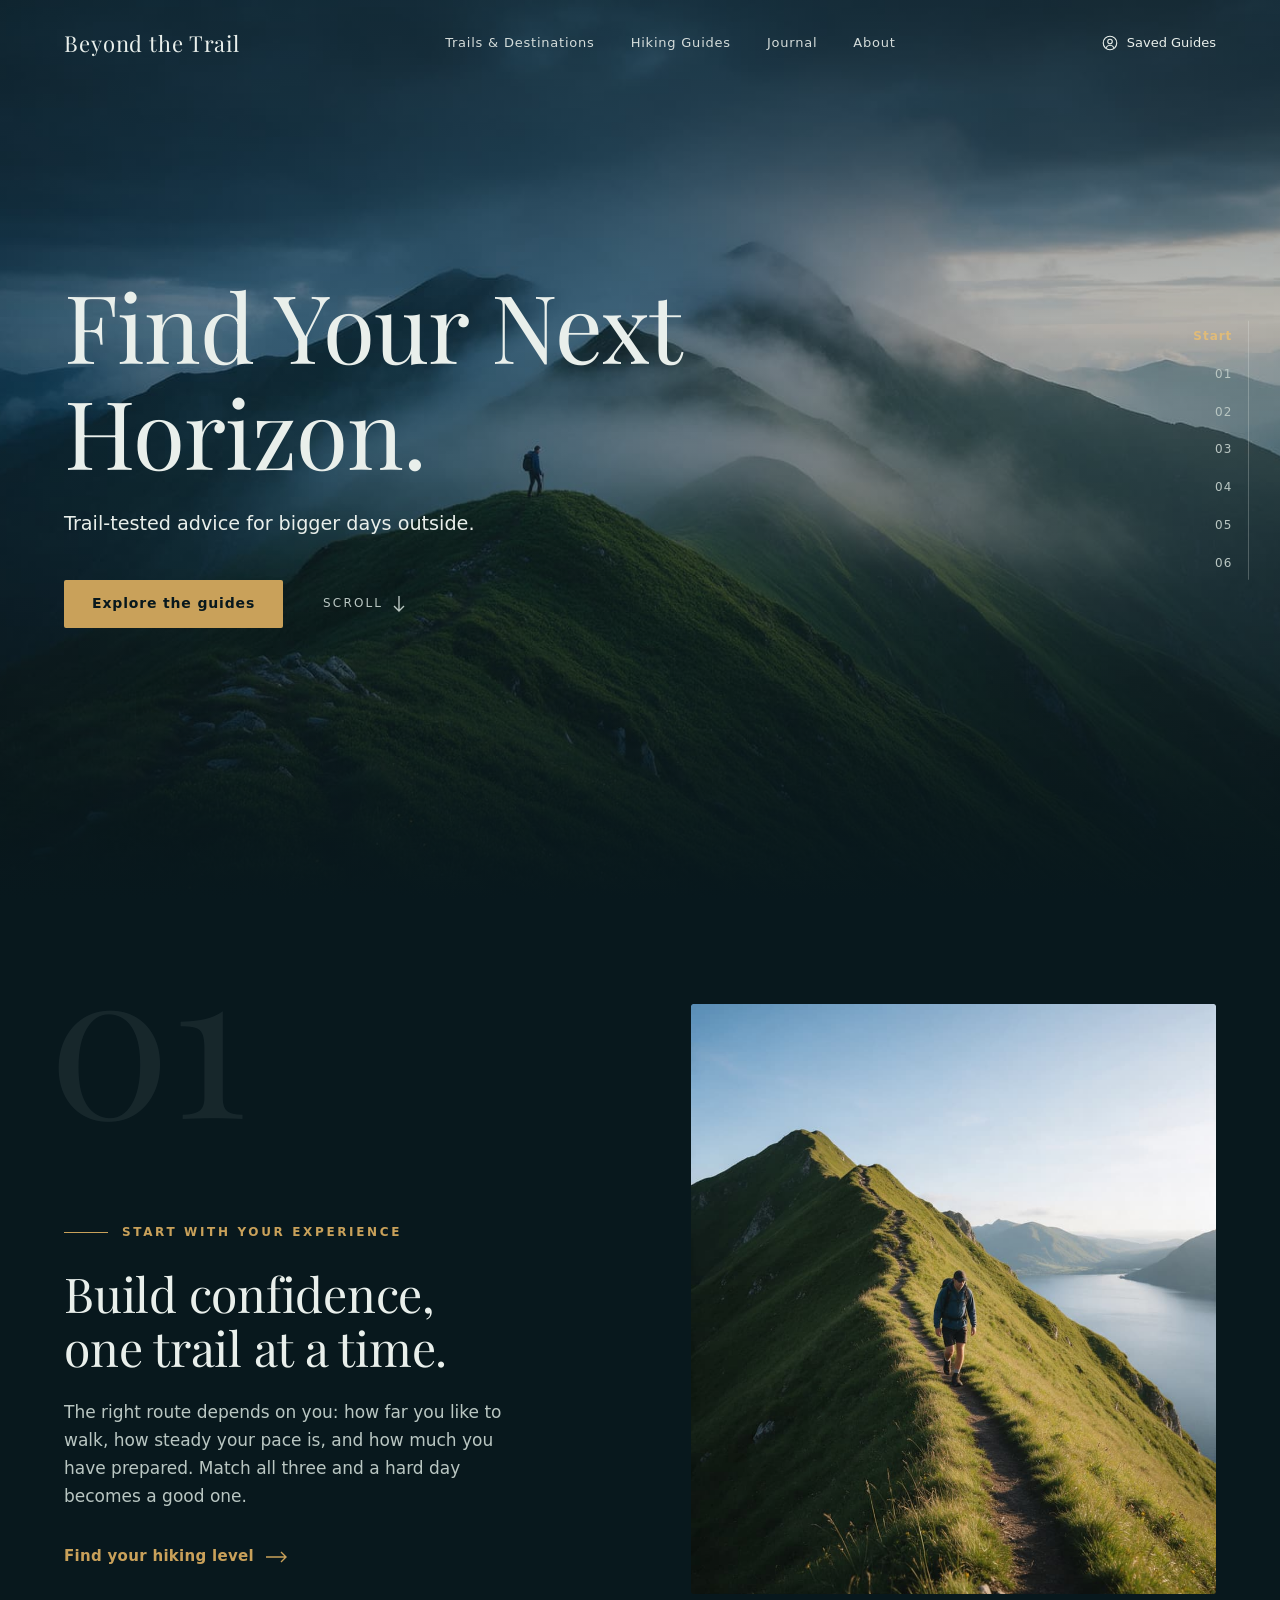
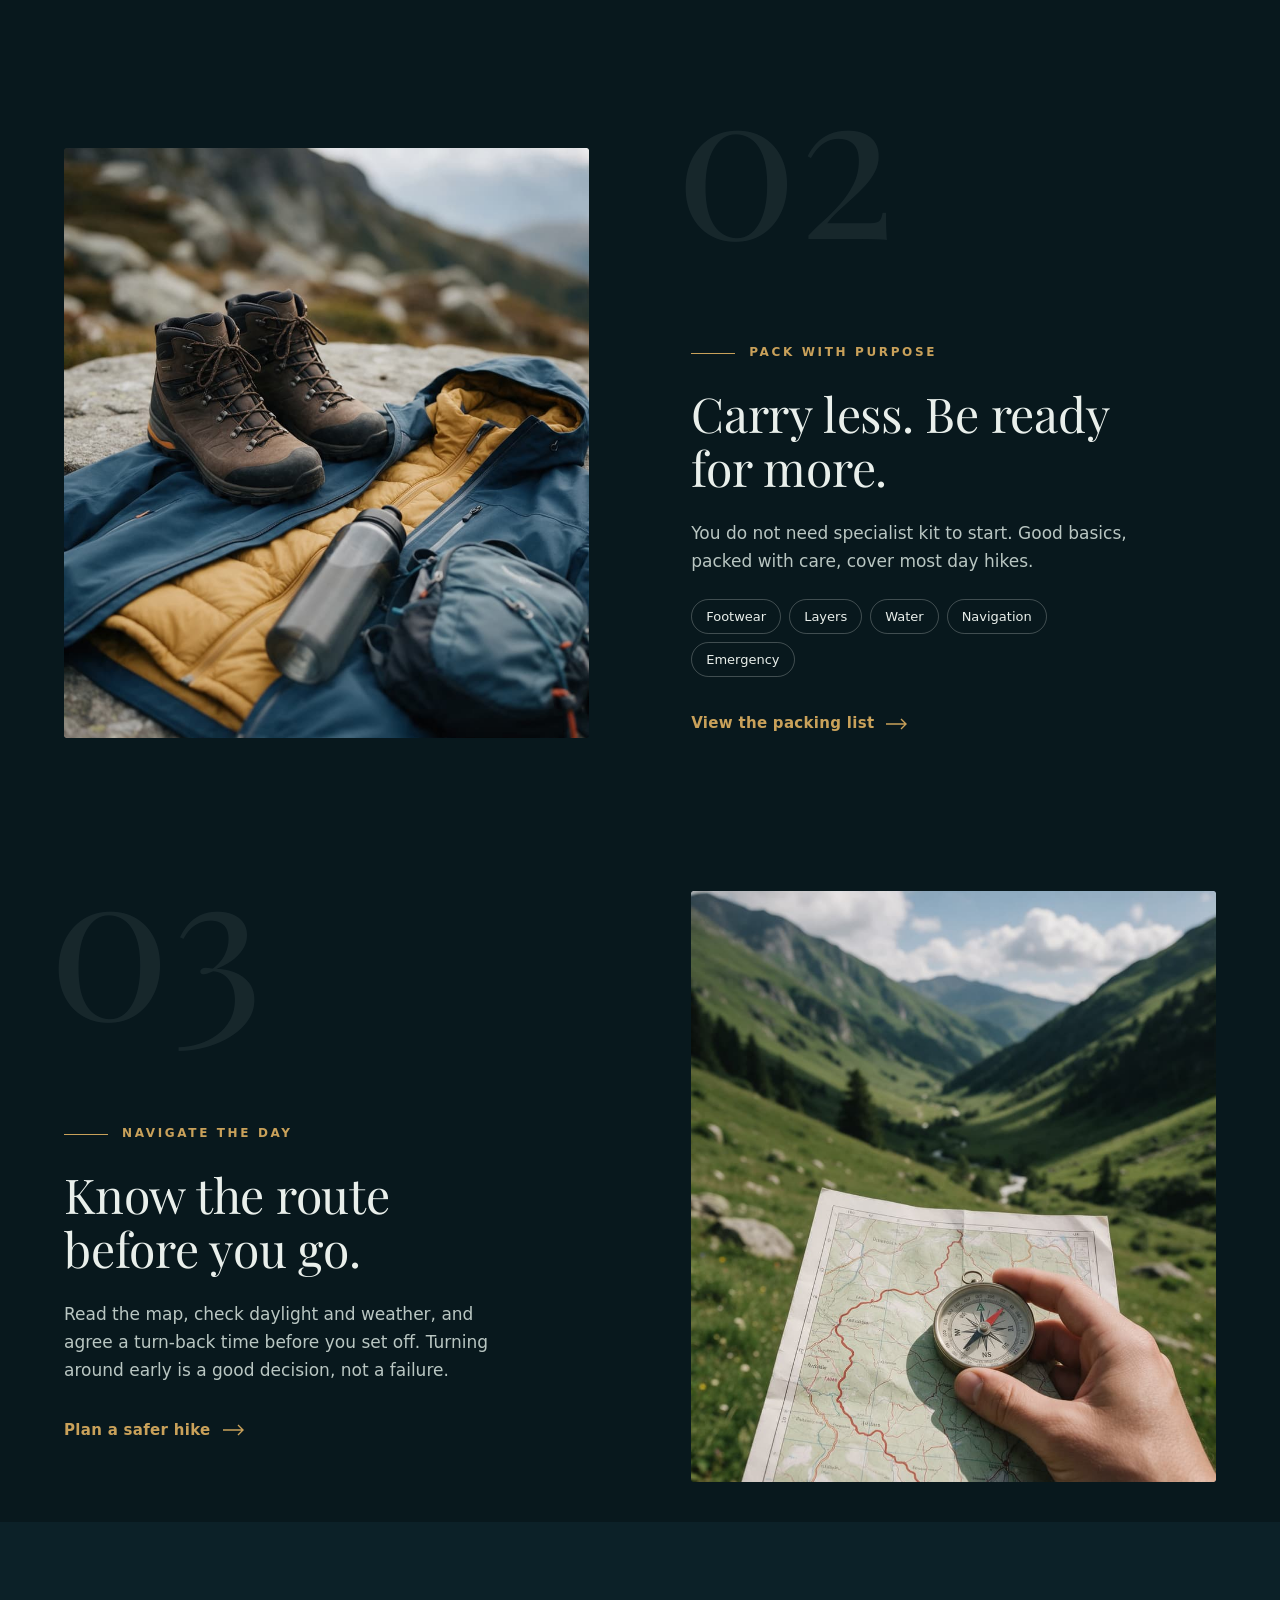
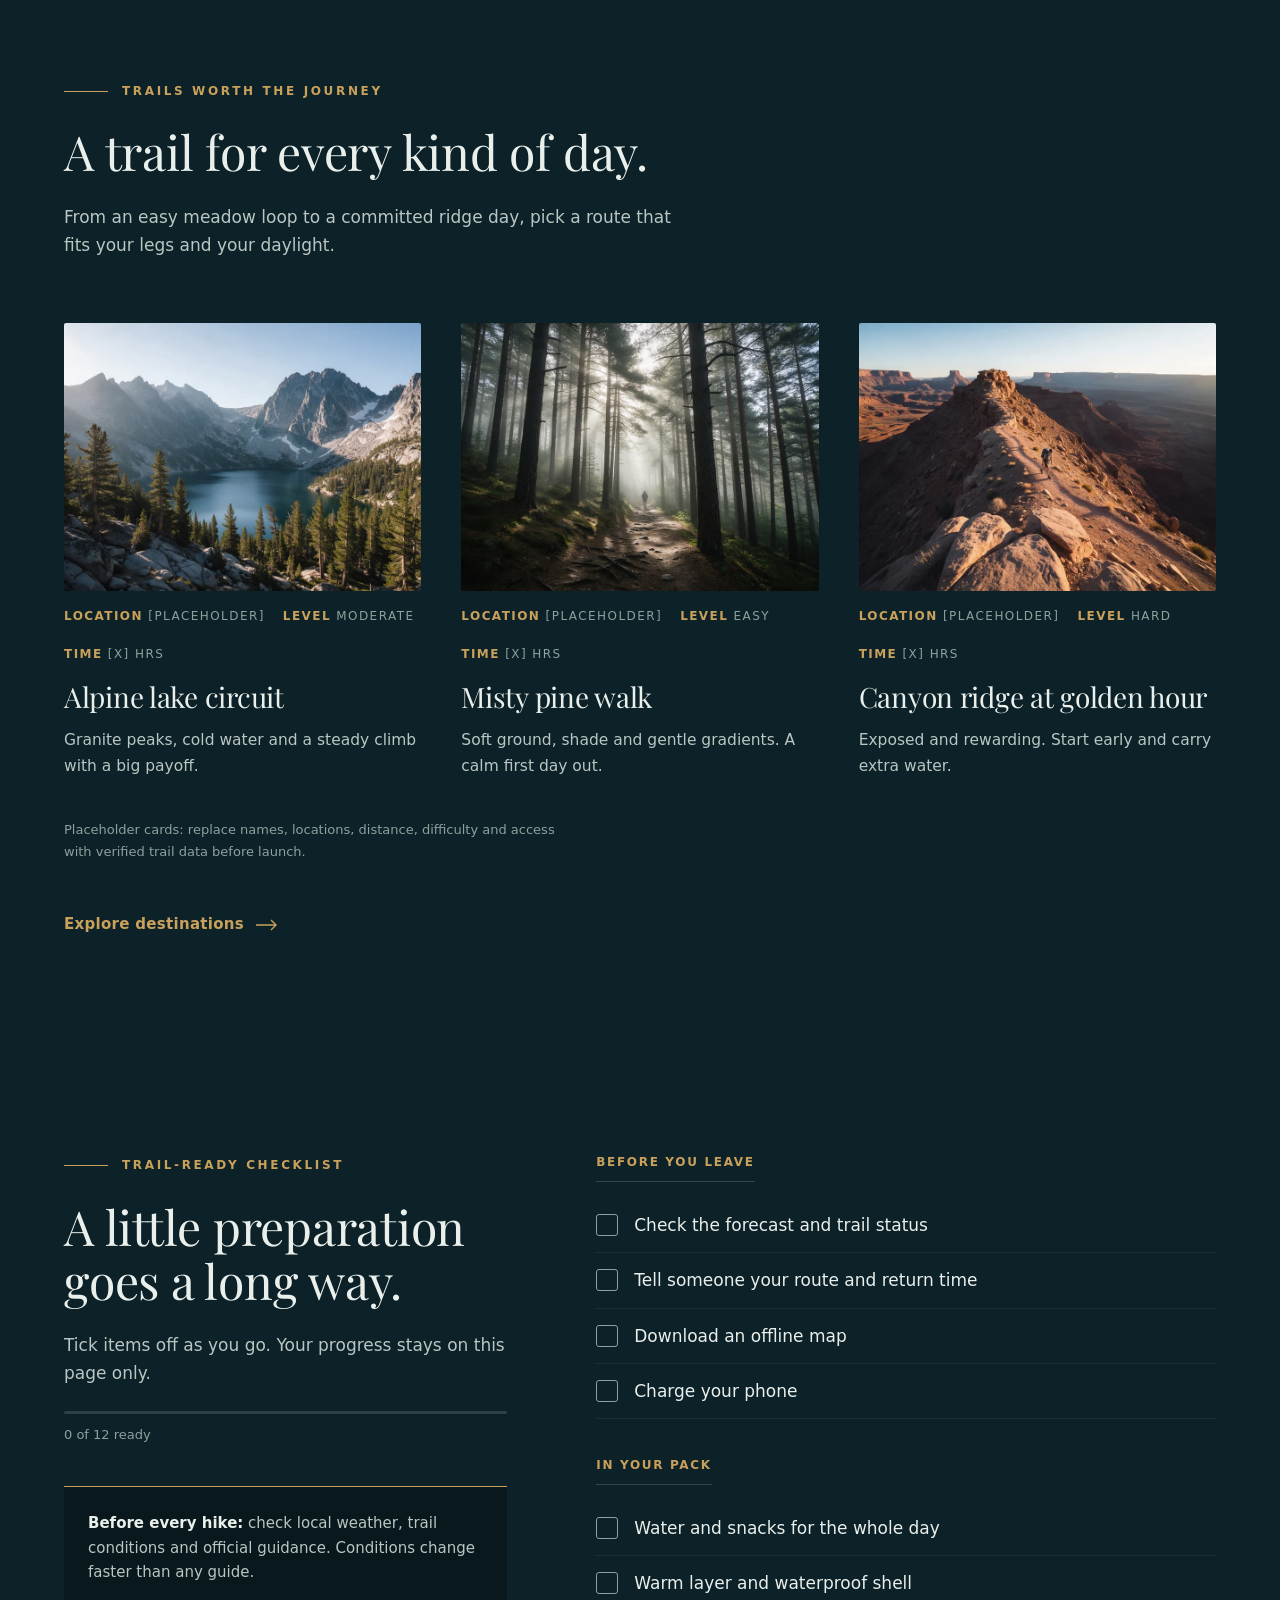
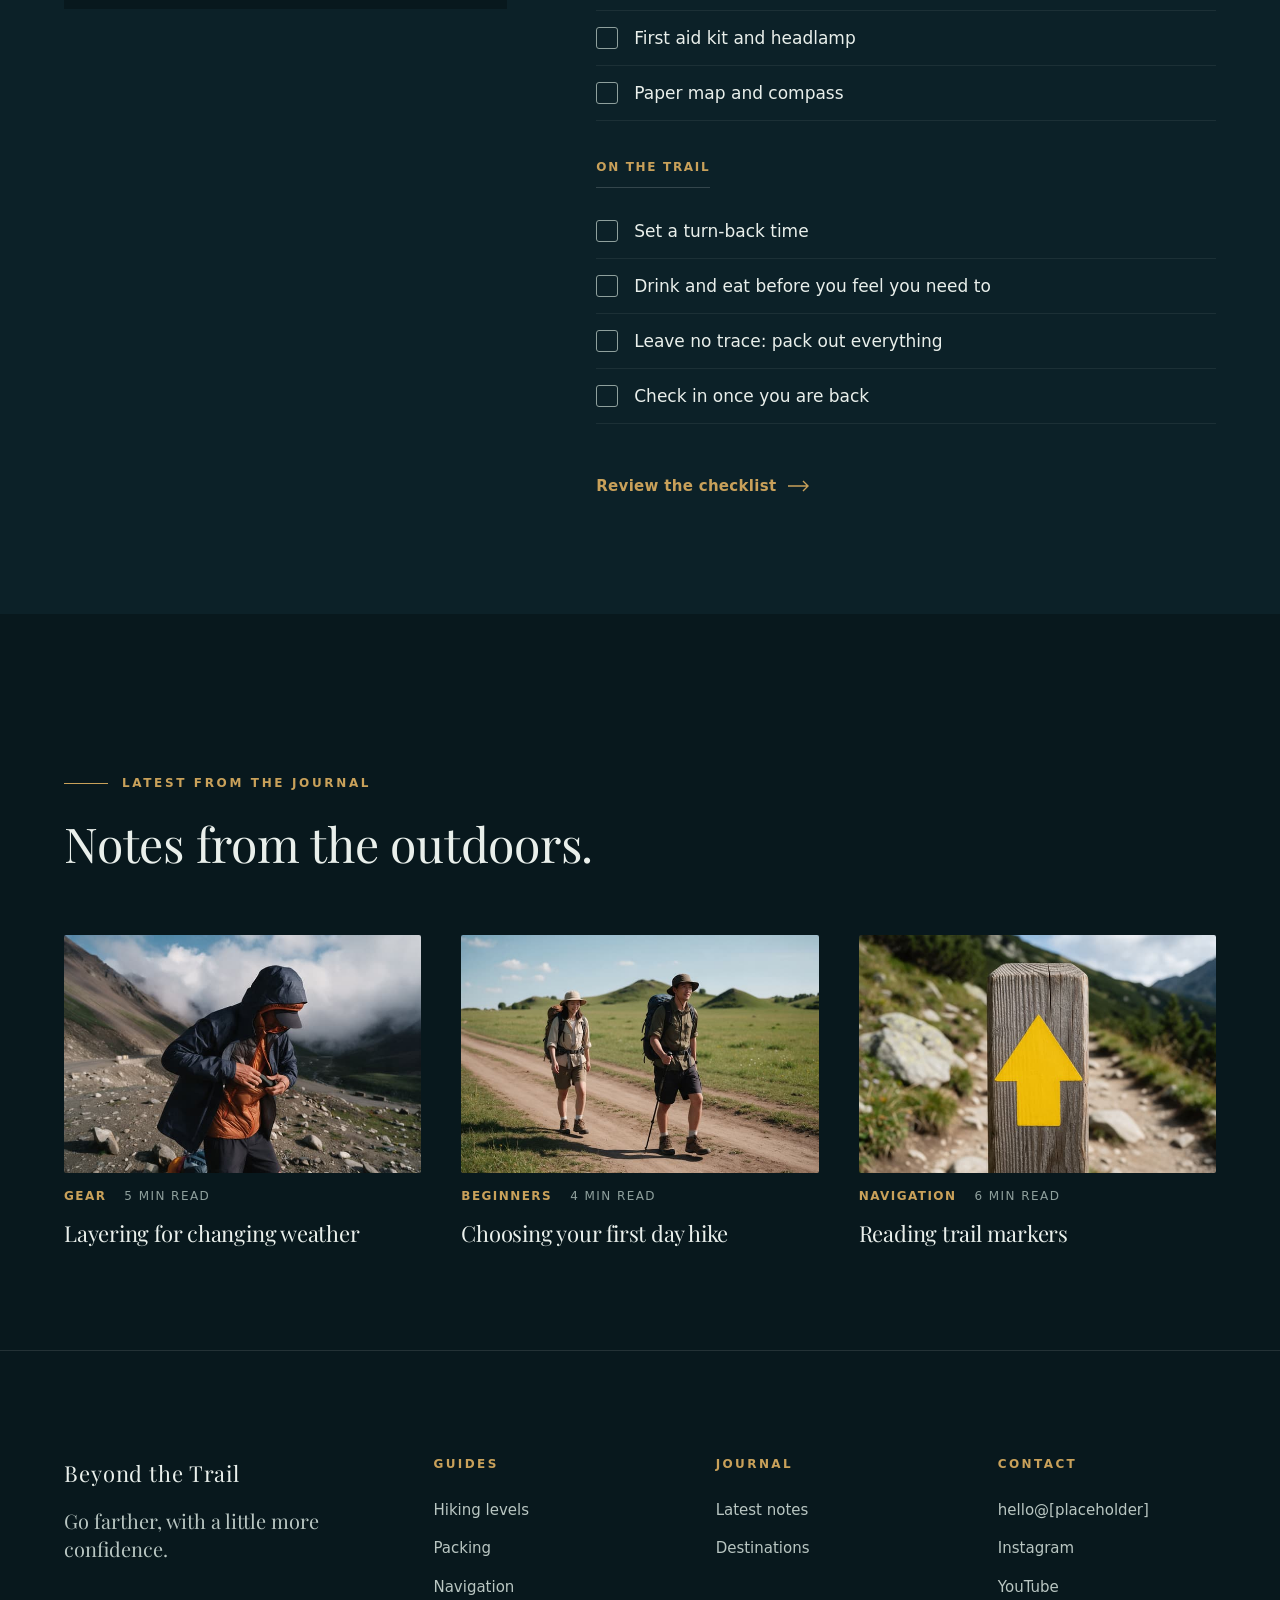
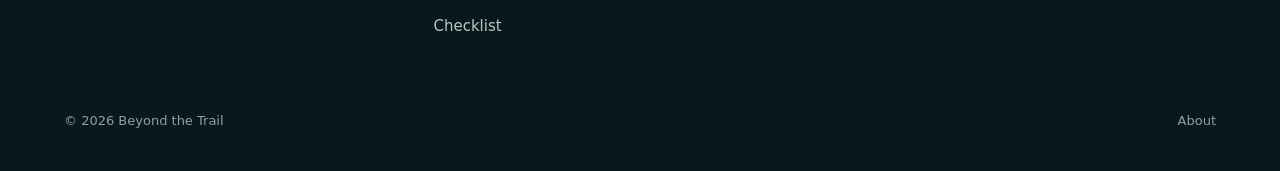
<file: index.html>
<!DOCTYPE html>
<html lang="en">
<head>
<meta charset="utf-8">
<meta name="viewport" content="width=device-width, initial-scale=1">
<title>Beyond the Trail — Hiking guides for bigger days outside</title>
<meta name="description" content="Trail-tested advice for bigger days outside: hiking levels, packing, navigation, destinations and a trail-ready checklist.">
<link rel="stylesheet" href="assets/styles.css">
</head>
<body class="no-js">
<a class="skip" href="#main">Skip to content</a>

<header class="nav" id="nav">
  <a class="brand" href="index.html" aria-label="Beyond the Trail, home">Beyond the Trail</a>
  <ul id="menu">
    <li><a href="trails.html">Trails &amp; Destinations</a></li>
    <li><a href="guides.html">Hiking Guides</a></li>
    <li><a href="journal.html">Journal</a></li>
    <li><a href="about.html">About</a></li>
  </ul>
  <div class="nav-right">
    <a class="acct" href="guides.html#checklist"><svg viewBox="0 0 24 24" fill="none" stroke="currentColor" stroke-width="1.5" aria-hidden="true"><circle cx="12" cy="12" r="9"/><circle cx="12" cy="10" r="3"/><path d="M6.5 18.5c1.5-2.5 3.2-3.5 5.5-3.5s4 1 5.5 3.5"/></svg><span>Saved Guides</span></a>
    <button class="menu-btn" id="menuBtn" aria-expanded="false" aria-controls="menu" aria-label="Menu"><svg width="20" height="14" viewBox="0 0 20 14" fill="none" stroke="currentColor" stroke-width="1.5"><path d="M0 1h20M0 7h20M0 13h20"/></svg></button>
  </div>
</header>

<nav class="index" id="index" aria-label="Page sections">
  <a href="#top" class="on">Start</a><a href="#experience">01</a><a href="#pack">02</a><a href="#navigate">03</a><a href="#trails">04</a><a href="#checklist">05</a><a href="#journal">06</a>
</nav>

<main id="main">
<section class="hero" id="top">
  <img class="hero-img" src="assets/images/hero.jpg" alt="A lone hiker standing small on a misty green ridge beneath dark, moving clouds" width="1920" height="1080">
  <div class="hero-copy">
    <h1>Find Your Next Horizon.</h1>
    <p>Trail-tested advice for bigger days outside.</p>
    <div class="hero-cta">
      <a class="btn" href="guides.html">Explore the guides</a>
      <a class="scroll-cue" href="#experience">Scroll <svg width="12" height="18" viewBox="0 0 12 18" fill="none" stroke="currentColor" stroke-width="1.4" aria-hidden="true"><path d="M6 1v15M1 11l5 5 5-5"/></svg></a>
    </div>
  </div>
</section>

<section class="ed" id="experience">
  <div class="wrap">
    <div class="copy rv">
      <span class="num" aria-hidden="true">01</span>
      <div class="label">Start with your experience</div>
      <h2>Build confidence, one trail at a time.</h2>
      <p>The right route depends on you: how far you like to walk, how steady your pace is, and how much you have prepared. Match all three and a hard day becomes a good one.</p>
      <a class="link" href="guides.html#levels">Find your hiking level <svg viewBox="0 0 22 12" fill="none" stroke="currentColor" stroke-width="1.4" aria-hidden="true"><path d="M0 6h20M15 1l5 5-5 5"/></svg></a>
    </div>
    <div class="media rv"><img src="assets/images/exp.jpg" alt="A hiker walking a narrow grass ridge above a calm lake" loading="lazy" width="900" height="1200"></div>
  </div>
</section>

<section class="ed flip" id="pack">
  <div class="wrap">
    <div class="copy rv">
      <span class="num" aria-hidden="true">02</span>
      <div class="label">Pack with purpose</div>
      <h2>Carry less. Be ready for more.</h2>
      <p>You do not need specialist kit to start. Good basics, packed with care, cover most day hikes.</p>
      <ul class="quick" aria-label="Essentials">
        <li>Footwear</li><li>Layers</li><li>Water</li><li>Navigation</li><li>Emergency</li>
      </ul>
      <a class="link" href="guides.html#pack">View the packing list <svg viewBox="0 0 22 12" fill="none" stroke="currentColor" stroke-width="1.4" aria-hidden="true"><path d="M0 6h20M15 1l5 5-5 5"/></svg></a>
    </div>
    <div class="media rv"><img src="assets/images/pack.jpg" alt="Hiking boots, a layered jacket and a water bottle laid out on a rock" loading="lazy" width="900" height="1200"></div>
  </div>
</section>

<section class="ed" id="navigate">
  <div class="wrap">
    <div class="copy rv">
      <span class="num" aria-hidden="true">03</span>
      <div class="label">Navigate the day</div>
      <h2>Know the route before you go.</h2>
      <p>Read the map, check daylight and weather, and agree a turn-back time before you set off. Turning around early is a good decision, not a failure.</p>
      <a class="link" href="guides.html#navigate">Plan a safer hike <svg viewBox="0 0 22 12" fill="none" stroke="currentColor" stroke-width="1.4" aria-hidden="true"><path d="M0 6h20M15 1l5 5-5 5"/></svg></a>
    </div>
    <div class="media rv"><img src="assets/images/nav.jpg" alt="A hand holding a compass over a paper trail map, green valley behind" loading="lazy" width="900" height="1200"></div>
  </div>
</section>

<section class="trails bg-alt" id="trails">
  <div class="wrap">
    <div class="head rv">
      <div class="label">Trails worth the journey</div>
      <h2>A trail for every kind of day.</h2>
      <p>From an easy meadow loop to a committed ridge day, pick a route that fits your legs and your daylight.</p>
    </div>
    <div class="cards">
      <a class="card rv" href="trails.html">
        <div class="ph"><img src="assets/images/t1.jpg" alt="Alpine lake below jagged granite peaks and pines" loading="lazy" width="800" height="600"></div>
        <div class="meta"><span><b>Location</b> [Placeholder]</span><span><b>Level</b> Moderate</span><span><b>Time</b> [x] hrs</span></div>
        <h3>Alpine lake circuit</h3>
        <p>Granite peaks, cold water and a steady climb with a big payoff.</p>
      </a>
      <a class="card rv" href="trails.html">
        <div class="ph"><img src="assets/images/t2.jpg" alt="A forest trail through tall pines with fog and light" loading="lazy" width="800" height="600"></div>
        <div class="meta"><span><b>Location</b> [Placeholder]</span><span><b>Level</b> Easy</span><span><b>Time</b> [x] hrs</span></div>
        <h3>Misty pine walk</h3>
        <p>Soft ground, shade and gentle gradients. A calm first day out.</p>
      </a>
      <a class="card rv" href="trails.html">
        <div class="ph"><img src="assets/images/t3.jpg" alt="A hiker on a golden-hour canyon ridge trail" loading="lazy" width="800" height="600"></div>
        <div class="meta"><span><b>Location</b> [Placeholder]</span><span><b>Level</b> Hard</span><span><b>Time</b> [x] hrs</span></div>
        <h3>Canyon ridge at golden hour</h3>
        <p>Exposed and rewarding. Start early and carry extra water.</p>
      </a>
    </div>
    <p class="ph-note">Placeholder cards: replace names, locations, distance, difficulty and access with verified trail data before launch.</p>
    <div class="more"><a class="link" href="trails.html">Explore destinations <svg viewBox="0 0 22 12" fill="none" stroke="currentColor" stroke-width="1.4" aria-hidden="true"><path d="M0 6h20M15 1l5 5-5 5"/></svg></a></div>
  </div>
</section>

<section class="check" id="checklist">
  <div class="wrap grid">
    <div>
      <div class="head rv">
        <div class="label">Trail-ready checklist</div>
        <h2>A little preparation goes a long way.</h2>
        <p>Tick items off as you go. Your progress stays on this page only.</p>
      </div>
      <div class="progress" aria-live="polite">
        <div class="bar"><i id="bar"></i></div>
        <small id="count">0 of 12 ready</small>
      </div>
      <div class="notice rv"><strong>Before every hike:</strong> check local weather, trail conditions and official guidance. Conditions change faster than any guide.</div>
    </div>
    <div class="groups rv">
      <fieldset class="group" style="border:0"><legend><h3>Before you leave</h3></legend>
        <ul>
          <li><label><input type="checkbox"><span>Check the forecast and trail status</span></label></li>
          <li><label><input type="checkbox"><span>Tell someone your route and return time</span></label></li>
          <li><label><input type="checkbox"><span>Download an offline map</span></label></li>
          <li><label><input type="checkbox"><span>Charge your phone</span></label></li>
        </ul>
      </fieldset>
      <fieldset class="group" style="border:0"><legend><h3>In your pack</h3></legend>
        <ul>
          <li><label><input type="checkbox"><span>Water and snacks for the whole day</span></label></li>
          <li><label><input type="checkbox"><span>Warm layer and waterproof shell</span></label></li>
          <li><label><input type="checkbox"><span>First aid kit and headlamp</span></label></li>
          <li><label><input type="checkbox"><span>Paper map and compass</span></label></li>
        </ul>
      </fieldset>
      <fieldset class="group" style="border:0"><legend><h3>On the trail</h3></legend>
        <ul>
          <li><label><input type="checkbox"><span>Set a turn-back time</span></label></li>
          <li><label><input type="checkbox"><span>Drink and eat before you feel you need to</span></label></li>
          <li><label><input type="checkbox"><span>Leave no trace: pack out everything</span></label></li>
          <li><label><input type="checkbox"><span>Check in once you are back</span></label></li>
        </ul>
      </fieldset>
      <a class="link" href="guides.html#checklist">Review the checklist <svg viewBox="0 0 22 12" fill="none" stroke="currentColor" stroke-width="1.4" aria-hidden="true"><path d="M0 6h20M15 1l5 5-5 5"/></svg></a>
    </div>
  </div>
</section>

<section class="journal" id="journal">
  <div class="wrap">
    <div class="head rv">
      <div class="label">Latest from the journal</div>
      <h2>Notes from the outdoors.</h2>
    </div>
    <div class="posts">
      <a class="post rv" href="journal.html">
        <div class="ph"><img src="assets/images/j1.jpg" alt="A hiker pulling on a waterproof shell as clouds close in" loading="lazy" width="700" height="467"></div>
        <div class="meta"><b>Gear</b><span>5 min read</span></div>
        <h3>Layering for changing weather</h3>
      </a>
      <a class="post rv" href="journal.html">
        <div class="ph"><img src="assets/images/j2.jpg" alt="Two hikers on a wide dirt path across a sunny meadow" loading="lazy" width="700" height="467"></div>
        <div class="meta"><b>Beginners</b><span>4 min read</span></div>
        <h3>Choosing your first day hike</h3>
      </a>
      <a class="post rv" href="journal.html">
        <div class="ph"><img src="assets/images/j3.jpg" alt="A yellow arrow marker on a wooden post beside a mountain path" loading="lazy" width="700" height="467"></div>
        <div class="meta"><b>Navigation</b><span>6 min read</span></div>
        <h3>Reading trail markers</h3>
      </a>
    </div>
  </div>
</section>
</main>

<footer id="footer">
  <div class="wrap">
    <div class="foot">
      <div><a class="brand" href="index.html">Beyond the Trail</a><p>Go farther, with a little more confidence.</p></div>
      <div><h4>Guides</h4><ul><li><a href="guides.html#levels">Hiking levels</a></li><li><a href="guides.html#pack">Packing</a></li><li><a href="guides.html#navigate">Navigation</a></li><li><a href="guides.html#checklist">Checklist</a></li></ul></div>
      <div><h4>Journal</h4><ul><li><a href="journal.html">Latest notes</a></li><li><a href="trails.html">Destinations</a></li></ul></div>
      <div><h4>Contact</h4><ul><li><a href="about.html#contact">hello@[placeholder]</a></li><li><a href="#footer">Instagram</a></li><li><a href="#footer">YouTube</a></li></ul></div>
    </div>
    <div class="legal"><span>© 2026 Beyond the Trail</span><span><a href="about.html">About</a></span></div>
  </div>
</footer>

<script>
document.body.classList.remove('no-js');
(function(){
  var nav=document.getElementById('nav');
  function s(){nav.classList.toggle('solid',window.scrollY>60)}
  s();addEventListener('scroll',s,{passive:true});
  var btn=document.getElementById('menuBtn'),menu=document.getElementById('menu');
  btn.addEventListener('click',function(){var o=menu.classList.toggle('open');btn.setAttribute('aria-expanded',o)});
  menu.addEventListener('click',function(e){if(e.target.tagName==='A'){menu.classList.remove('open');btn.setAttribute('aria-expanded','false')}});
  var rv=document.querySelectorAll('.rv');
  if('IntersectionObserver' in window){
    var io=new IntersectionObserver(function(es){es.forEach(function(e){if(e.isIntersecting){e.target.classList.add('in');io.unobserve(e.target)}})},{threshold:.12});
    rv.forEach(function(el){io.observe(el)});
    var links=[].slice.call(document.querySelectorAll('#index a'));
    var map={};links.forEach(function(a){map[a.getAttribute('href').slice(1)]=a});
    var so=new IntersectionObserver(function(es){es.forEach(function(e){if(e.isIntersecting&&map[e.target.id]){links.forEach(function(a){a.classList.remove('on')});map[e.target.id].classList.add('on')}})},{rootMargin:'-45% 0px -50% 0px'});
    Object.keys(map).forEach(function(id){var el=document.getElementById(id);if(el)so.observe(el)});
  } else {rv.forEach(function(el){el.classList.add('in')})}
  var boxes=[].slice.call(document.querySelectorAll('.group input')),bar=document.getElementById('bar'),count=document.getElementById('count');
  function up(){var n=boxes.filter(function(b){return b.checked}).length;bar.style.transform='scaleX('+(n/boxes.length)+')';count.textContent=n+' of '+boxes.length+' ready'}
  boxes.forEach(function(b){b.addEventListener('change',up)});
})();
</script>
</body>
</html>
</file>
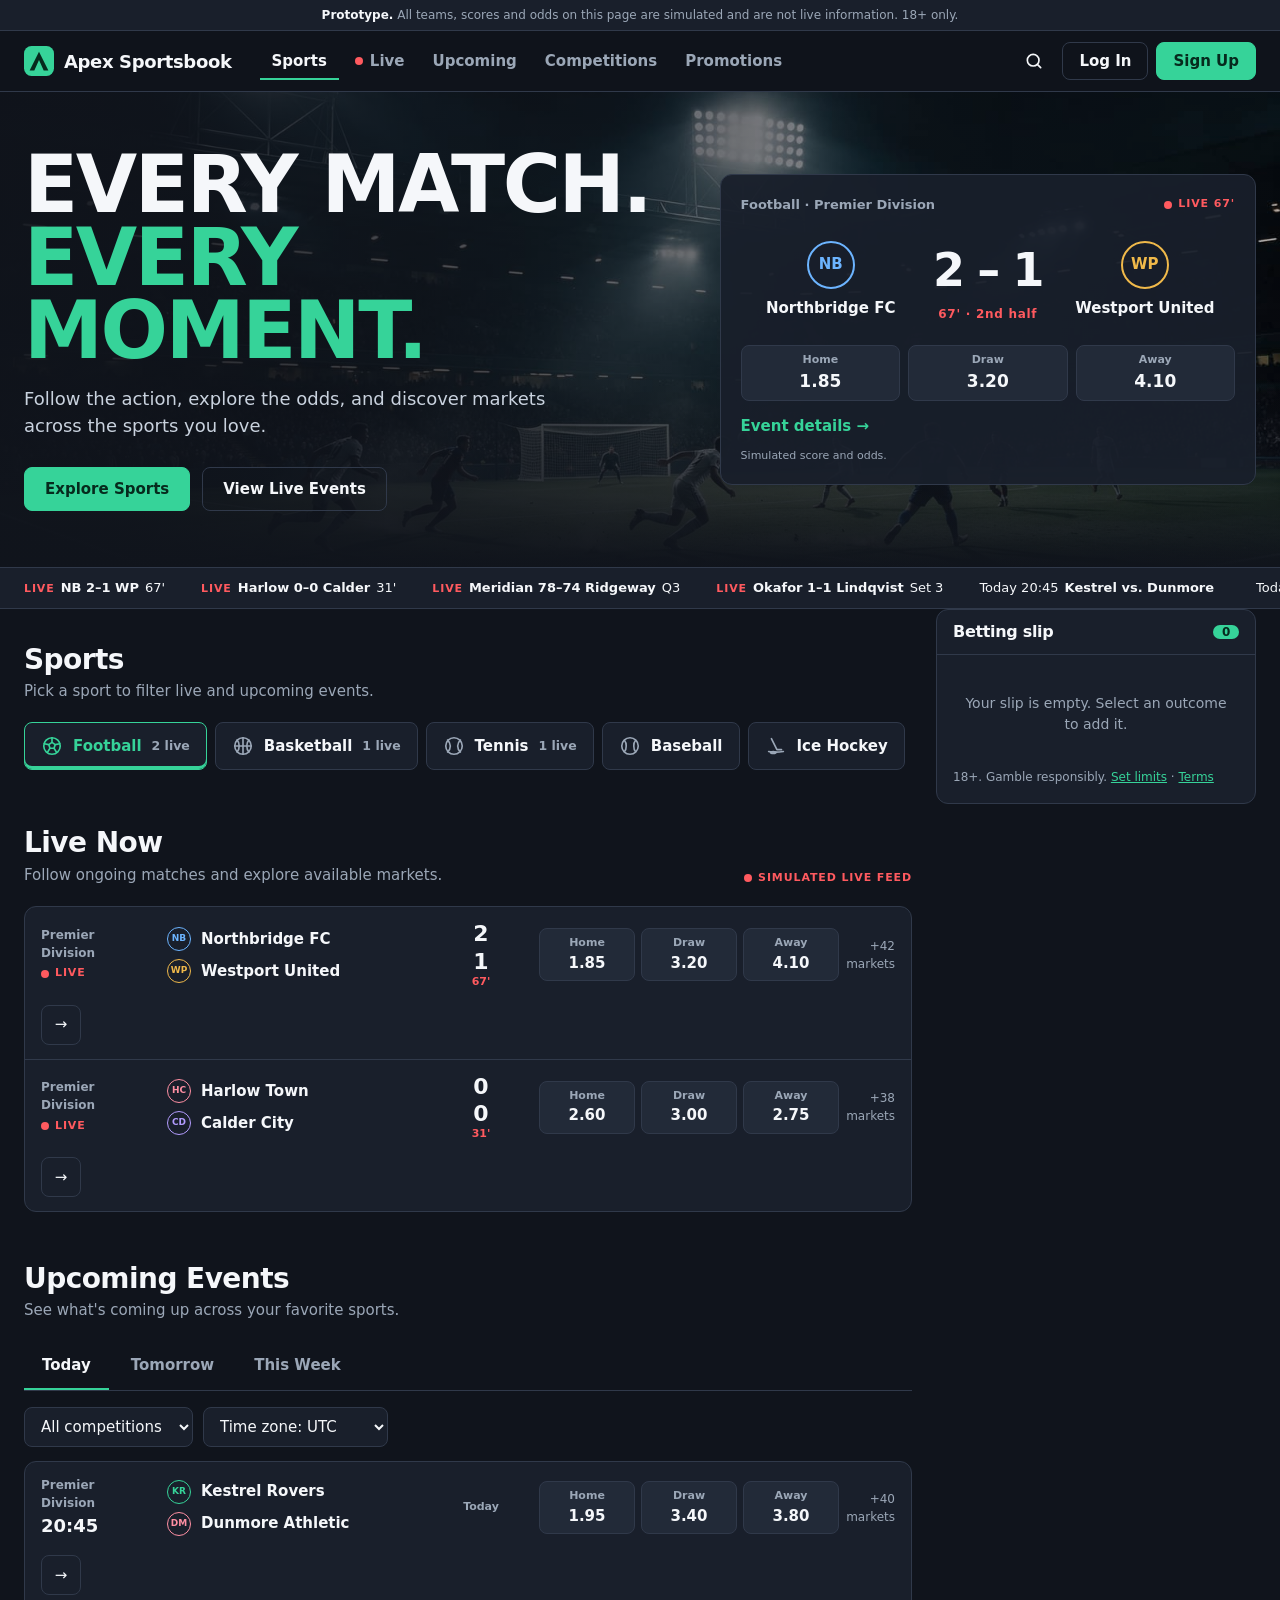
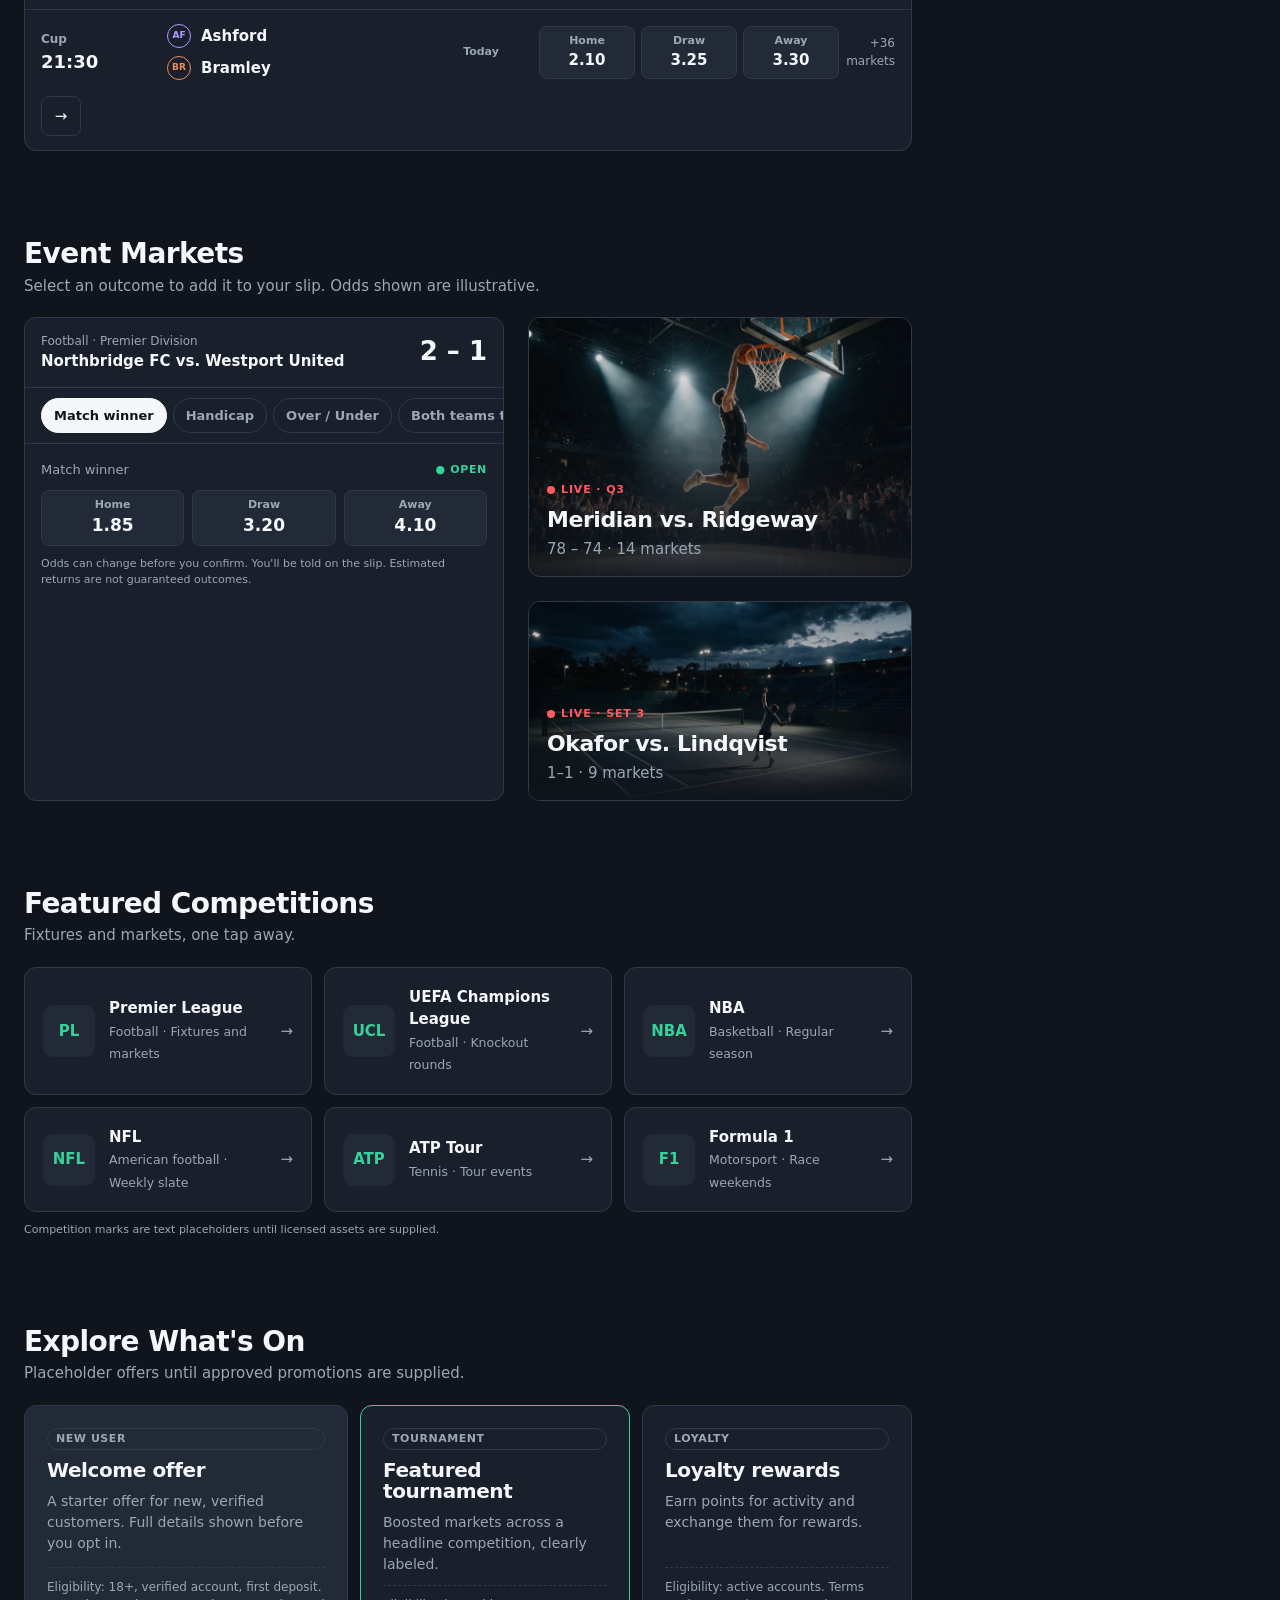
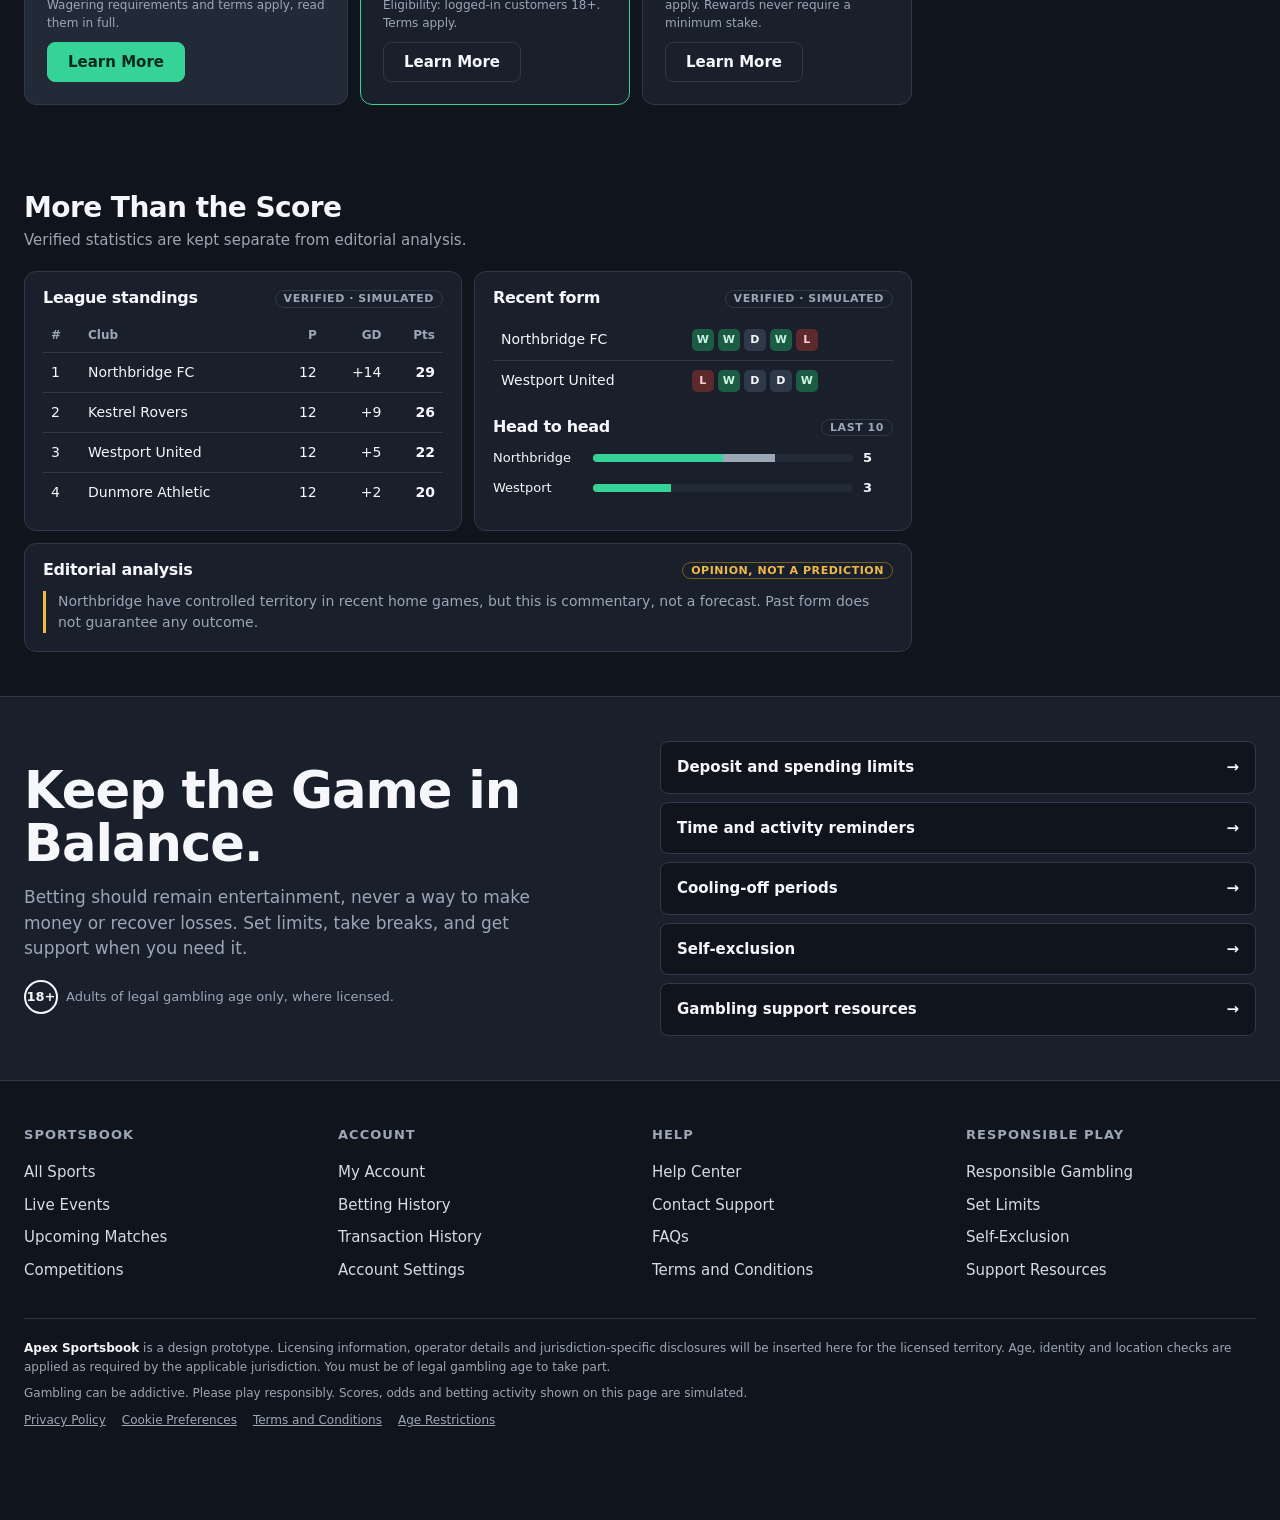
<file: sports-betting/index.html>
<!doctype html>
<html lang="en">
<head>
<meta charset="utf-8">
<meta name="viewport" content="width=device-width,initial-scale=1">
<title>Apex Sportsbook — Every Match. Every Moment.</title>
<style>
:root{--bg:#10141C;--surf:#191F2B;--card:#222A38;--acc:#36D399;--tx:#F5F7FA;--tx2:#9BA7B7;--bd:#30394A;--live:#FF5A5F;--r:8px;--font:Inter,Manrope,Geist,system-ui,-apple-system,"Segoe UI",Roboto,sans-serif}
*{box-sizing:border-box;margin:0;padding:0}
html{scroll-behavior:smooth}
body{background:var(--bg);color:var(--tx);font-family:var(--font);font-size:15px;line-height:1.5;-webkit-font-smoothing:antialiased}
img{display:block;max-width:100%;height:auto}
a{color:inherit;text-decoration:none}
button{font:inherit;color:inherit;cursor:pointer;background:none;border:0}
:focus-visible{outline:2px solid var(--acc);outline-offset:2px}
.num{font-variant-numeric:tabular-nums;font-feature-settings:"tnum"}
.wrap{max-width:1360px;margin:0 auto;padding:0 24px}
h1,h2,h3{letter-spacing:-.02em;line-height:1.05}
h2{font-size:28px;font-weight:800}
.sub{color:var(--tx2);margin-top:6px}
section{padding:44px 0}
.sec-head{display:flex;justify-content:space-between;align-items:flex-end;gap:16px;margin-bottom:20px;flex-wrap:wrap}
.btn{display:inline-flex;align-items:center;justify-content:center;gap:8px;height:44px;padding:0 20px;border-radius:var(--r);font-weight:700;border:1px solid var(--bd);transition:.15s}
.btn.pri{background:var(--acc);color:#062a1d;border-color:var(--acc)}
.btn.pri:hover{background:#4be3ac}
.btn.ghost:hover{border-color:var(--tx2)}
.badge{display:inline-flex;align-items:center;gap:6px;font-size:11px;font-weight:800;letter-spacing:.08em;text-transform:uppercase}
.badge.live{color:var(--live)}
.dot{width:8px;height:8px;border-radius:50%;background:var(--live);animation:pulse 1.6s infinite}
@keyframes pulse{50%{opacity:.35}}
@media (prefers-reduced-motion:reduce){.dot{animation:none}html{scroll-behavior:auto}}

/* sim bar + header */
.simbar{background:var(--surf);border-bottom:1px solid var(--bd);font-size:12px;color:var(--tx2);text-align:center;padding:6px 12px}
.simbar b{color:var(--tx)}
header{position:sticky;top:0;z-index:30;background:rgba(16,20,28,.96);border-bottom:1px solid var(--bd);backdrop-filter:blur(6px)}
.hd{display:flex;align-items:center;height:60px;gap:28px}
.logo{display:flex;align-items:center;gap:10px;font-weight:800;font-size:18px;letter-spacing:-.02em}
.logo svg{flex:none}
nav.main{display:flex;gap:4px;flex:1}
nav.main a{padding:8px 12px;border-radius:6px;font-weight:600;color:var(--tx2);display:flex;align-items:center;gap:7px}
nav.main a:hover,nav.main a[aria-current]{color:var(--tx)}
nav.main a[aria-current]{box-shadow:inset 0 -2px 0 var(--acc);border-radius:0}
.hd-r{display:flex;align-items:center;gap:8px}
.icon-btn{width:40px;height:40px;display:grid;place-items:center;border-radius:var(--r)}
.icon-btn:hover{background:var(--surf)}
.hd-r .btn{height:38px;padding:0 16px}
.menu-btn{display:none}

/* hero */
.hero{position:relative;padding:0;border-bottom:1px solid var(--bd);overflow:hidden}
.hero>img{position:absolute;inset:0;width:100%;height:100%;object-fit:cover;opacity:.9}
.hero::after{content:"";position:absolute;inset:0;background:linear-gradient(90deg,rgba(16,20,28,.94) 6%,rgba(16,20,28,.6) 50%,rgba(16,20,28,.15)),linear-gradient(0deg,var(--bg),transparent 40%)}
.hero .wrap{position:relative;z-index:2;display:grid;grid-template-columns:1.1fr .9fr;gap:40px;align-items:center;padding-top:56px;padding-bottom:56px}
.hero h1{font-size:clamp(44px,6.2vw,88px);font-weight:900;text-transform:uppercase;line-height:.92;letter-spacing:-.03em}
.hero h1 span{color:var(--acc)}
.hero p.lead{margin:18px 0 28px;color:#c9d2de;font-size:18px;max-width:46ch}
.ctas{display:flex;gap:12px;flex-wrap:wrap}
.fev{background:rgba(25,31,43,.94);border:1px solid var(--bd);border-radius:12px;padding:20px}
.fev-top{display:flex;justify-content:space-between;align-items:center;color:var(--tx2);font-size:13px;font-weight:600}
.fev-teams{display:grid;grid-template-columns:1fr auto 1fr;align-items:center;gap:12px;margin:22px 0}
.team{display:flex;flex-direction:column;align-items:center;gap:8px;text-align:center;font-weight:700}
.crest{width:48px;height:48px;border-radius:50%;display:grid;place-items:center;font-weight:900;font-size:15px;border:2px solid}
.score{font-size:46px;font-weight:900;letter-spacing:-.04em}
.score small{display:block;text-align:center;font-size:12px;font-weight:700;color:var(--live);letter-spacing:.06em}
.odds3{display:grid;grid-template-columns:repeat(3,1fr);gap:8px}
.odd{display:flex;flex-direction:column;align-items:center;justify-content:center;min-height:52px;padding:6px 8px;border-radius:var(--r);background:var(--card);border:1px solid var(--bd);font-weight:800;font-size:17px;transition:.12s}
.odd span{font-size:11px;font-weight:600;color:var(--tx2)}
.odd:hover{border-color:var(--tx2)}
.odd[aria-pressed=true]{background:var(--acc);border-color:var(--acc);color:#062a1d}
.odd[aria-pressed=true] span{color:#0b5236}
.odd[aria-pressed=true]::after{content:"Selected";font-size:10px;font-weight:800;text-transform:uppercase;letter-spacing:.06em}
.fev-link{display:inline-block;margin-top:14px;font-weight:700;color:var(--acc)}
.fev-link:hover{text-decoration:underline}
.simtag{font-size:11px;color:var(--tx2);margin-top:10px}

/* ticker */
.ticker{background:var(--surf);border-bottom:1px solid var(--bd);overflow:hidden}
.ticker .row{display:flex;gap:36px;padding:10px 24px;white-space:nowrap;overflow-x:auto;scrollbar-width:none;font-size:13px}
.ticker .row::-webkit-scrollbar{display:none}
.ticker b{margin:0 6px}
.ticker .l{color:var(--live);font-weight:800;font-size:11px;letter-spacing:.08em}

/* layout */
.shell{display:grid;grid-template-columns:minmax(0,1fr) 320px;gap:24px;align-items:start}
.slip{position:sticky;top:76px;background:var(--surf);border:1px solid var(--bd);border-radius:12px;overflow:hidden}
.slip h3{font-size:16px;padding:14px 16px;border-bottom:1px solid var(--bd);display:flex;justify-content:space-between;align-items:center}
.slip .cnt{background:var(--acc);color:#062a1d;border-radius:99px;font-size:12px;padding:1px 9px;font-weight:800}
.slip-body{padding:16px}
.slip-empty{color:var(--tx2);font-size:14px;text-align:center;padding:22px 8px}
.sel{background:var(--card);border:1px solid var(--bd);border-radius:var(--r);padding:12px;position:relative}
.sel .m{color:var(--tx2);font-size:12px}
.sel .o{display:flex;justify-content:space-between;font-weight:800;margin-top:4px}
.sel .rm{position:absolute;top:6px;right:6px;width:28px;height:28px;color:var(--tx2);border-radius:6px}
.sel .rm:hover{background:var(--bd);color:var(--tx)}
.sel .m{padding-right:26px}
label.fld{display:block;margin-top:14px;font-size:13px;font-weight:600;color:var(--tx2)}
.stake{display:flex;align-items:center;margin-top:6px;background:var(--bg);border:1px solid var(--bd);border-radius:var(--r);height:46px;padding:0 12px;gap:6px}
.stake:focus-within{border-color:var(--acc)}
.stake input{flex:1;min-width:0;background:none;border:0;color:var(--tx);font:inherit;font-weight:700;font-size:17px;outline:0}
.err{color:#ff8a8e;font-size:12px;min-height:18px;margin-top:6px}
.ret{display:flex;justify-content:space-between;margin-top:8px;padding-top:12px;border-top:1px dashed var(--bd);font-weight:700}
.ret small{display:block;color:var(--tx2);font-weight:500;font-size:12px}
.slip .btn{width:100%;margin-top:14px}
.slip .btn[disabled]{opacity:.45;cursor:not-allowed}
.rg-note{font-size:12px;color:var(--tx2);margin-top:12px;line-height:1.45}
.rg-note a{color:var(--acc);text-decoration:underline}
.slip-clear{display:block;margin:10px auto 0;color:var(--tx2);font-size:13px;text-decoration:underline}
.toast{margin-top:12px;padding:10px 12px;border-radius:var(--r);background:#14392c;border:1px solid #1f6b50;font-size:13px}
.toast.warn{background:#3b2f14;border-color:#7a5f1c}

/* sports nav */
.sports{display:flex;gap:8px;overflow-x:auto;padding-bottom:6px;scrollbar-width:thin}
.sport{flex:none;display:flex;align-items:center;gap:10px;padding:10px 16px;border-radius:var(--r);background:var(--surf);border:1px solid var(--bd);font-weight:700;min-height:48px}
.sport svg{color:var(--tx2)}
.sport small{color:var(--tx2);font-weight:600}
.sport:hover{border-color:var(--tx2)}
.sport[aria-selected=true]{border-color:var(--acc);color:var(--acc);box-shadow:inset 0 -3px 0 var(--acc)}
.sport[aria-selected=true] svg{color:var(--acc)}

/* rows */
.list{border:1px solid var(--bd);border-radius:12px;overflow:hidden;background:var(--surf)}
.row-ev{display:grid;grid-template-columns:110px minmax(0,1fr) 84px minmax(0,300px) 40px;gap:16px;align-items:center;padding:14px 16px;border-top:1px solid var(--bd)}
.row-ev:first-child{border-top:0}
.row-ev .comp{font-size:12px;color:var(--tx2);font-weight:600}
.mt{display:flex;flex-direction:column;gap:8px;min-width:0}
.mt .t{display:flex;align-items:center;gap:10px;font-weight:700;min-width:0}
.mt .t span.n{overflow:hidden;text-overflow:ellipsis;white-space:nowrap}
.crest.sm{width:24px;height:24px;font-size:9px;border-width:1.5px;flex:none}
.sc{font-size:22px;font-weight:900;display:flex;flex-direction:column;gap:2px;align-items:center;line-height:1.15}
.sc small{font-size:11px;color:var(--live);font-weight:800}
.row-ev .odds3{gap:6px}
.row-ev .odd{min-height:44px;font-size:15px}
.more{display:flex;flex-direction:column;align-items:flex-end;font-size:12px;color:var(--tx2)}
.row-ev .go{width:40px;height:40px;display:grid;place-items:center;border-radius:var(--r);border:1px solid var(--bd)}
.row-ev .go:hover{border-color:var(--acc);color:var(--acc)}
.tabs{display:flex;gap:4px;border-bottom:1px solid var(--bd);margin-bottom:16px;overflow-x:auto}
.tab{padding:12px 18px;font-weight:700;color:var(--tx2);border-bottom:3px solid transparent;margin-bottom:-1px;white-space:nowrap}
.tab[aria-selected=true]{color:var(--tx);border-color:var(--acc)}
.filters{display:flex;gap:10px;margin-bottom:14px;flex-wrap:wrap}
select{background:var(--surf);color:var(--tx);border:1px solid var(--bd);border-radius:var(--r);height:40px;padding:0 12px;font:inherit}
.empty{padding:36px;text-align:center;color:var(--tx2)}
.t-start{font-weight:800;font-size:18px}

/* competitions */
.comps{display:grid;grid-template-columns:repeat(3,1fr);gap:12px}
.comp-c{display:flex;gap:14px;align-items:center;padding:18px;border:1px solid var(--bd);border-radius:12px;background:var(--surf);transition:.15s}
.comp-c:hover{border-color:var(--acc)}
.comp-c .mk{width:52px;height:52px;border-radius:10px;background:var(--card);display:grid;place-items:center;font-weight:900;color:var(--acc);flex:none}
.comp-c b{display:block}
.comp-c small{color:var(--tx2)}
.comp-c .ar{margin-left:auto;color:var(--tx2)}

/* markets */
.mk-grid{display:grid;grid-template-columns:minmax(0,1fr) minmax(0,.8fr);gap:24px}
.photo-card{position:relative;border-radius:12px;overflow:hidden;border:1px solid var(--bd);min-height:260px}
.photo-card img{width:100%;height:100%;object-fit:cover;position:absolute;inset:0;opacity:.85}
.photo-card::after{content:"";position:absolute;inset:0;background:linear-gradient(0deg,rgba(16,20,28,.95),transparent 60%)}
.photo-card div{position:absolute;left:18px;right:18px;bottom:16px;z-index:2}
.photo-card h3{font-size:22px}
.mkt{background:var(--surf);border:1px solid var(--bd);border-radius:12px;overflow:hidden}
.mkt-h{padding:14px 16px;border-bottom:1px solid var(--bd);display:flex;justify-content:space-between;align-items:center}
.mkt-h .sc{flex-direction:row;gap:10px;font-size:26px}
.mtabs{display:flex;gap:6px;padding:10px 16px;border-bottom:1px solid var(--bd);overflow-x:auto}
.mtab{padding:7px 12px;border-radius:99px;border:1px solid var(--bd);font-weight:600;font-size:13px;white-space:nowrap;color:var(--tx2)}
.mtab[aria-selected=true]{background:var(--tx);color:var(--bg);border-color:var(--tx)}
.mkt-b{padding:16px}
.mkt-b .ln{display:flex;justify-content:space-between;align-items:center;gap:12px;margin-bottom:10px;font-size:13px;color:var(--tx2)}
.status{font-size:11px;font-weight:800;letter-spacing:.06em;text-transform:uppercase}
.status.open{color:var(--acc)}.status.susp{color:#f0b94a}

/* promos */
.promos{display:grid;grid-template-columns:1.2fr 1fr 1fr;gap:12px}
.promo{border:1px solid var(--bd);border-radius:12px;padding:22px;background:var(--surf);display:flex;flex-direction:column;gap:10px}
.promo.a{background:var(--card)}
.promo.b{border-color:var(--acc)}
.promo h3{font-size:20px}
.promo p{color:var(--tx2);font-size:14px}
.promo .el{font-size:12px;color:var(--tx2);border-top:1px dashed var(--bd);padding-top:10px;margin-top:auto}
.promo .btn{align-self:flex-start;height:40px}

/* insights */
.ins{display:grid;grid-template-columns:1fr 1fr;gap:12px}
.panel{background:var(--surf);border:1px solid var(--bd);border-radius:12px;padding:18px;overflow-x:auto}
.panel h3{font-size:16px;margin-bottom:12px;display:flex;justify-content:space-between;gap:8px}
.tag{font-size:11px;font-weight:700;color:var(--tx2);border:1px solid var(--bd);border-radius:99px;padding:2px 8px;text-transform:uppercase;letter-spacing:.05em;white-space:nowrap}
table{width:100%;border-collapse:collapse;font-size:14px}
th{text-align:left;color:var(--tx2);font-weight:600;font-size:12px;padding:6px 8px 8px;border-bottom:1px solid var(--bd)}
td{padding:9px 8px;border-bottom:1px solid var(--bd)}
td.r,th.r{text-align:right}
tr:last-child td{border-bottom:0}
.form{display:flex;gap:4px}
.form i{width:22px;height:22px;border-radius:5px;display:grid;place-items:center;font-style:normal;font-size:11px;font-weight:800;background:var(--card)}
.form i.w{background:#1c5c45;color:#c9f5e3}.form i.l{background:#5c2a2d;color:#ffd0d2}.form i.d{background:var(--bd)}
.bars .b{display:grid;grid-template-columns:90px 1fr 30px;gap:10px;align-items:center;font-size:13px;margin:10px 0}
.bars .tr{height:8px;border-radius:99px;background:var(--card);overflow:hidden;display:flex}
.bars .tr i{display:block;background:var(--acc)}
.bars .tr i.o{background:var(--tx2)}
.editorial{border-left:3px solid #f0b94a;padding-left:12px;color:var(--tx2);font-size:14px}

/* responsible */
.rg{background:var(--surf);border-block:1px solid var(--bd)}
.rg .wrap{display:grid;grid-template-columns:1fr 1fr;gap:40px;align-items:center}
.rg h2{font-size:clamp(32px,4vw,52px);font-weight:900}
.rg ul{list-style:none;display:grid;gap:8px}
.rg li a{display:flex;justify-content:space-between;padding:14px 16px;border:1px solid var(--bd);border-radius:var(--r);background:var(--bg);font-weight:600;min-height:48px;align-items:center}
.rg li a:hover{border-color:var(--acc)}
.age{display:inline-flex;gap:8px;align-items:center;margin-top:18px;font-size:13px;color:var(--tx2)}
.age b{border:2px solid var(--tx);border-radius:50%;width:34px;height:34px;display:grid;place-items:center;color:var(--tx)}

/* footer */
footer{padding:44px 0 90px}
.fcols{display:grid;grid-template-columns:repeat(4,1fr);gap:24px}
.fcols h4{font-size:13px;text-transform:uppercase;letter-spacing:.08em;color:var(--tx2);margin-bottom:12px}
.fcols a{display:block;padding:5px 0;color:#d5dce6}
.fcols a:hover{color:var(--acc)}
.legal{margin-top:32px;padding-top:20px;border-top:1px solid var(--bd);font-size:12px;color:var(--tx2);display:grid;gap:8px;line-height:1.55}
.legal nav{display:flex;gap:16px;flex-wrap:wrap}
.legal nav a{text-decoration:underline}

/* mobile bottom */
.mbar{display:none}
.sheet-bg{display:none}

@media (max-width:1100px){
 .shell{grid-template-columns:minmax(0,1fr)}
 .slip{position:fixed;left:0;right:0;bottom:0;top:auto;z-index:50;border-radius:16px 16px 0 0;max-height:82vh;overflow:auto;transform:translateY(105%);transition:transform .25s;border-bottom:0}
 .slip.open{transform:none}
 .sheet-bg.on{display:block;position:fixed;inset:0;background:rgba(0,0,0,.6);z-index:45}
 .mbar{display:grid;grid-template-columns:repeat(4,1fr);position:fixed;left:0;right:0;bottom:0;z-index:40;background:var(--surf);border-top:1px solid var(--bd);padding-bottom:env(safe-area-inset-bottom)}
 .mbar a,.mbar button{display:flex;flex-direction:column;align-items:center;justify-content:center;gap:2px;min-height:58px;font-size:11px;font-weight:700;color:var(--tx2);position:relative}
 .mbar .cnt{position:absolute;top:6px;left:calc(50% + 6px);background:var(--acc);color:#062a1d;border-radius:99px;font-size:10px;padding:0 6px;font-weight:800}
 .mbar [aria-current]{color:var(--acc)}
 .hero .wrap{grid-template-columns:1fr}
 .comps{grid-template-columns:repeat(2,1fr)}
 .promos{grid-template-columns:1fr 1fr}.promos .a{grid-column:1/-1}
 .mk-grid,.ins,.rg .wrap{grid-template-columns:1fr}
 .slip-x{display:grid!important}
}
@media (max-width:860px){
 nav.main{display:none}
 .menu-btn{display:grid}
 .hd{gap:8px}.hd-r{margin-left:auto}
 .hd-r .btn.ghost{display:none}
 nav.main.open{display:flex;position:absolute;top:60px;left:0;right:0;background:var(--bg);flex-direction:column;border-bottom:1px solid var(--bd);padding:8px 16px}
 .row-ev{grid-template-columns:minmax(0,1fr) auto;grid-template-areas:"comp comp" "mt sc" "odds odds" "more go"}
 .row-ev .comp{grid-area:comp}.row-ev .mt{grid-area:mt}.row-ev .sc{grid-area:sc}.row-ev .odds3{grid-area:odds}.row-ev .more{grid-area:more;align-items:flex-start}.row-ev .go{grid-area:go}
 .row-ev .odd{min-height:52px}
 .fcols{grid-template-columns:1fr 1fr}
}
@media (max-width:600px){
 .wrap{padding:0 16px}
 section{padding:32px 0}
 h2{font-size:24px}
 .hero .wrap{padding-top:32px;padding-bottom:32px}
 .hero p.lead{font-size:16px}
 .ctas .btn{flex:1}
 .comps,.promos{grid-template-columns:1fr}
 .logo span.tx{font-size:16px}
 .hd-r .btn.sign{padding:0 12px}
}
</style>
</head>
<body>
<div class="simbar"><b>Prototype.</b> All teams, scores and odds on this page are simulated and are not live information. 18+ only.</div>

<header>
 <div class="wrap hd">
  <a class="logo" href="#top" aria-label="Apex Sportsbook home">
   <svg width="30" height="30" viewBox="0 0 32 32" aria-hidden="true"><rect width="32" height="32" rx="8" fill="#36D399"/><path d="M16 6 6 26h5l5-11 5 11h5z" fill="#062a1d"/></svg>
   <span class="tx">Apex Sportsbook</span>
  </a>
  <nav class="main" id="mainnav" aria-label="Main">
   <a href="#sports" aria-current="page">Sports</a>
   <a href="#live"><span class="badge live"><i class="dot"></i></span>Live</a>
   <a href="#upcoming">Upcoming</a>
   <a href="#competitions">Competitions</a>
   <a href="#promos">Promotions</a>
  </nav>
  <div class="hd-r">
   <button class="icon-btn" aria-label="Search"><svg width="20" height="20" viewBox="0 0 24 24" fill="none" stroke="currentColor" stroke-width="2" stroke-linecap="round"><circle cx="11" cy="11" r="7"/><path d="m20 20-4-4"/></svg></button>
   <a class="btn ghost" href="#login">Log In</a>
   <a class="btn pri sign" href="#signup">Sign Up</a>
   <button class="icon-btn menu-btn" aria-label="Menu" aria-expanded="false" id="menubtn"><svg width="22" height="22" viewBox="0 0 24 24" fill="none" stroke="currentColor" stroke-width="2" stroke-linecap="round"><path d="M4 7h16M4 12h16M4 17h16"/></svg></button>
  </div>
 </div>
</header>

<main id="top">
<section class="hero" style="padding:0">
 <img src="[data-uri]" alt="Football match under floodlights at night" width="1600" height="900">
 <div class="wrap">
  <div>
   <h1>Every Match.<br><span>Every Moment.</span></h1>
   <p class="lead">Follow the action, explore the odds, and discover markets across the sports you love.</p>
   <div class="ctas"><a class="btn pri" href="#sports">Explore Sports</a><a class="btn ghost" href="#live">View Live Events</a></div>
  </div>
  <article class="fev" aria-label="Featured event">
   <div class="fev-top"><span>Football · Premier Division</span><span class="badge live"><i class="dot"></i>Live 67'</span></div>
   <div class="fev-teams">
    <div class="team"><div class="crest" style="color:#6cb4ff;border-color:#6cb4ff">NB</div>Northbridge FC</div>
    <div class="score num">2 – 1<small>67' · 2nd half</small></div>
    <div class="team"><div class="crest" style="color:#f0b94a;border-color:#f0b94a">WP</div>Westport United</div>
   </div>
   <div class="odds3" data-ev="Northbridge FC vs. Westport United" data-mk="Match winner">
    <button class="odd num" data-ev="Northbridge FC vs. Westport United" data-mk="Match winner" data-pick="Northbridge FC" data-o="1.85" aria-pressed="false"><span>Home</span>1.85</button>
    <button class="odd num" data-ev="Northbridge FC vs. Westport United" data-mk="Match winner" data-pick="Draw" data-o="3.20" aria-pressed="false"><span>Draw</span>3.20</button>
    <button class="odd num" data-ev="Northbridge FC vs. Westport United" data-mk="Match winner" data-pick="Westport United" data-o="4.10" aria-pressed="false"><span>Away</span>4.10</button>
   </div>
   <a class="fev-link" href="#markets">Event details →</a>
   <p class="simtag">Simulated score and odds.</p>
  </article>
 </div>
</section>

<div class="ticker" aria-label="Scores ticker (simulated)"><div class="row num">
 <span><span class="l">LIVE</span><b>NB 2–1 WP</b>67'</span>
 <span><span class="l">LIVE</span><b>Harlow 0–0 Calder</b>31'</span>
 <span><span class="l">LIVE</span><b>Meridian 78–74 Ridgeway</b>Q3</span>
 <span><span class="l">LIVE</span><b>Okafor 1–1 Lindqvist</b>Set 3</span>
 <span>Today 20:45<b>Kestrel vs. Dunmore</b></span>
 <span>Today 21:30<b>Ashford vs. Bramley</b></span>
</div></div>

<div class="wrap">
<div class="shell">
<div>

<section id="sports" style="padding-top:36px">
 <div class="sec-head"><div><h2>Sports</h2><p class="sub">Pick a sport to filter live and upcoming events.</p></div></div>
 <div class="sports" role="tablist" aria-label="Sports" id="sportbar"></div>
</section>

<section id="live" style="padding-top:8px">
 <div class="sec-head"><div><h2>Live Now</h2><p class="sub">Follow ongoing matches and explore available markets.</p></div><span class="badge live"><i class="dot"></i>Simulated live feed</span></div>
 <div class="list" id="livelist"></div>
</section>

<section id="upcoming" style="padding-top:8px">
 <div class="sec-head"><div><h2>Upcoming Events</h2><p class="sub">See what's coming up across your favorite sports.</p></div></div>
 <div class="tabs" role="tablist" aria-label="Date" id="daytabs">
  <button class="tab" role="tab" aria-selected="true" data-d="today">Today</button>
  <button class="tab" role="tab" aria-selected="false" data-d="tomorrow">Tomorrow</button>
  <button class="tab" role="tab" aria-selected="false" data-d="week">This Week</button>
 </div>
 <div class="filters">
  <label class="sr" style="position:absolute;left:-9999px" for="fcomp">Competition</label>
  <select id="fcomp"><option value="all">All competitions</option></select>
  <label class="sr" style="position:absolute;left:-9999px" for="ftz">Time zone</label>
  <select id="ftz"><option value="0">Time zone: UTC</option><option value="8">Time zone: UTC+8</option><option value="-5">Time zone: UTC−5</option></select>
 </div>
 <div class="list" id="uplist"></div>
</section>

<section id="markets">
 <div class="sec-head"><div><h2>Event Markets</h2><p class="sub">Select an outcome to add it to your slip. Odds shown are illustrative.</p></div></div>
 <div class="mk-grid">
  <div class="mkt" id="mkt">
   <div class="mkt-h"><div><div class="comp" style="font-size:12px;color:var(--tx2)">Football · Premier Division</div><b>Northbridge FC vs. Westport United</b></div><div class="sc num">2 – 1</div></div>
   <div class="mtabs" role="tablist" id="mtabs">
    <button class="mtab" role="tab" aria-selected="true" data-m="win">Match winner</button>
    <button class="mtab" role="tab" aria-selected="false" data-m="hcp">Handicap</button>
    <button class="mtab" role="tab" aria-selected="false" data-m="ou">Over / Under</button>
    <button class="mtab" role="tab" aria-selected="false" data-m="btts">Both teams to score</button>
   </div>
   <div class="mkt-b" id="mktb"></div>
  </div>
  <div style="display:grid;gap:24px"><div class="photo-card"><img src="[data-uri]" alt="Basketball player dunking in a dark arena" width="800" height="600"><div><span class="badge live"><i class="dot"></i>Live · Q3</span><h3 style="margin-top:8px">Meridian vs. Ridgeway</h3><p class="sub num">78 – 74 · 14 markets</p></div></div><div class="photo-card" style="min-height:200px"><img src="[data-uri]" alt="Tennis player serving on a floodlit court" width="800" height="600" loading="lazy"><div><span class="badge live"><i class="dot"></i>Live · Set 3</span><h3 style="margin-top:8px">Okafor vs. Lindqvist</h3><p class="sub num">1–1 · 9 markets</p></div></div></div></div>
</section>

<section id="competitions">
 <div class="sec-head"><div><h2>Featured Competitions</h2><p class="sub">Fixtures and markets, one tap away.</p></div></div>
 <div class="comps">
  <a class="comp-c" href="#upcoming"><div class="mk">PL</div><div><b>Premier League</b><small>Football · Fixtures and markets</small></div><span class="ar">→</span></a>
  <a class="comp-c" href="#upcoming"><div class="mk">UCL</div><div><b>UEFA Champions League</b><small>Football · Knockout rounds</small></div><span class="ar">→</span></a>
  <a class="comp-c" href="#upcoming"><div class="mk">NBA</div><div><b>NBA</b><small>Basketball · Regular season</small></div><span class="ar">→</span></a>
  <a class="comp-c" href="#upcoming"><div class="mk">NFL</div><div><b>NFL</b><small>American football · Weekly slate</small></div><span class="ar">→</span></a>
  <a class="comp-c" href="#upcoming"><div class="mk">ATP</div><div><b>ATP Tour</b><small>Tennis · Tour events</small></div><span class="ar">→</span></a>
  <a class="comp-c" href="#upcoming"><div class="mk">F1</div><div><b>Formula 1</b><small>Motorsport · Race weekends</small></div><span class="ar">→</span></a>
 </div>
 <p class="simtag" style="margin-top:10px">Competition marks are text placeholders until licensed assets are supplied.</p>
</section>

<section id="promos">
 <div class="sec-head"><div><h2>Explore What's On</h2><p class="sub">Placeholder offers until approved promotions are supplied.</p></div></div>
 <div class="promos">
  <article class="promo a"><span class="tag">New user</span><h3>Welcome offer</h3><p>A starter offer for new, verified customers. Full details shown before you opt in.</p><p class="el">Eligibility: 18+, verified account, first deposit. Wagering requirements and terms apply, read them in full.</p><a class="btn pri" href="#terms">Learn More</a></article>
  <article class="promo b"><span class="tag">Tournament</span><h3>Featured tournament</h3><p>Boosted markets across a headline competition, clearly labeled.</p><p class="el">Eligibility: logged-in customers 18+. Terms apply.</p><a class="btn ghost" href="#terms">Learn More</a></article>
  <article class="promo"><span class="tag">Loyalty</span><h3>Loyalty rewards</h3><p>Earn points for activity and exchange them for rewards.</p><p class="el">Eligibility: active accounts. Terms apply. Rewards never require a minimum stake.</p><a class="btn ghost" href="#terms">Learn More</a></article>
 </div>
</section>

<section id="insights">
 <div class="sec-head"><div><h2>More Than the Score</h2><p class="sub">Verified statistics are kept separate from editorial analysis.</p></div></div>
 <div class="ins">
  <div class="panel"><h3>League standings <span class="tag">Verified · simulated</span></h3>
   <table class="num"><thead><tr><th>#</th><th>Club</th><th class="r">P</th><th class="r">GD</th><th class="r">Pts</th></tr></thead><tbody>
    <tr><td>1</td><td>Northbridge FC</td><td class="r">12</td><td class="r">+14</td><td class="r"><b>29</b></td></tr>
    <tr><td>2</td><td>Kestrel Rovers</td><td class="r">12</td><td class="r">+9</td><td class="r"><b>26</b></td></tr>
    <tr><td>3</td><td>Westport United</td><td class="r">12</td><td class="r">+5</td><td class="r"><b>22</b></td></tr>
    <tr><td>4</td><td>Dunmore Athletic</td><td class="r">12</td><td class="r">+2</td><td class="r"><b>20</b></td></tr></tbody></table></div>
  <div class="panel"><h3>Recent form <span class="tag">Verified · simulated</span></h3>
   <table><tbody>
    <tr><td>Northbridge FC</td><td><div class="form"><i class="w">W</i><i class="w">W</i><i class="d">D</i><i class="w">W</i><i class="l">L</i></div></td></tr>
    <tr><td>Westport United</td><td><div class="form"><i class="l">L</i><i class="w">W</i><i class="d">D</i><i class="d">D</i><i class="w">W</i></div></td></tr></tbody></table>
   <h3 style="margin-top:18px">Head to head <span class="tag">Last 10</span></h3>
   <div class="bars num"><div class="b"><span>Northbridge</span><div class="tr"><i style="width:50%"></i><i class="o" style="width:20%;background:var(--tx2)"></i></div><b>5</b></div>
   <div class="b"><span>Westport</span><div class="tr"><i style="width:30%"></i></div><b>3</b></div></div>
  </div>
  <div class="panel" style="grid-column:1/-1"><h3>Editorial analysis <span class="tag" style="color:#f0b94a;border-color:#7a5f1c">Opinion, not a prediction</span></h3><p class="editorial">Northbridge have controlled territory in recent home games, but this is commentary, not a forecast. Past form does not guarantee any outcome.</p></div>
 </div>
</section>

</div>

<aside class="slip" id="slip" aria-label="Betting slip">
 <h3>Betting slip <span class="cnt num" id="cnt">0</span></h3>
 <div class="slip-body" id="slipbody"></div>
</aside>
</div>
</div>

<section class="rg" id="responsible">
 <div class="wrap">
  <div>
   <h2>Keep the Game in Balance.</h2>
   <p class="sub" style="font-size:17px;max-width:48ch;margin-top:14px">Betting should remain entertainment, never a way to make money or recover losses. Set limits, take breaks, and get support when you need it.</p>
   <div class="age"><b>18+</b><span>Adults of legal gambling age only, where licensed.</span></div>
  </div>
  <ul>
   <li><a href="#limits">Deposit and spending limits <span>→</span></a></li>
   <li><a href="#reminders">Time and activity reminders <span>→</span></a></li>
   <li><a href="#cooloff">Cooling-off periods <span>→</span></a></li>
   <li><a href="#selfex">Self-exclusion <span>→</span></a></li>
   <li><a href="#support">Gambling support resources <span>→</span></a></li>
  </ul>
 </div>
</section>
</main>

<footer>
 <div class="wrap">
  <div class="fcols">
   <div><h4>Sportsbook</h4><a href="#sports">All Sports</a><a href="#live">Live Events</a><a href="#upcoming">Upcoming Matches</a><a href="#competitions">Competitions</a></div>
   <div><h4>Account</h4><a href="#login">My Account</a><a href="#history">Betting History</a><a href="#tx">Transaction History</a><a href="#settings">Account Settings</a></div>
   <div><h4>Help</h4><a href="#help">Help Center</a><a href="#contact">Contact Support</a><a href="#faq">FAQs</a><a href="#terms">Terms and Conditions</a></div>
   <div><h4>Responsible Play</h4><a href="#responsible">Responsible Gambling</a><a href="#limits">Set Limits</a><a href="#selfex">Self-Exclusion</a><a href="#support">Support Resources</a></div>
  </div>
  <div class="legal">
   <p><b style="color:var(--tx)">Apex Sportsbook</b> is a design prototype. Licensing information, operator details and jurisdiction-specific disclosures will be inserted here for the licensed territory. Age, identity and location checks are applied as required by the applicable jurisdiction. You must be of legal gambling age to take part.</p>
   <p>Gambling can be addictive. Please play responsibly. Scores, odds and betting activity shown on this page are simulated.</p>
   <nav><a href="#privacy">Privacy Policy</a><a href="#cookies">Cookie Preferences</a><a href="#terms">Terms and Conditions</a><a href="#age">Age Restrictions</a></nav>
  </div>
 </div>
</footer>

<nav class="mbar" aria-label="Quick navigation">
 <a href="#sports" aria-current="page"><svg width="22" height="22" viewBox="0 0 24 24" fill="none" stroke="currentColor" stroke-width="2"><circle cx="12" cy="12" r="9"/><path d="M12 3v18M3 12h18"/></svg>Sports</a>
 <a href="#live"><svg width="22" height="22" viewBox="0 0 24 24" fill="none" stroke="currentColor" stroke-width="2" stroke-linecap="round"><path d="M5 12a7 7 0 0 1 14 0M8 12a4 4 0 0 1 8 0"/><circle cx="12" cy="13" r="1.5"/></svg>Live</a>
 <a href="#upcoming"><svg width="22" height="22" viewBox="0 0 24 24" fill="none" stroke="currentColor" stroke-width="2"><rect x="3" y="5" width="18" height="16" rx="2"/><path d="M3 10h18M8 3v4M16 3v4"/></svg>Upcoming</a>
 <button id="mslip" aria-label="Open betting slip"><svg width="22" height="22" viewBox="0 0 24 24" fill="none" stroke="currentColor" stroke-width="2"><path d="M6 3h12v18l-3-2-3 2-3-2-3 2z"/><path d="M9 8h6M9 12h6"/></svg>Slip<span class="cnt num" id="mcnt" hidden>0</span></button>
</nav>
<div class="sheet-bg" id="bg"></div>

<script>
const ICO={Football:'<circle cx="12" cy="12" r="9"/><path d="m12 8 3.5 2.5-1.3 4h-4.4l-1.3-4zM12 3v5M20.5 9.5 15.5 10.5M3.5 9.5l5 1M17 19l-2.8-4.5M7 19l2.8-4.5"/>',
Basketball:'<circle cx="12" cy="12" r="9"/><path d="M3 12h18M12 3v18M5.6 5.6c3 3 3 9.8 0 12.8M18.4 5.6c-3 3-3 9.8 0 12.8"/>',
Tennis:'<circle cx="12" cy="12" r="9"/><path d="M5 5.5c4 3.5 4 9.5 0 13M19 5.5c-4 3.5-4 9.5 0 13"/>',
Baseball:'<circle cx="12" cy="12" r="9"/><path d="M6 6c2.5 2.5 2.5 9.5 0 12M18 6c-2.5 2.5-2.5 9.5 0 12"/>',
'Ice Hockey':'<path d="M4 18c5 1 10 1 16 0M7 4l6 12h5"/><ellipse cx="9" cy="19" rx="3" ry="1"/>',
Boxing:'<path d="M7 10V7a4 4 0 0 1 8 0v3h2a2 2 0 0 1 2 2v3a5 5 0 0 1-5 5H9a3 3 0 0 1-3-3v-5a2 2 0 0 1 1-2z"/>',
Esports:'<rect x="3" y="8" width="18" height="9" rx="4"/><path d="M8 10.5v4M6 12.5h4M16 11h.01M18 14h.01"/>'};
const SPORTS=['Football','Basketball','Tennis','Baseball','Ice Hockey','Boxing','Esports'];
const COL={NB:'#6cb4ff',WP:'#f0b94a',HC:'#ff8fa3',CD:'#b39cff',MR:'#36D399',RW:'#f08c5a',OK:'#6cb4ff',LQ:'#f0b94a',KR:'#36D399',DM:'#ff8fa3',AF:'#b39cff',BR:'#f08c5a'};
const LIVE=[
 {id:'l1',s:'Football',c:'Premier Division',h:['NB','Northbridge FC'],a:['WP','Westport United'],sc:[2,1],t:"67'",o:['1.85','3.20','4.10'],m:42},
 {id:'l2',s:'Football',c:'Premier Division',h:['HC','Harlow Town'],a:['CD','Calder City'],sc:[0,0],t:"31'",o:['2.60','3.00','2.75'],m:38},
 {id:'l3',s:'Basketball',c:'Pro League',h:['MR','Meridian'],a:['RW','Ridgeway'],sc:[78,74],t:'Q3 04:12',o:['1.55','—','2.40'],m:14},
 {id:'l4',s:'Tennis',c:'ATP Tour',h:['OK','Okafor'],a:['LQ','Lindqvist'],sc:['1–1','3–2'],t:'Set 3',o:['1.90','—','1.90'],m:9}];
const UP=[
 {id:'u1',s:'Football',c:'Premier Division',h:['KR','Kestrel Rovers'],a:['DM','Dunmore Athletic'],d:'today',h24:20.75,o:['1.95','3.40','3.80'],m:40},
 {id:'u2',s:'Football',c:'Cup',h:['AF','Ashford'],a:['BR','Bramley'],d:'today',h24:21.5,o:['2.10','3.25','3.30'],m:36},
 {id:'u3',s:'Basketball',c:'Pro League',h:['RW','Ridgeway'],a:['MR','Meridian'],d:'tomorrow',h24:19,o:['2.05','—','1.78'],m:18},
 {id:'u4',s:'Tennis',c:'ATP Tour',h:['LQ','Lindqvist'],a:['OK','Okafor'],d:'week',h24:14,o:['1.70','—','2.15'],m:11},
 {id:'u5',s:'Football',c:'Premier Division',h:['CD','Calder City'],a:['NB','Northbridge FC'],d:'week',h24:17.5,o:['3.60','3.40','1.95'],m:44},
 {id:'u6',s:'Basketball',c:'Pro League',h:['MR','Meridian'],a:['HC','Harlow'],d:'tomorrow',h24:22,o:['1.40','—','2.90'],m:16}];
const cr=(k)=>`<span class="crest sm" style="color:${COL[k]};border-color:${COL[k]}" aria-hidden="true">${k}</span>`;
const state={sport:'Football',day:'today',comp:'all',tz:0,sel:[],ev:null};
const $=s=>document.querySelector(s);
function esc(s){return s.replace(/[&<>"']/g,c=>({'&':'&amp;','<':'&lt;','>':'&gt;','"':'&quot;',"'":'&#39;'}[c]))}
function oddBtn(ev,mk,pick,o,label){const on=state.sel.some(x=>x.ev===ev&&x.mk===mk&&x.pick===pick);
 if(o==='—')return `<span class="odd" aria-disabled="true" style="opacity:.35"><span>${label}</span>—</span>`;
 return `<button class="odd num" data-ev="${esc(ev)}" data-mk="${esc(mk)}" data-pick="${esc(pick)}" data-o="${o}" aria-pressed="${on}"><span>${label}</span>${o}</button>`}
function oddRow(e){const n=`${e.h[1]} vs. ${e.a[1]}`;const L=['Home','Draw','Away'];
 return `<div class="odds3">${e.o.map((o,i)=>oddBtn(n,'Match winner',[e.h[1],'Draw',e.a[1]][i],o,L[i])).join('')}</div>`}
function fmt(h){let x=((h+state.tz)%24+24)%24;const H=Math.floor(x),M=Math.round((x-H)*60);return String(H).padStart(2,'0')+':'+String(M).padStart(2,'0')}
function liveRow(e){return `<div class="row-ev"><div><div class="comp">${e.c}</div><span class="badge live"><i class="dot"></i>Live</span></div>
 <div class="mt"><div class="t">${cr(e.h[0])}<span class="n">${e.h[1]}</span></div><div class="t">${cr(e.a[0])}<span class="n">${e.a[1]}</span></div></div>
 <div class="sc num"><span>${e.sc[0]}</span><span>${e.sc[1]}</span><small>${e.t}</small></div>
 ${oddRow(e)}<div class="more"><span class="num">+${e.m}</span>markets</div><a class="go" href="#markets" aria-label="Event details: ${e.h[1]} vs. ${e.a[1]}">→</a></div>`}
function upRow(e){return `<div class="row-ev"><div><div class="comp">${e.c}</div><div class="t-start num">${fmt(e.h24)}</div></div>
 <div class="mt"><div class="t">${cr(e.h[0])}<span class="n">${e.h[1]}</span></div><div class="t">${cr(e.a[0])}<span class="n">${e.a[1]}</span></div></div>
 <div class="sc"><small style="color:var(--tx2)">${e.d==='today'?'Today':e.d==='tomorrow'?'Tomorrow':'This week'}</small></div>
 ${oddRow(e)}<div class="more"><span class="num">+${e.m}</span>markets</div><a class="go" href="#markets" aria-label="Event details">→</a></div>`}
function renderSports(){$('#sportbar').innerHTML=SPORTS.map(s=>{const n=LIVE.filter(e=>e.s===s).length;
 return `<button class="sport" role="tab" aria-selected="${s===state.sport}" data-s="${s}"><svg width="22" height="22" viewBox="0 0 24 24" fill="none" stroke="currentColor" stroke-width="1.8" stroke-linecap="round" stroke-linejoin="round" aria-hidden="true">${ICO[s]}</svg>${s}${n?`<small class="num">${n} live</small>`:''}</button>`}).join('')}
function renderLists(){
 const l=LIVE.filter(e=>e.s===state.sport);
 $('#livelist').innerHTML=l.length?l.map(liveRow).join(''):`<div class="empty">No live ${state.sport.toLowerCase()} events right now (simulated). Try another sport.</div>`;
 const comps=[...new Set(UP.filter(e=>e.s===state.sport).map(e=>e.c))];
 const fc=$('#fcomp');fc.innerHTML='<option value="all">All competitions</option>'+comps.map(c=>`<option>${c}</option>`).join('');
 if(!comps.includes(state.comp))state.comp='all';fc.value=state.comp;
 const u=UP.filter(e=>e.s===state.sport&&(state.day==='week'||e.d===state.day||(state.day==='week'))&&(state.comp==='all'||e.c===state.comp));
 const u2=u.filter(e=>state.day==='week'?true:e.d===state.day);
 $('#uplist').innerHTML=u2.length?u2.map(upRow).join(''):`<div class="empty">No ${state.sport.toLowerCase()} events ${state.day==='week'?'this week':state.day} for this filter. Try another day or competition.</div>`}
const MK={win:{n:'Match winner',o:[['Northbridge FC','1.85','Home'],['Draw','3.20','Draw'],['Westport United','4.10','Away']]},
 hcp:{n:'Handicap',o:[['Northbridge FC −1.5','2.90','NB −1.5'],['Westport United +1.5','1.40','WP +1.5']]},
 ou:{n:'Total goals 3.5',o:[['Over 3.5','2.15','Over'],['Under 3.5','1.65','Under']]},
 btts:{n:'Both teams to score',o:[['Yes','1.50','Yes'],['No','2.45','No']]}};
function renderMkt(k){const m=MK[state.mk=k||state.mk||'win'];const ev='Northbridge FC vs. Westport United';
 $('#mktb').innerHTML=`<div class="ln"><span>${m.n}</span><span class="status open">● Open</span></div><div class="odds3" style="grid-template-columns:repeat(${m.o.length},1fr)">${m.o.map(x=>oddBtn(ev,m.n,x[0],x[1],x[2])).join('')}</div>
 <p class="simtag">Odds can change before you confirm. You'll be told on the slip. Estimated returns are not guaranteed outcomes.</p>`}
function ret(x,st){return (parseFloat(x.o)*st).toFixed(2)}
function renderSlip(msg){
 $('#cnt').textContent=state.sel.length;const mc=$('#mcnt');mc.textContent=state.sel.length;mc.hidden=!state.sel.length;
 const b=$('#slipbody');
 if(!state.sel.length){b.innerHTML=`<div class="slip-empty">Your slip is empty. Select an outcome to add it.</div><p class="rg-note">18+. Gamble responsibly. <a href="#limits">Set limits</a> · <a href="#terms">Terms</a></p>`;return}
 const x=state.sel[0],single=state.sel.length===1;
 b.innerHTML=state.sel.map((s,i)=>`<div class="sel" style="margin-bottom:8px"><button class="rm" data-i="${i}" aria-label="Remove ${esc(s.pick)} from slip">✕</button><div class="m">${esc(s.ev)} · ${esc(s.mk)}</div><div class="o"><span>${esc(s.pick)}</span><span class="num">${s.o}</span></div></div>`).join('')+
 `<label class="fld" for="stk">Stake (no default amount)</label><div class="stake"><span>$</span><input id="stk" class="num" inputmode="decimal" placeholder="0.00" value="${state.stake??''}" aria-describedby="stkerr"></div><div class="err" id="stkerr" role="alert"></div>
 <div class="ret"><span>Estimated return<small>Not guaranteed. Illustrative only.</small></span><b class="num" id="ret">$0.00</b></div>
 <button class="btn pri" id="conf" disabled>Log in to confirm</button>
 ${msg?`<div class="toast ${msg.w?'warn':''}">${msg.t}</div>`:''}
 <button class="slip-clear" id="clr">Clear slip</button>
 <p class="rg-note">Estimated returns are not guaranteed. Betting is for adults 18+ and requires a verified account. Never bet more than you can afford to lose. <a href="#limits">Set limits</a> · <a href="#selfex">Self-exclude</a> · <a href="#terms">Terms</a></p>`;
 upd()}
function upd(){const i=$('#stk');if(!i)return;const v=i.value.trim();const n=parseFloat(v);let err='';
 if(v&&(isNaN(n)||n<=0))err='Enter a stake greater than 0.';else if(n>1000)err='Maximum stake in this prototype is $1,000.';
 $('#stkerr').textContent=err;state.stake=v;
 const ok=v&&!err;const tot=state.sel.reduce((a,s)=>a*parseFloat(s.o),1);
 $('#ret').textContent='$'+(ok?(tot*n).toFixed(2):'0.00');$('#conf').disabled=!ok}
function toggle(el){const o={ev:el.dataset.ev,mk:el.dataset.mk,pick:el.dataset.pick,o:el.dataset.o};
 const i=state.sel.findIndex(x=>x.ev===o.ev&&x.mk===o.mk&&x.pick===o.pick);
 if(i>-1)state.sel.splice(i,1);else{state.sel=state.sel.filter(x=>!(x.ev===o.ev&&x.mk===o.mk));state.sel.push(o)}
 syncPressed();renderSlip();}
function syncPressed(){document.querySelectorAll('.odd[data-pick]').forEach(b=>{b.setAttribute('aria-pressed',state.sel.some(x=>x.ev===b.dataset.ev&&x.mk===b.dataset.mk&&x.pick===b.dataset.pick))})}
document.addEventListener('click',e=>{
 const odd=e.target.closest('.odd[data-pick]');if(odd){toggle(odd);return}
 const sp=e.target.closest('.sport');if(sp){state.sport=sp.dataset.s;renderSports();renderLists();return}
 const dt=e.target.closest('#daytabs .tab');if(dt){state.day=dt.dataset.d;document.querySelectorAll('#daytabs .tab').forEach(t=>t.setAttribute('aria-selected',t===dt));renderLists();return}
 const mt=e.target.closest('.mtab');if(mt){document.querySelectorAll('.mtab').forEach(t=>t.setAttribute('aria-selected',t===mt));renderMkt(mt.dataset.m);return}
 const rm=e.target.closest('.rm');if(rm){state.sel.splice(+rm.dataset.i,1);syncPressed();renderSlip();return}
 if(e.target.id==='clr'){state.sel=[];state.stake='';syncPressed();renderSlip();return}
 if(e.target.id==='conf'){renderSlip({t:'Prototype: sign in and eligibility checks (age, identity, location) would run here. Nothing was placed.'});return}
 if(e.target.closest('#mslip')){$('#slip').classList.add('open');$('#bg').classList.add('on');return}
 if(e.target.id==='bg'){$('#slip').classList.remove('open');$('#bg').classList.remove('on')}
});
document.addEventListener('input',e=>{if(e.target.id==='stk')upd()});
$('#fcomp').onchange=e=>{state.comp=e.target.value;renderLists()};
$('#ftz').onchange=e=>{state.tz=+e.target.value;renderLists()};
$('#menubtn').onclick=()=>{const n=$('#mainnav'),o=n.classList.toggle('open');$('#menubtn').setAttribute('aria-expanded',o)};
document.querySelectorAll('#mainnav a').forEach(a=>a.addEventListener('click',()=>$('#mainnav').classList.remove('open')));
// simulated odds-change state on the featured event
setTimeout(()=>{const x=state.sel.find(s=>s.pick==='Northbridge FC'&&s.mk==='Match winner');if(x&&x.o==='1.85'){x.o='1.80';renderSlip({w:1,t:'Odds changed: Northbridge FC 1.85 → 1.80 (simulated). Review before confirming.'})}},20000);
renderSports();renderLists();renderMkt('win');renderSlip();
</script>
</body>
</html>
</file>
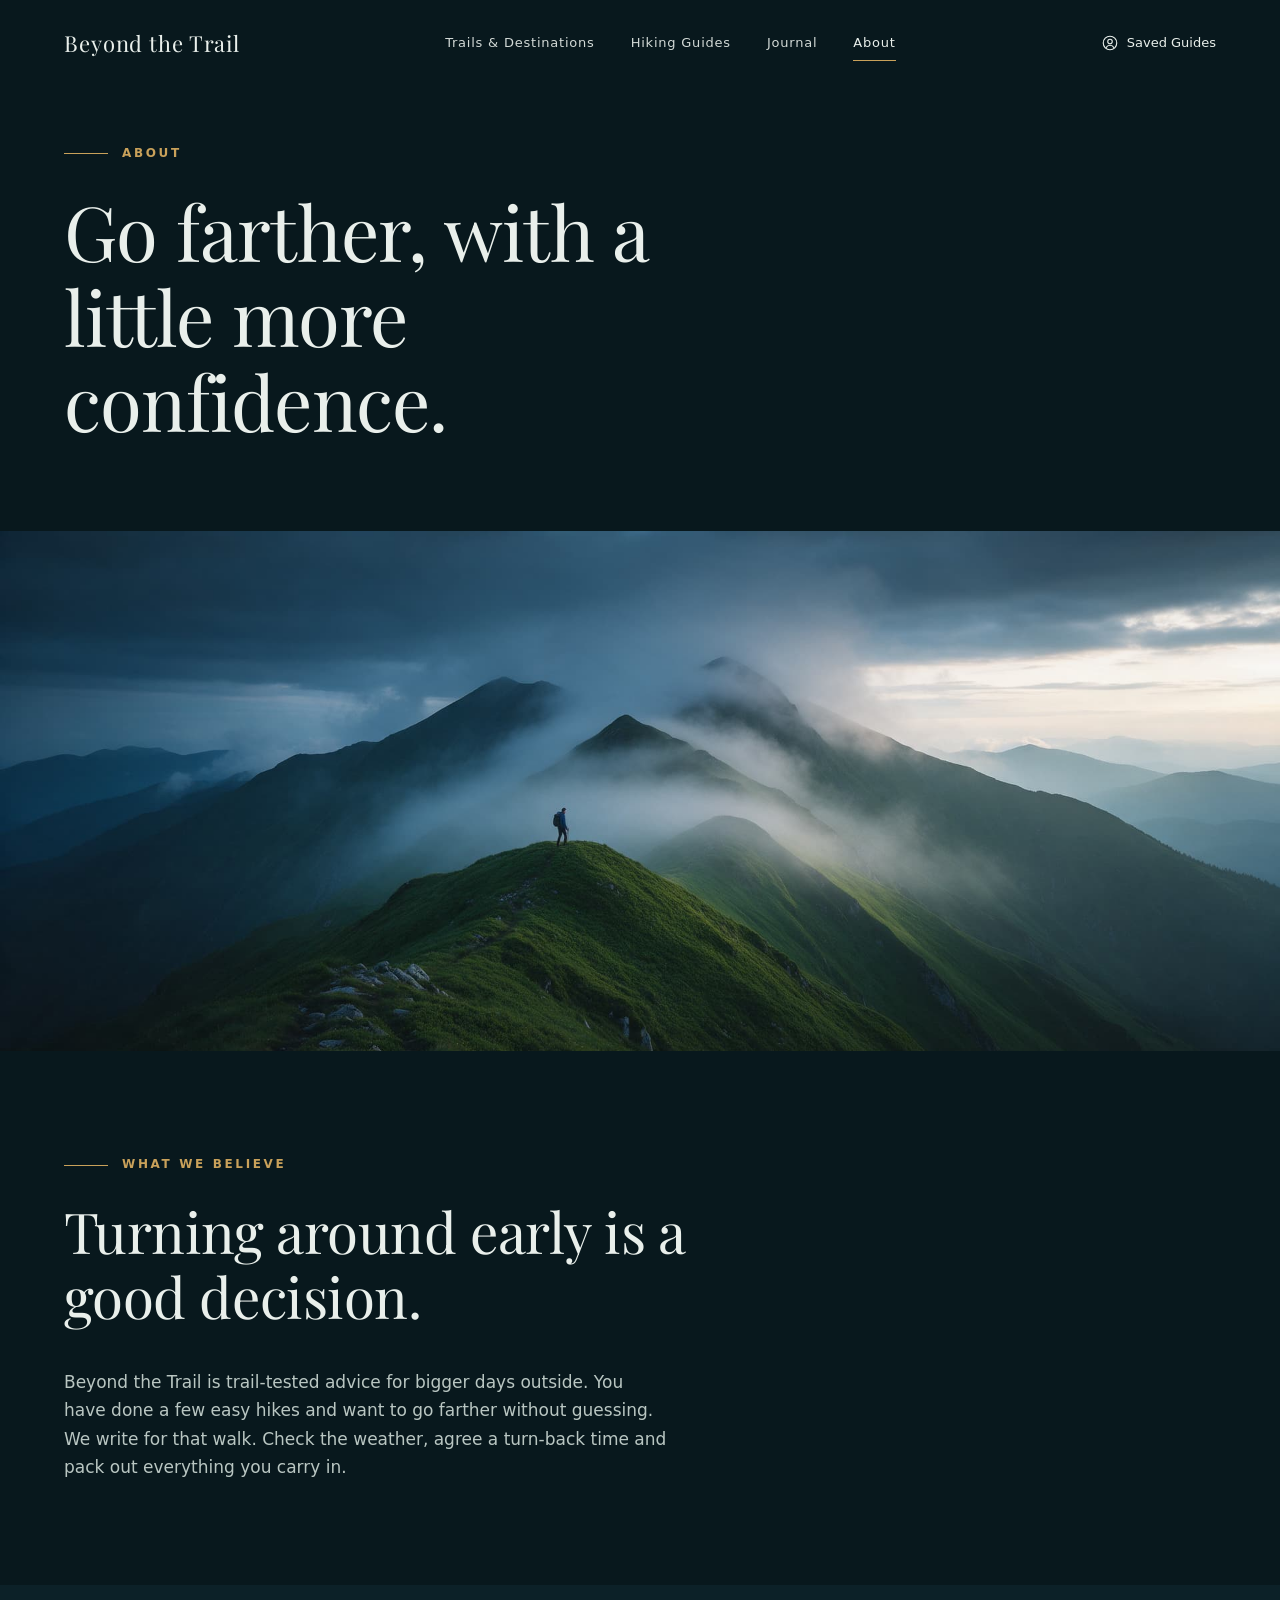
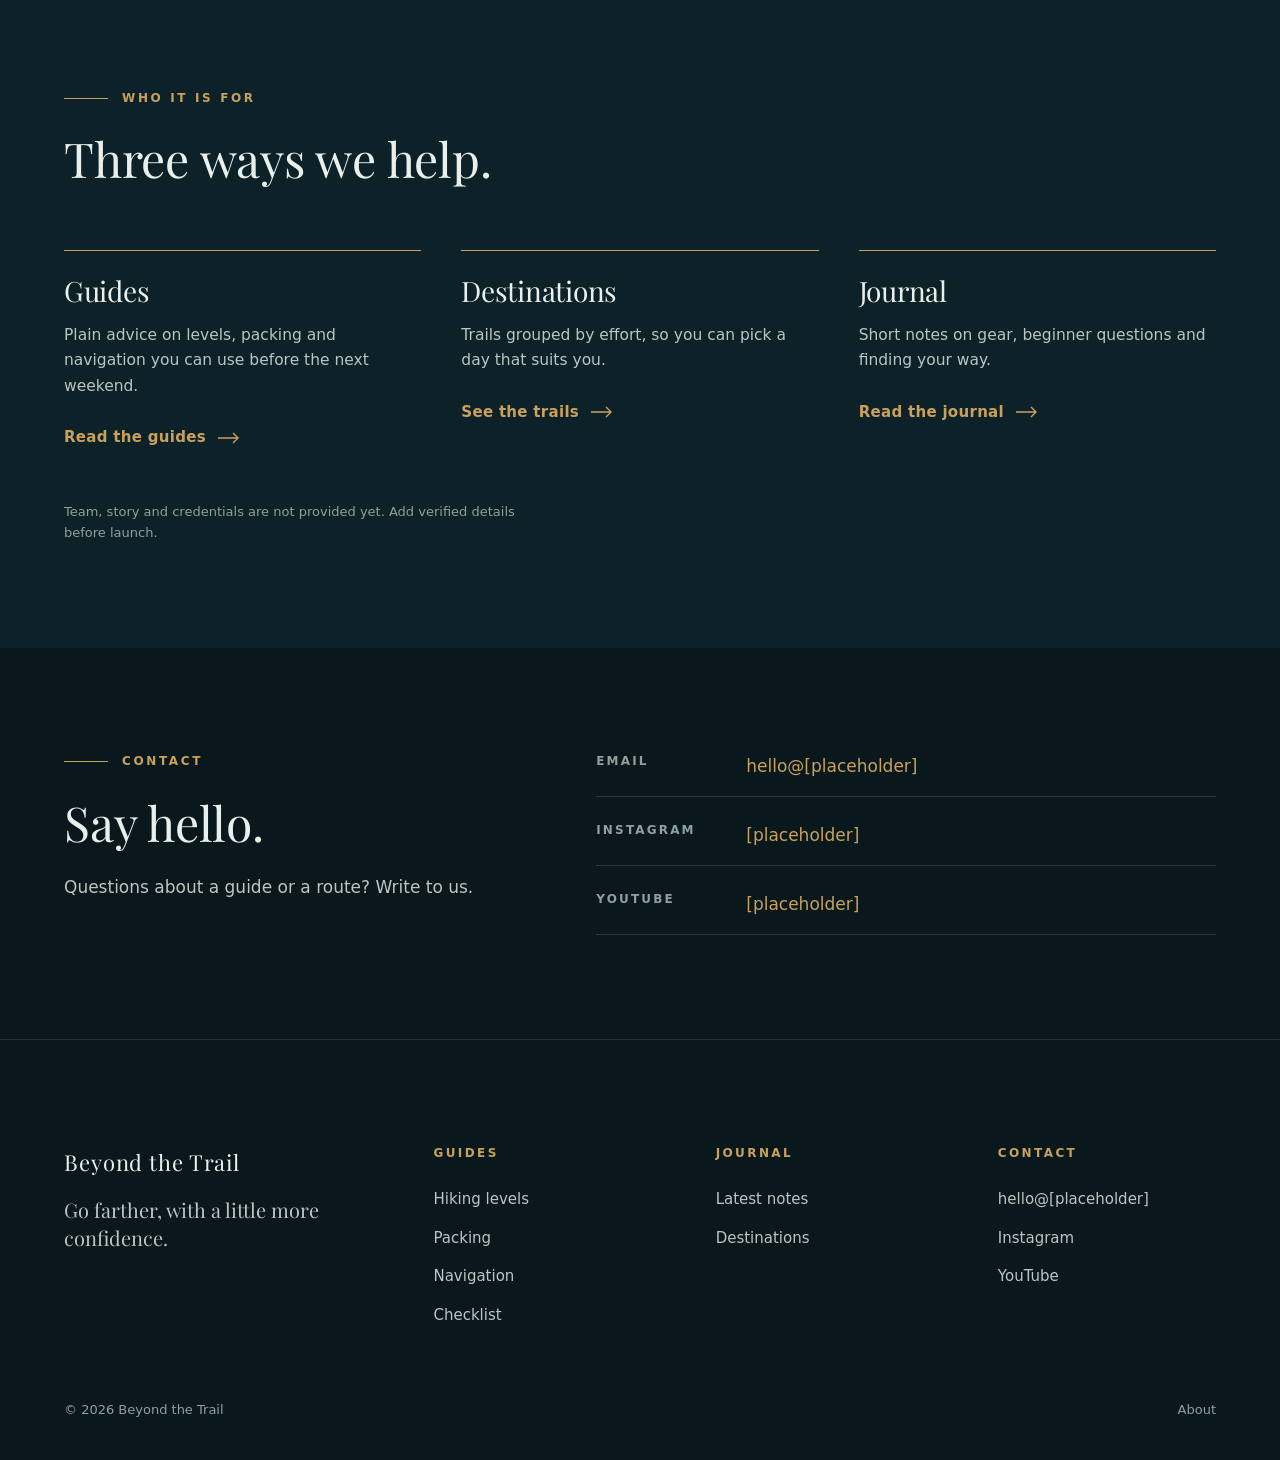
<file: about.html>
<!DOCTYPE html>
<html lang="en">
<head>
<meta charset="utf-8">
<meta name="viewport" content="width=device-width, initial-scale=1">
<title>About — Beyond the Trail</title>
<meta name="description" content="Trail-tested advice for bigger days outside.">
<link rel="stylesheet" href="assets/styles.css">
</head>
<body class="no-js">
<a class="skip" href="#main">Skip to content</a>

<header class="nav" id="nav">
  <a class="brand" href="index.html" aria-label="Beyond the Trail, home">Beyond the Trail</a>
  <ul id="menu">
    <li><a href="trails.html">Trails &amp; Destinations</a></li>
    <li><a href="guides.html">Hiking Guides</a></li>
    <li><a href="journal.html">Journal</a></li>
    <li><a href="about.html" aria-current="page">About</a></li>
  </ul>
  <div class="nav-right">
    <a class="acct" href="guides.html#checklist"><svg viewBox="0 0 24 24" fill="none" stroke="currentColor" stroke-width="1.5" aria-hidden="true"><circle cx="12" cy="12" r="9"/><circle cx="12" cy="10" r="3"/><path d="M6.5 18.5c1.5-2.5 3.2-3.5 5.5-3.5s4 1 5.5 3.5"/></svg><span>Saved Guides</span></a>
    <button class="menu-btn" id="menuBtn" aria-expanded="false" aria-controls="menu" aria-label="Menu"><svg width="20" height="14" viewBox="0 0 20 14" fill="none" stroke="currentColor" stroke-width="1.5"><path d="M0 1h20M0 7h20M0 13h20"/></svg></button>
  </div>
</header>

<main id="main">
<section class="page-head"><div class="wrap"><div class="label">About</div><h1>Go farther, with a little more confidence.</h1></div></section>
<div class="banner"><img src="assets/images/hero.jpg" alt="A lone hiker standing small on a misty green ridge beneath dark, moving clouds" width="1600" height="700"></div>
<section class="stmt" id="approach"><div class="wrap"><div class="label rv">What we believe</div><blockquote class="rv" style="margin-top:var(--s3)">Turning around early is a good decision.</blockquote>
<p class="sub rv">Beyond the Trail is trail-tested advice for bigger days outside. You have done a few easy hikes and want to go farther without guessing. We write for that walk. Check the weather, agree a turn-back time and pack out everything you carry in.</p></div></section>
<section class="stmt bg-alt" style="padding:var(--s6) 0"><div class="wrap"><div class="head rv"><div class="label">Who it is for</div><h2>Three ways we help.</h2></div>
<div class="cols">
<div class="rv"><h3>Guides</h3><p>Plain advice on levels, packing and navigation you can use before the next weekend.</p><p style="margin-top:var(--s2)"><a class="link" href="guides.html">Read the guides <svg class="arrow" viewBox="0 0 22 12" fill="none" stroke="currentColor" stroke-width="1.4" aria-hidden="true"><path d="M0 6h20M15 1l5 5-5 5"/></svg></a></p></div>
<div class="rv"><h3>Destinations</h3><p>Trails grouped by effort, so you can pick a day that suits you.</p><p style="margin-top:var(--s2)"><a class="link" href="trails.html">See the trails <svg class="arrow" viewBox="0 0 22 12" fill="none" stroke="currentColor" stroke-width="1.4" aria-hidden="true"><path d="M0 6h20M15 1l5 5-5 5"/></svg></a></p></div>
<div class="rv"><h3>Journal</h3><p>Short notes on gear, beginner questions and finding your way.</p><p style="margin-top:var(--s2)"><a class="link" href="journal.html">Read the journal <svg class="arrow" viewBox="0 0 22 12" fill="none" stroke="currentColor" stroke-width="1.4" aria-hidden="true"><path d="M0 6h20M15 1l5 5-5 5"/></svg></a></p></div>
</div><p class="ph-note">Team, story and credentials are not provided yet. Add verified details before launch.</p></div></section>
<section class="split" id="contact"><div class="wrap">
  <div class="head rv" style="margin:0"><div class="label">Contact</div><h2>Say hello.</h2><p>Questions about a guide or a route? Write to us.</p></div>
  <ul class="contact rv"><li><b>Email</b><a href="about.html#contact">hello@[placeholder]</a></li><li><b>Instagram</b><a href="about.html#contact">[placeholder]</a></li><li><b>YouTube</b><a href="about.html#contact">[placeholder]</a></li></ul>
</div></section>
</main>

<footer id="footer">
  <div class="wrap">
    <div class="foot">
      <div><a class="brand" href="index.html">Beyond the Trail</a><p>Go farther, with a little more confidence.</p></div>
      <div><h4>Guides</h4><ul><li><a href="guides.html#levels">Hiking levels</a></li><li><a href="guides.html#pack">Packing</a></li><li><a href="guides.html#navigate">Navigation</a></li><li><a href="guides.html#checklist">Checklist</a></li></ul></div>
      <div><h4>Journal</h4><ul><li><a href="journal.html">Latest notes</a></li><li><a href="trails.html">Destinations</a></li></ul></div>
      <div><h4>Contact</h4><ul><li><a href="about.html#contact">hello@[placeholder]</a></li><li><a href="#footer">Instagram</a></li><li><a href="#footer">YouTube</a></li></ul></div>
    </div>
    <div class="legal"><span>© 2026 Beyond the Trail</span><span><a href="about.html">About</a></span></div>
  </div>
</footer>

<script>
document.body.classList.remove('no-js');
(function(){
  var nav=document.getElementById('nav');
  function s(){nav.classList.toggle('solid',window.scrollY>60)}
  s();addEventListener('scroll',s,{passive:true});
  var btn=document.getElementById('menuBtn'),menu=document.getElementById('menu');
  btn.addEventListener('click',function(){var o=menu.classList.toggle('open');btn.setAttribute('aria-expanded',o)});
  menu.addEventListener('click',function(e){if(e.target.tagName==='A'){menu.classList.remove('open');btn.setAttribute('aria-expanded','false')}});
  var rv=document.querySelectorAll('.rv');
  if('IntersectionObserver' in window){
    var io=new IntersectionObserver(function(es){es.forEach(function(e){if(e.isIntersecting){e.target.classList.add('in');io.unobserve(e.target)}})},{threshold:.12});
    rv.forEach(function(el){io.observe(el)});
  } else {rv.forEach(function(el){el.classList.add('in')})}
  var boxes=[].slice.call(document.querySelectorAll('.group input')),bar=document.getElementById('bar'),count=document.getElementById('count');
  if(bar){function up(){var n=boxes.filter(function(b){return b.checked}).length;bar.style.transform='scaleX('+(n/boxes.length)+')';count.textContent=n+' of '+boxes.length+' ready'}
  boxes.forEach(function(b){b.addEventListener('change',up)});}
})();
</script>
</body>
</html>
</file>
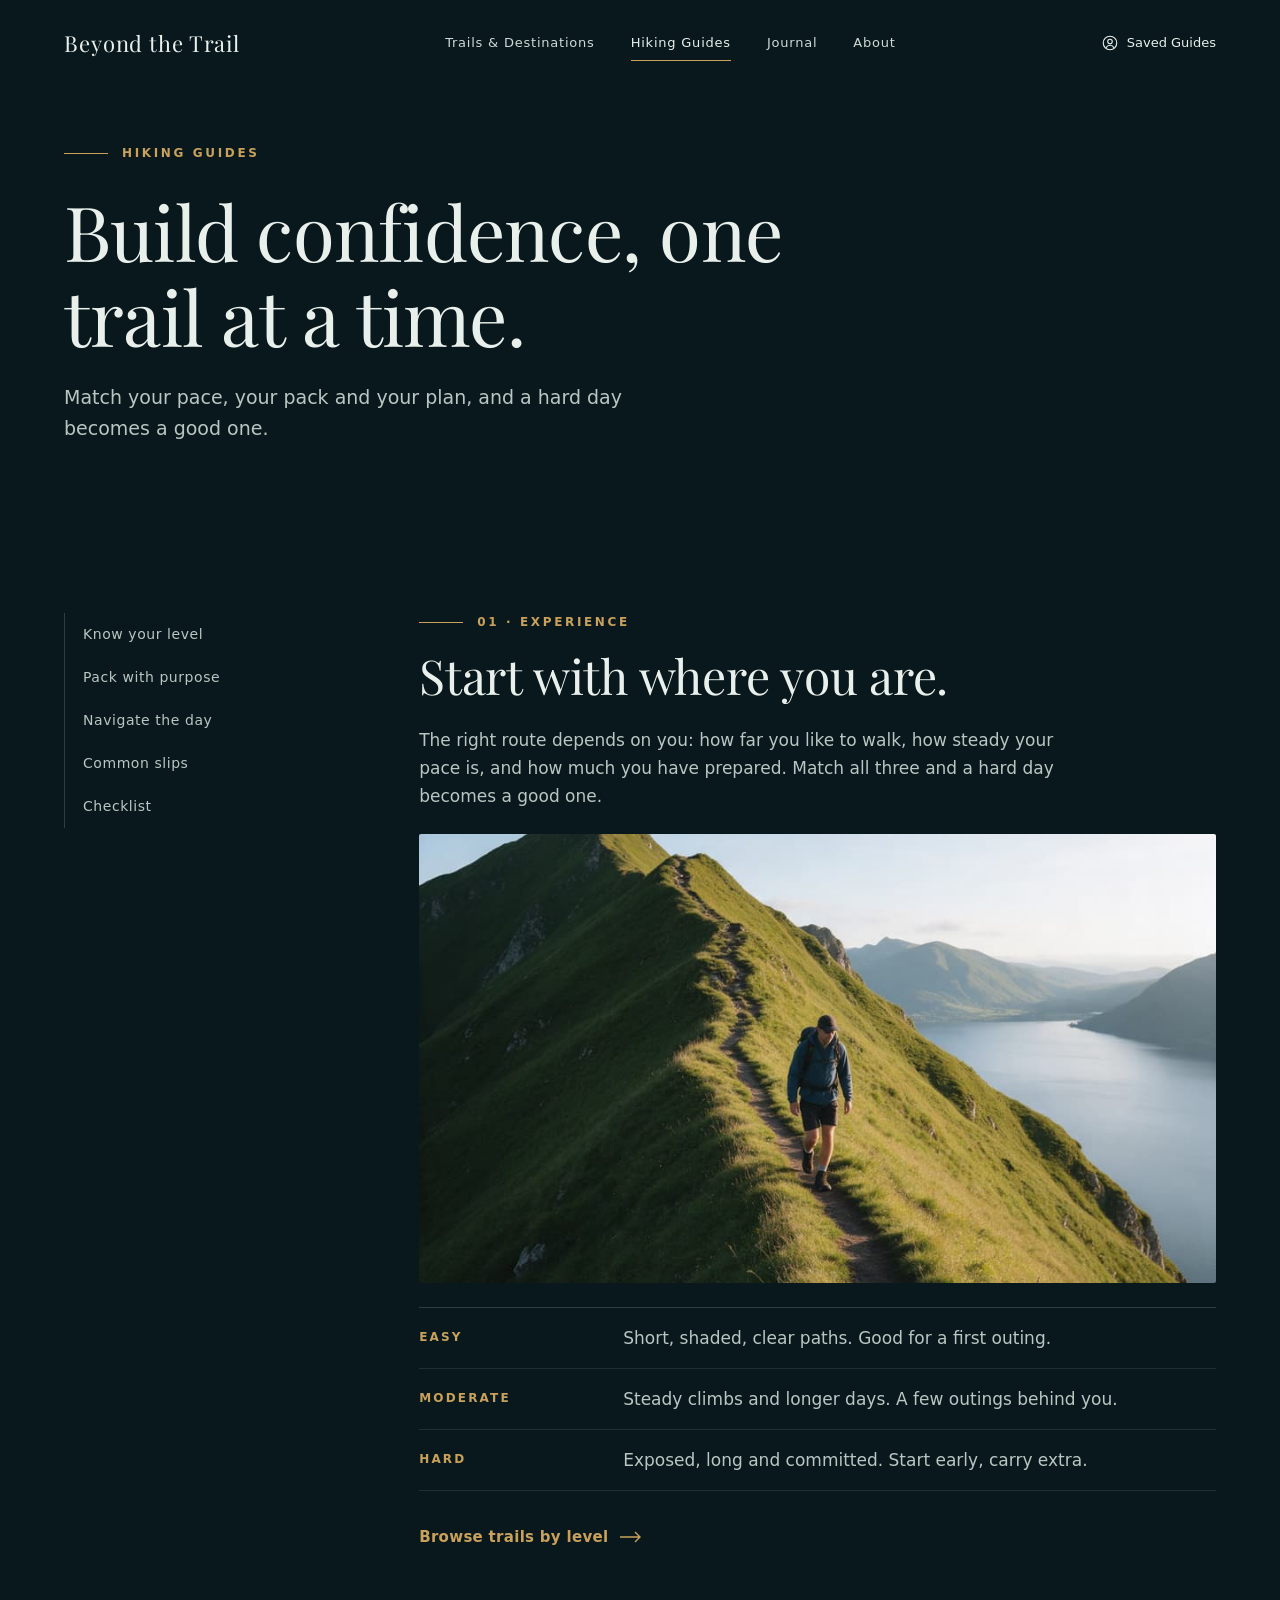
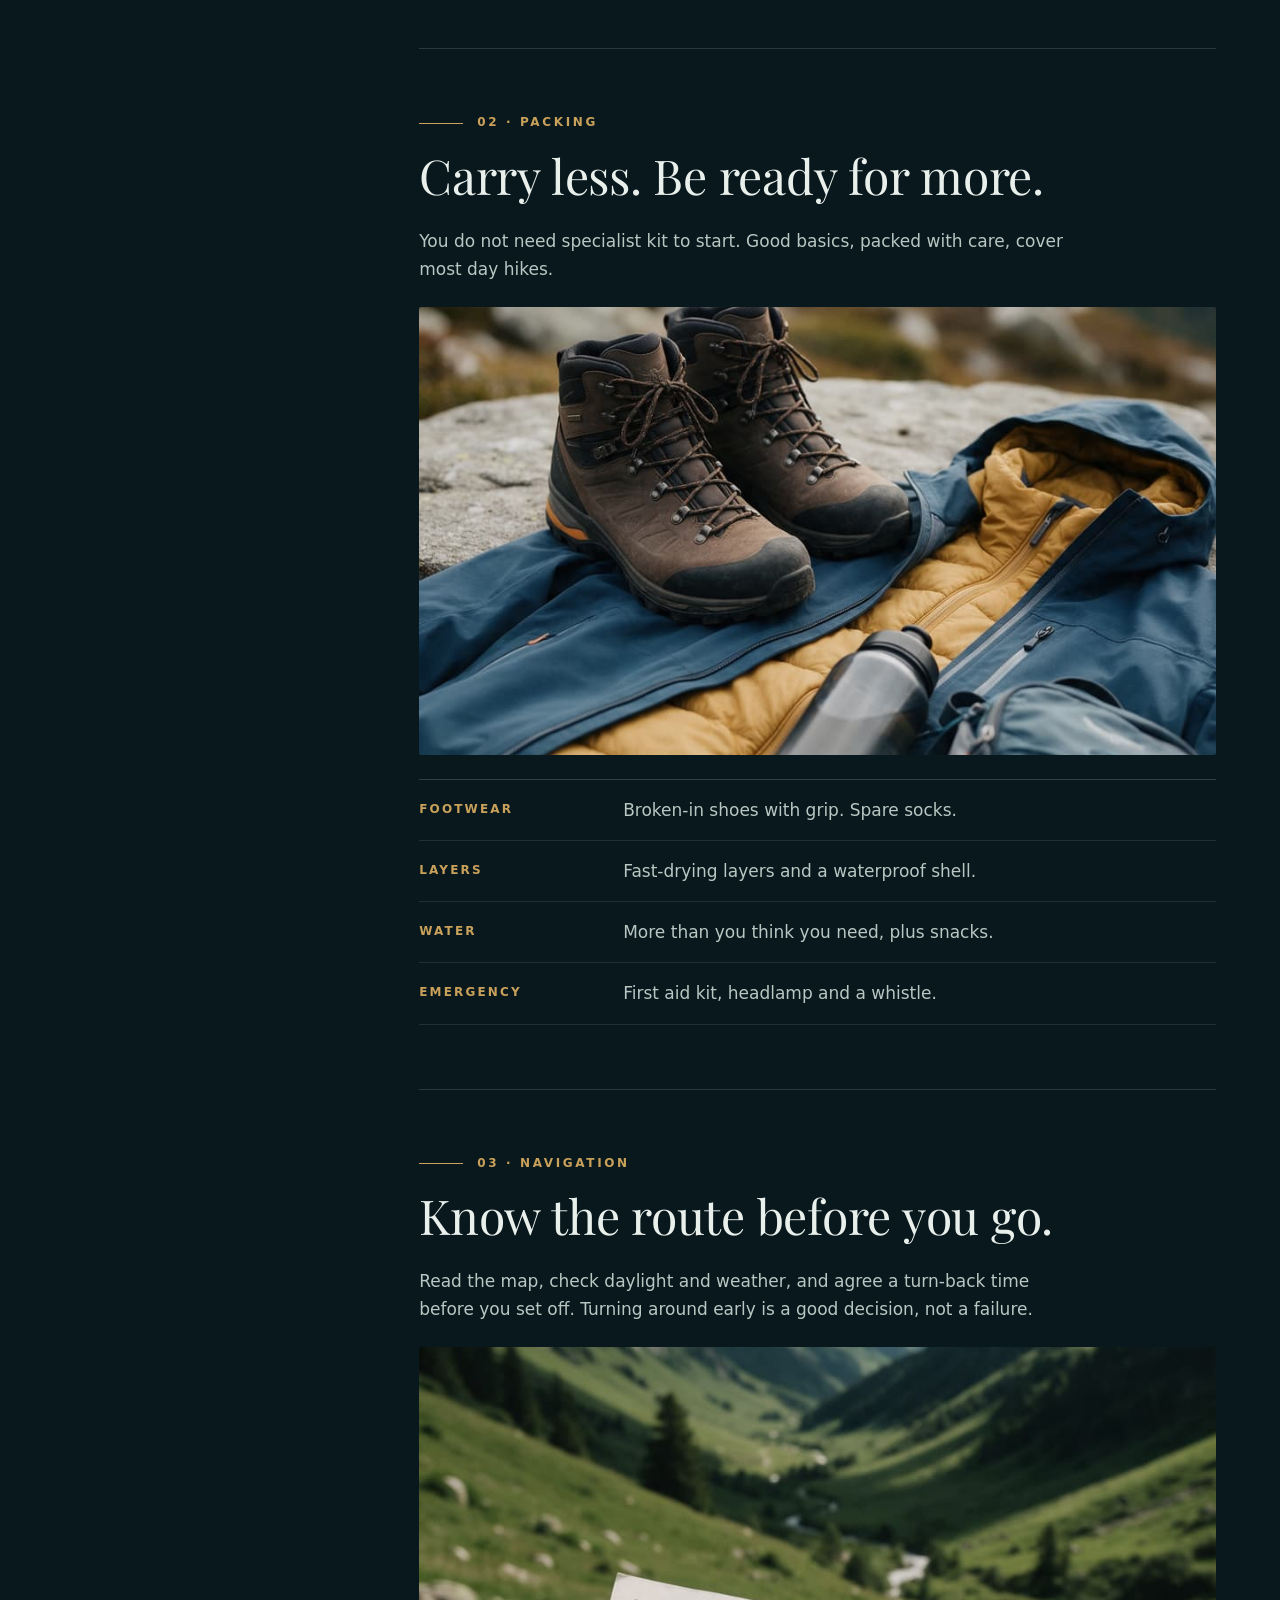
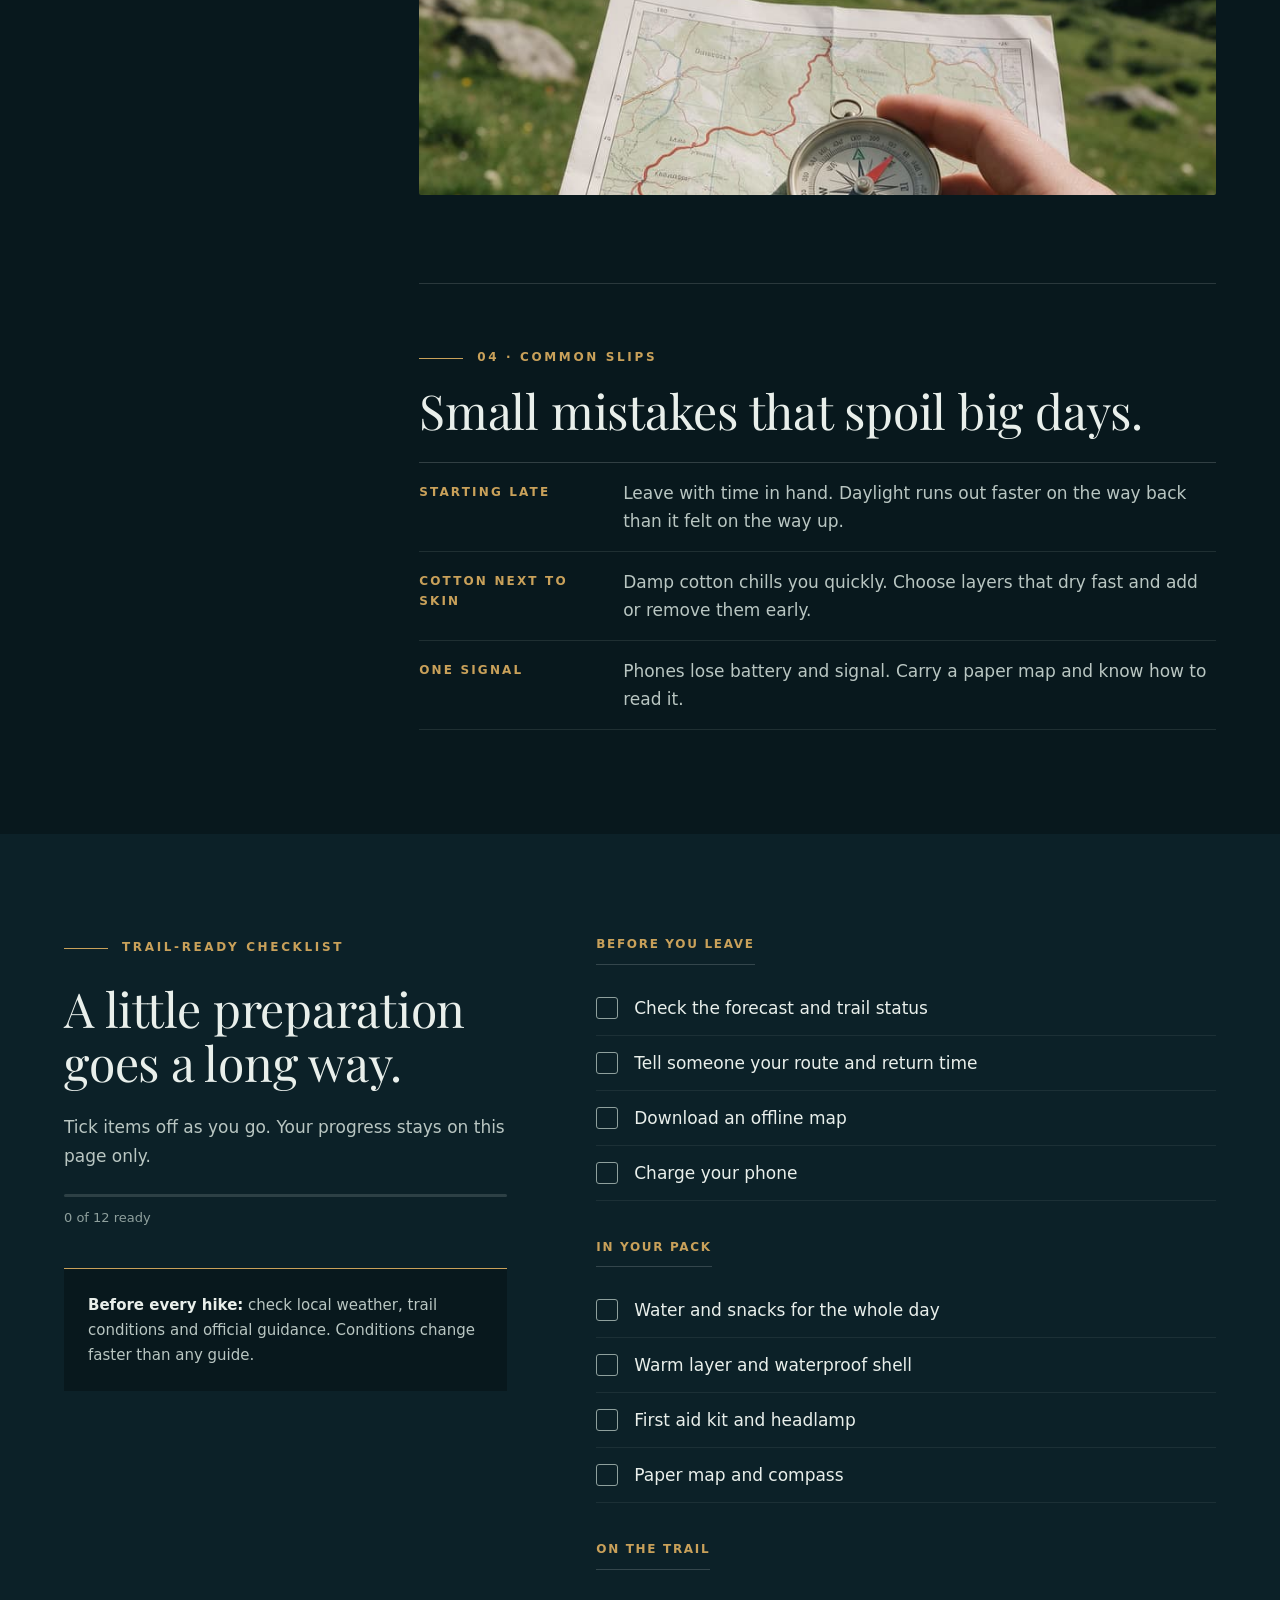
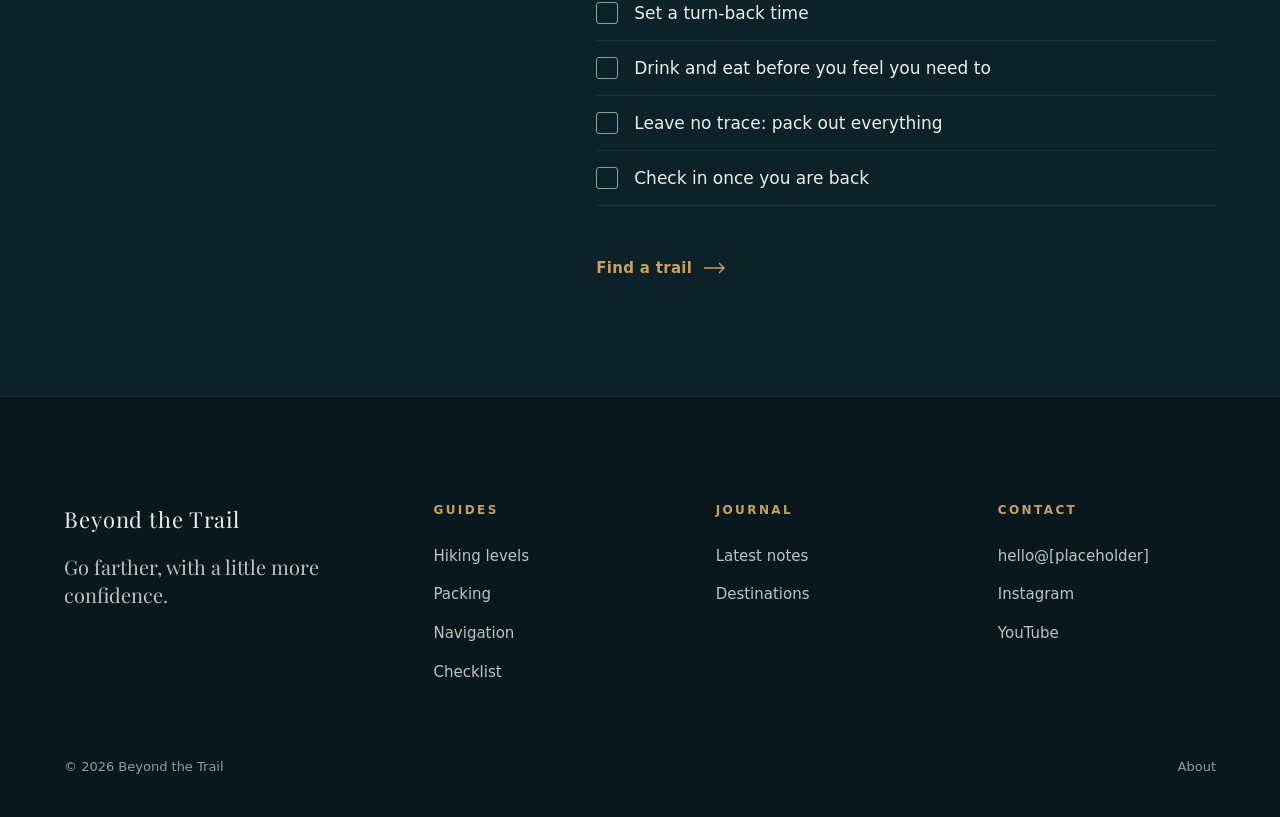
<file: guides.html>
<!DOCTYPE html>
<html lang="en">
<head>
<meta charset="utf-8">
<meta name="viewport" content="width=device-width, initial-scale=1">
<title>Hiking Guides — Beyond the Trail</title>
<meta name="description" content="Hiking levels, packing and navigation, plus a trail-ready checklist.">
<link rel="stylesheet" href="assets/styles.css">
</head>
<body class="no-js">
<a class="skip" href="#main">Skip to content</a>

<header class="nav" id="nav">
  <a class="brand" href="index.html" aria-label="Beyond the Trail, home">Beyond the Trail</a>
  <ul id="menu">
    <li><a href="trails.html">Trails &amp; Destinations</a></li>
    <li><a href="guides.html" aria-current="page">Hiking Guides</a></li>
    <li><a href="journal.html">Journal</a></li>
    <li><a href="about.html">About</a></li>
  </ul>
  <div class="nav-right">
    <a class="acct" href="guides.html#checklist"><svg viewBox="0 0 24 24" fill="none" stroke="currentColor" stroke-width="1.5" aria-hidden="true"><circle cx="12" cy="12" r="9"/><circle cx="12" cy="10" r="3"/><path d="M6.5 18.5c1.5-2.5 3.2-3.5 5.5-3.5s4 1 5.5 3.5"/></svg><span>Saved Guides</span></a>
    <button class="menu-btn" id="menuBtn" aria-expanded="false" aria-controls="menu" aria-label="Menu"><svg width="20" height="14" viewBox="0 0 20 14" fill="none" stroke="currentColor" stroke-width="1.5"><path d="M0 1h20M0 7h20M0 13h20"/></svg></button>
  </div>
</header>

<main id="main">
<section class="page-head"><div class="wrap"><div class="label">Hiking Guides</div><h1>Build confidence, one trail at a time.</h1><p>Match your pace, your pack and your plan, and a hard day becomes a good one.</p></div></section>
<section class="doc"><div class="wrap">
<ul class="toc" aria-label="On this page"><li><a href="#levels">Know your level</a></li><li><a href="#pack">Pack with purpose</a></li><li><a href="#navigate">Navigate the day</a></li><li><a href="#slips">Common slips</a></li><li><a href="#checklist">Checklist</a></li></ul>
<div>
<article class="chap rv" id="levels"><div class="label">01 · Experience</div><h2>Start with where you are.</h2><p>The right route depends on you: how far you like to walk, how steady your pace is, and how much you have prepared. Match all three and a hard day becomes a good one.</p>
<img src="assets/images/exp.jpg" alt="A hiker walking a narrow grass ridge above a calm lake" loading="lazy" width="1200" height="675">
<dl class="defs"><div><dt>Easy</dt><dd>Short, shaded, clear paths. Good for a first outing.</dd></div><div><dt>Moderate</dt><dd>Steady climbs and longer days. A few outings behind you.</dd></div><div><dt>Hard</dt><dd>Exposed, long and committed. Start early, carry extra.</dd></div></dl>
<p style="margin-top:var(--s3)"><a class="link" href="trails.html">Browse trails by level <svg class="arrow" viewBox="0 0 22 12" fill="none" stroke="currentColor" stroke-width="1.4" aria-hidden="true"><path d="M0 6h20M15 1l5 5-5 5"/></svg></a></p></article>
<article class="chap rv" id="pack"><div class="label">02 · Packing</div><h2>Carry less. Be ready for more.</h2><p>You do not need specialist kit to start. Good basics, packed with care, cover most day hikes.</p>
<img src="assets/images/pack.jpg" alt="Hiking boots, a layered jacket and a water bottle laid out on a rock" loading="lazy" width="1200" height="675">
<dl class="defs"><div><dt>Footwear</dt><dd>Broken-in shoes with grip. Spare socks.</dd></div><div><dt>Layers</dt><dd>Fast-drying layers and a waterproof shell.</dd></div><div><dt>Water</dt><dd>More than you think you need, plus snacks.</dd></div><div><dt>Emergency</dt><dd>First aid kit, headlamp and a whistle.</dd></div></dl></article>
<article class="chap rv" id="navigate"><div class="label">03 · Navigation</div><h2>Know the route before you go.</h2><p>Read the map, check daylight and weather, and agree a turn-back time before you set off. Turning around early is a good decision, not a failure.</p>
<img src="assets/images/nav.jpg" alt="A hand holding a compass over a paper trail map, green valley behind" loading="lazy" width="1200" height="675"></article>
<article class="chap rv" id="slips"><div class="label">04 · Common slips</div><h2>Small mistakes that spoil big days.</h2>
<dl class="defs"><div><dt>Starting late</dt><dd>Leave with time in hand. Daylight runs out faster on the way back than it felt on the way up.</dd></div><div><dt>Cotton next to skin</dt><dd>Damp cotton chills you quickly. Choose layers that dry fast and add or remove them early.</dd></div><div><dt>One signal</dt><dd>Phones lose battery and signal. Carry a paper map and know how to read it.</dd></div></dl></article>
</div></div></section>
<section class="check" id="checklist">
  <div class="wrap grid">
    <div>
      <div class="head rv">
        <div class="label">Trail-ready checklist</div>
        <h2>A little preparation goes a long way.</h2>
        <p>Tick items off as you go. Your progress stays on this page only.</p>
      </div>
      <div class="progress" aria-live="polite">
        <div class="bar"><i id="bar"></i></div>
        <small id="count">0 of 12 ready</small>
      </div>
      <div class="notice rv"><strong>Before every hike:</strong> check local weather, trail conditions and official guidance. Conditions change faster than any guide.</div>
    </div>
    <div class="groups rv">
      <fieldset class="group" style="border:0"><legend><h3>Before you leave</h3></legend>
        <ul>
          <li><label><input type="checkbox"><span>Check the forecast and trail status</span></label></li>
          <li><label><input type="checkbox"><span>Tell someone your route and return time</span></label></li>
          <li><label><input type="checkbox"><span>Download an offline map</span></label></li>
          <li><label><input type="checkbox"><span>Charge your phone</span></label></li>
        </ul>
      </fieldset>
      <fieldset class="group" style="border:0"><legend><h3>In your pack</h3></legend>
        <ul>
          <li><label><input type="checkbox"><span>Water and snacks for the whole day</span></label></li>
          <li><label><input type="checkbox"><span>Warm layer and waterproof shell</span></label></li>
          <li><label><input type="checkbox"><span>First aid kit and headlamp</span></label></li>
          <li><label><input type="checkbox"><span>Paper map and compass</span></label></li>
        </ul>
      </fieldset>
      <fieldset class="group" style="border:0"><legend><h3>On the trail</h3></legend>
        <ul>
          <li><label><input type="checkbox"><span>Set a turn-back time</span></label></li>
          <li><label><input type="checkbox"><span>Drink and eat before you feel you need to</span></label></li>
          <li><label><input type="checkbox"><span>Leave no trace: pack out everything</span></label></li>
          <li><label><input type="checkbox"><span>Check in once you are back</span></label></li>
        </ul>
      </fieldset>
      <a class="link" href="trails.html">Find a trail <svg viewBox="0 0 22 12" fill="none" stroke="currentColor" stroke-width="1.4" aria-hidden="true"><path d="M0 6h20M15 1l5 5-5 5"/></svg></a>
    </div>
  </div>
</section>
</main>

<footer id="footer">
  <div class="wrap">
    <div class="foot">
      <div><a class="brand" href="index.html">Beyond the Trail</a><p>Go farther, with a little more confidence.</p></div>
      <div><h4>Guides</h4><ul><li><a href="guides.html#levels">Hiking levels</a></li><li><a href="guides.html#pack">Packing</a></li><li><a href="guides.html#navigate">Navigation</a></li><li><a href="guides.html#checklist">Checklist</a></li></ul></div>
      <div><h4>Journal</h4><ul><li><a href="journal.html">Latest notes</a></li><li><a href="trails.html">Destinations</a></li></ul></div>
      <div><h4>Contact</h4><ul><li><a href="about.html#contact">hello@[placeholder]</a></li><li><a href="#footer">Instagram</a></li><li><a href="#footer">YouTube</a></li></ul></div>
    </div>
    <div class="legal"><span>© 2026 Beyond the Trail</span><span><a href="about.html">About</a></span></div>
  </div>
</footer>

<script>
document.body.classList.remove('no-js');
(function(){
  var nav=document.getElementById('nav');
  function s(){nav.classList.toggle('solid',window.scrollY>60)}
  s();addEventListener('scroll',s,{passive:true});
  var btn=document.getElementById('menuBtn'),menu=document.getElementById('menu');
  btn.addEventListener('click',function(){var o=menu.classList.toggle('open');btn.setAttribute('aria-expanded',o)});
  menu.addEventListener('click',function(e){if(e.target.tagName==='A'){menu.classList.remove('open');btn.setAttribute('aria-expanded','false')}});
  var rv=document.querySelectorAll('.rv');
  if('IntersectionObserver' in window){
    var io=new IntersectionObserver(function(es){es.forEach(function(e){if(e.isIntersecting){e.target.classList.add('in');io.unobserve(e.target)}})},{threshold:.12});
    rv.forEach(function(el){io.observe(el)});
  } else {rv.forEach(function(el){el.classList.add('in')})}
  var boxes=[].slice.call(document.querySelectorAll('.group input')),bar=document.getElementById('bar'),count=document.getElementById('count');
  if(bar){function up(){var n=boxes.filter(function(b){return b.checked}).length;bar.style.transform='scaleX('+(n/boxes.length)+')';count.textContent=n+' of '+boxes.length+' ready'}
  boxes.forEach(function(b){b.addEventListener('change',up)});}
})();
</script>
</body>
</html>
</file>
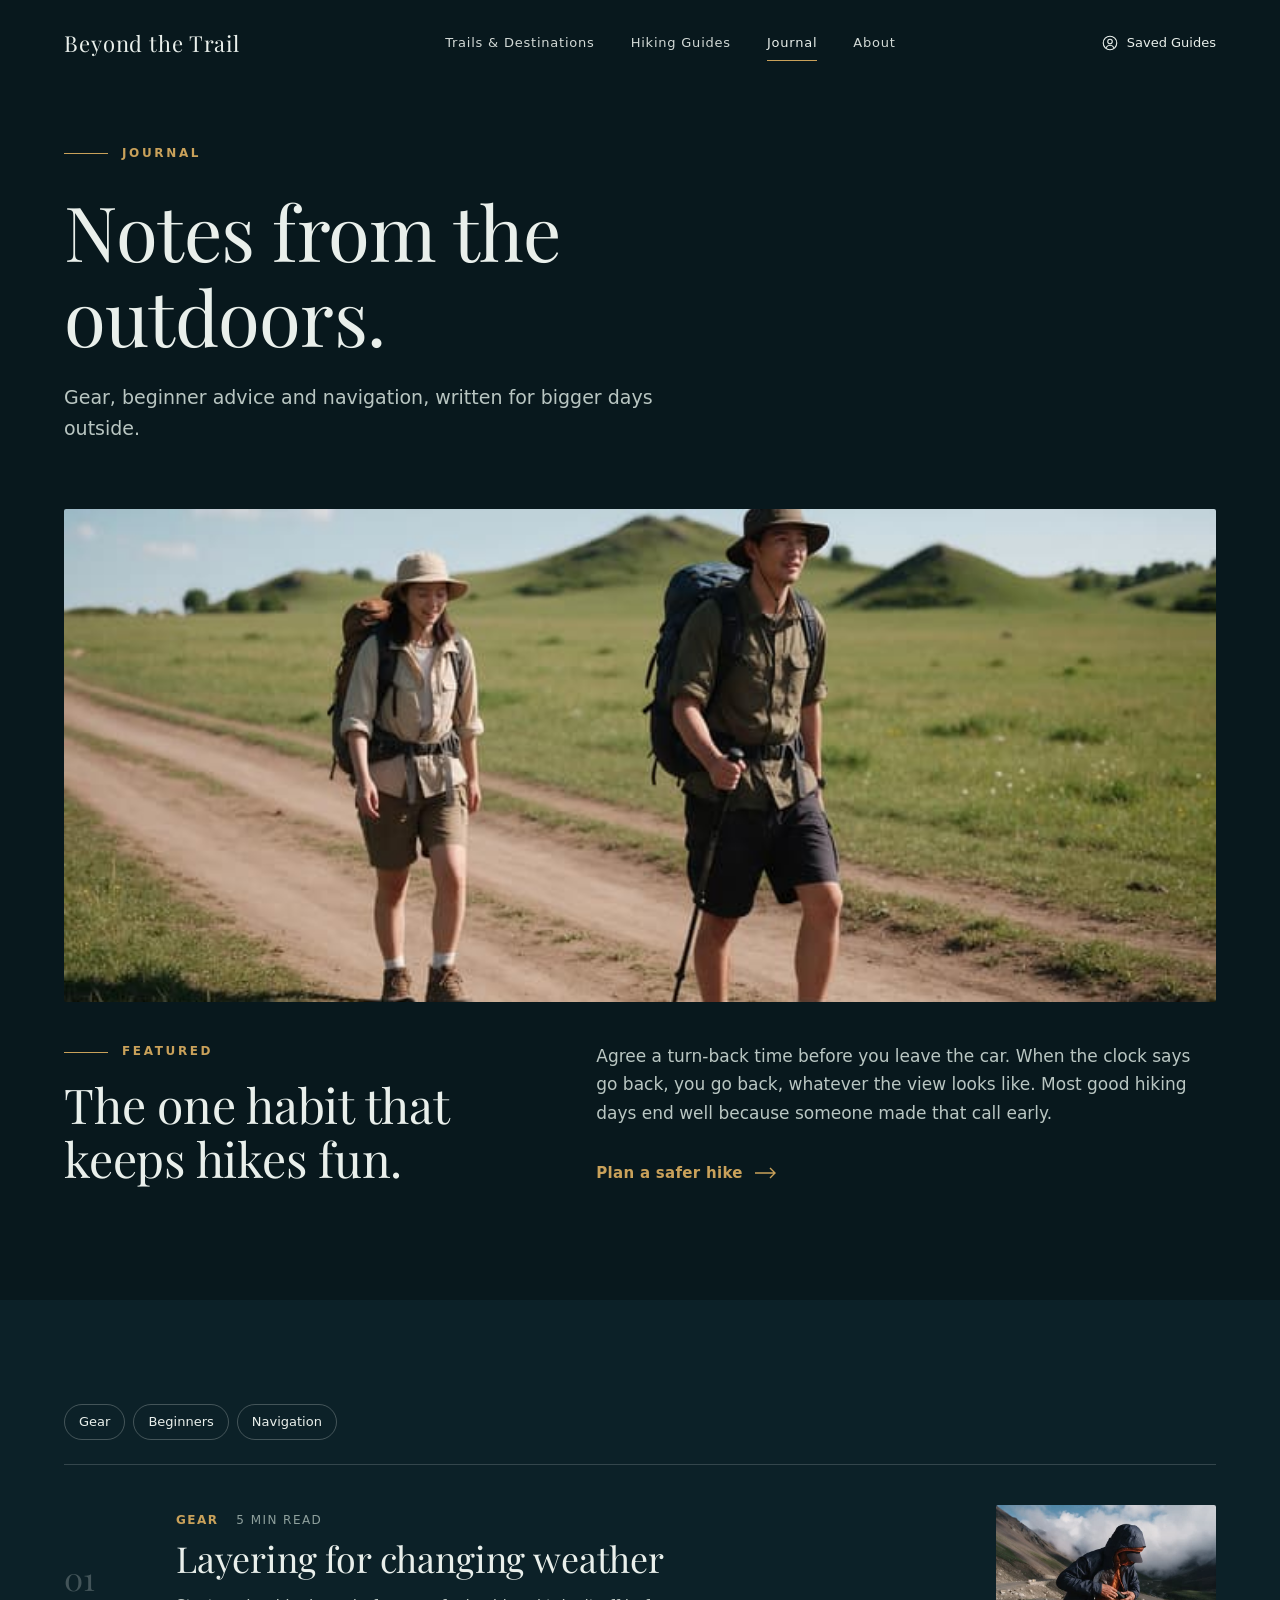
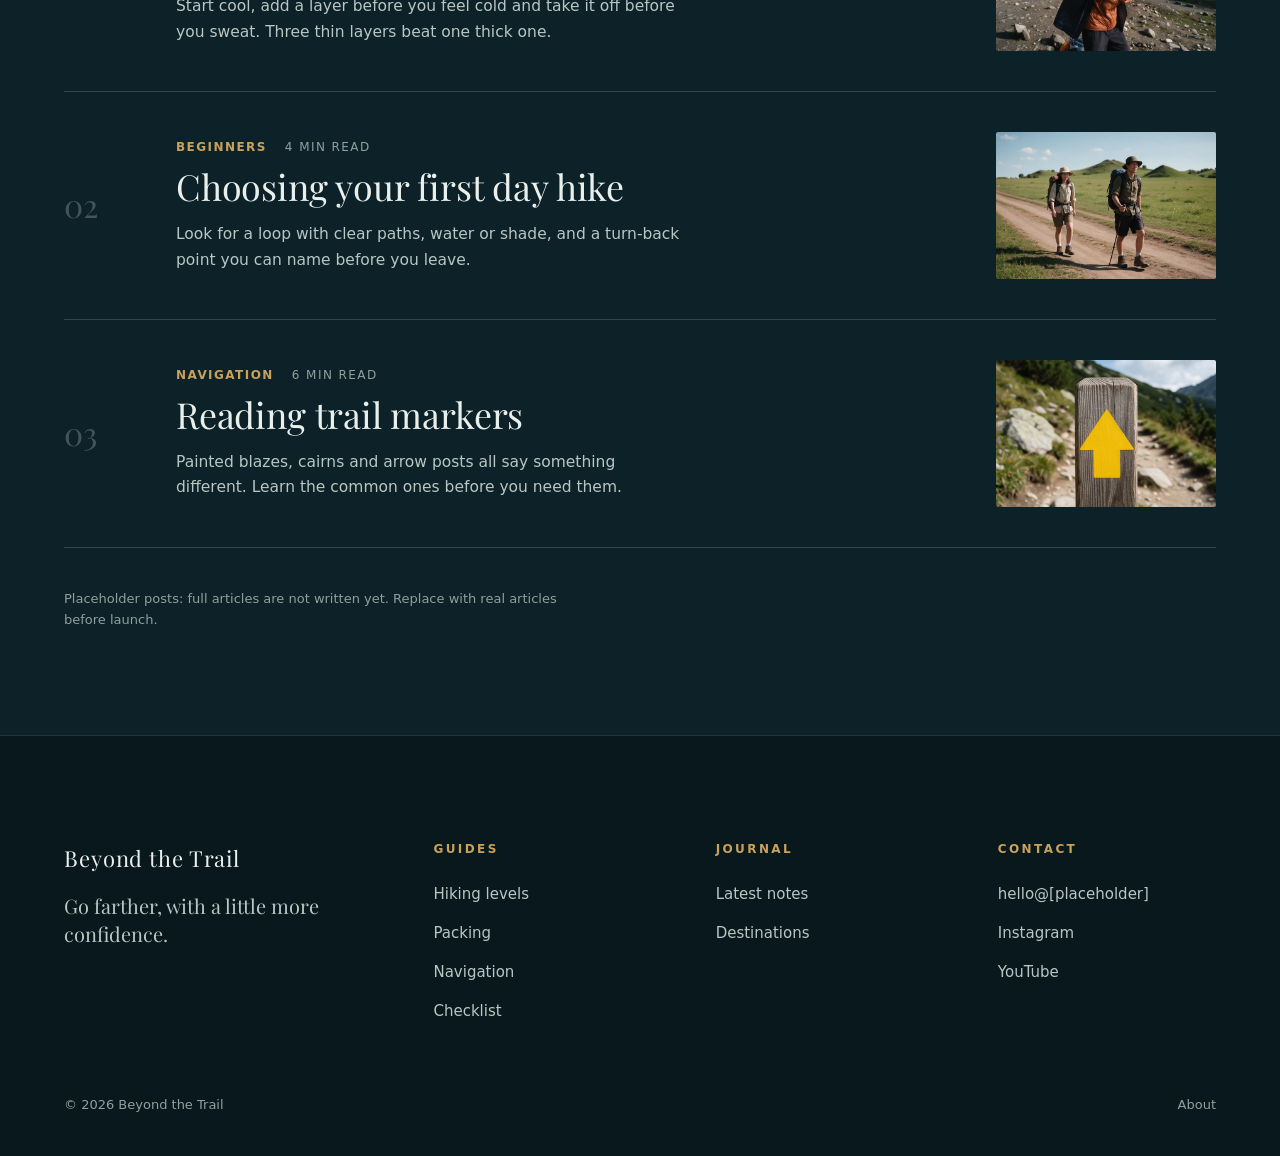
<file: journal.html>
<!DOCTYPE html>
<html lang="en">
<head>
<meta charset="utf-8">
<meta name="viewport" content="width=device-width, initial-scale=1">
<title>Journal — Beyond the Trail</title>
<meta name="description" content="Notes from the outdoors: gear, beginner advice and navigation.">
<link rel="stylesheet" href="assets/styles.css">
</head>
<body class="no-js">
<a class="skip" href="#main">Skip to content</a>

<header class="nav" id="nav">
  <a class="brand" href="index.html" aria-label="Beyond the Trail, home">Beyond the Trail</a>
  <ul id="menu">
    <li><a href="trails.html">Trails &amp; Destinations</a></li>
    <li><a href="guides.html">Hiking Guides</a></li>
    <li><a href="journal.html" aria-current="page">Journal</a></li>
    <li><a href="about.html">About</a></li>
  </ul>
  <div class="nav-right">
    <a class="acct" href="guides.html#checklist"><svg viewBox="0 0 24 24" fill="none" stroke="currentColor" stroke-width="1.5" aria-hidden="true"><circle cx="12" cy="12" r="9"/><circle cx="12" cy="10" r="3"/><path d="M6.5 18.5c1.5-2.5 3.2-3.5 5.5-3.5s4 1 5.5 3.5"/></svg><span>Saved Guides</span></a>
    <button class="menu-btn" id="menuBtn" aria-expanded="false" aria-controls="menu" aria-label="Menu"><svg width="20" height="14" viewBox="0 0 20 14" fill="none" stroke="currentColor" stroke-width="1.5"><path d="M0 1h20M0 7h20M0 13h20"/></svg></button>
  </div>
</header>

<main id="main">
<section class="page-head"><div class="wrap"><div class="label">Journal</div><h1>Notes from the outdoors.</h1><p>Gear, beginner advice and navigation, written for bigger days outside.</p></div></section>
<section class="feature" id="featured"><div class="wrap">
  <div class="fig rv"><img src="assets/images/j2.jpg" alt="Two hikers on a wide dirt path across a sunny meadow" loading="lazy" width="1400" height="600"></div>
  <div class="cap"><div class="rv"><div class="label">Featured</div><h2>The one habit that keeps hikes fun.</h2></div>
  <div class="rv"><p>Agree a turn-back time before you leave the car. When the clock says go back, you go back, whatever the view looks like. Most good hiking days end well because someone made that call early.</p><a class="link" href="guides.html#navigate">Plan a safer hike <svg class="arrow" viewBox="0 0 22 12" fill="none" stroke="currentColor" stroke-width="1.4" aria-hidden="true"><path d="M0 6h20M15 1l5 5-5 5"/></svg></a></div></div>
</div></section>
<section class="list bg-alt"><div class="wrap">
  <ul class="quick" aria-label="Topics"><li>Gear</li><li>Beginners</li><li>Navigation</li></ul>
  <ol>
  <li><a class="entry rv" href="guides.html#pack"><div><div class="meta"><b>Gear</b><span>5 min read</span></div><h2>Layering for changing weather</h2><p>Start cool, add a layer before you feel cold and take it off before you sweat. Three thin layers beat one thick one.</p></div><img src="assets/images/j1.jpg" alt="A hiker pulling on a waterproof shell as clouds close in" loading="lazy" width="440" height="293"></a></li>
  <li><a class="entry rv" href="trails.html#easy"><div><div class="meta"><b>Beginners</b><span>4 min read</span></div><h2>Choosing your first day hike</h2><p>Look for a loop with clear paths, water or shade, and a turn-back point you can name before you leave.</p></div><img src="assets/images/j2.jpg" alt="Two hikers on a wide dirt path across a sunny meadow" loading="lazy" width="440" height="293"></a></li>
  <li><a class="entry rv" href="guides.html#navigate"><div><div class="meta"><b>Navigation</b><span>6 min read</span></div><h2>Reading trail markers</h2><p>Painted blazes, cairns and arrow posts all say something different. Learn the common ones before you need them.</p></div><img src="assets/images/j3.jpg" alt="A yellow arrow marker on a wooden post beside a mountain path" loading="lazy" width="440" height="293"></a></li>
  </ol>
  <p class="ph-note">Placeholder posts: full articles are not written yet. Replace with real articles before launch.</p>
</div></section>
</main>

<footer id="footer">
  <div class="wrap">
    <div class="foot">
      <div><a class="brand" href="index.html">Beyond the Trail</a><p>Go farther, with a little more confidence.</p></div>
      <div><h4>Guides</h4><ul><li><a href="guides.html#levels">Hiking levels</a></li><li><a href="guides.html#pack">Packing</a></li><li><a href="guides.html#navigate">Navigation</a></li><li><a href="guides.html#checklist">Checklist</a></li></ul></div>
      <div><h4>Journal</h4><ul><li><a href="journal.html">Latest notes</a></li><li><a href="trails.html">Destinations</a></li></ul></div>
      <div><h4>Contact</h4><ul><li><a href="about.html#contact">hello@[placeholder]</a></li><li><a href="#footer">Instagram</a></li><li><a href="#footer">YouTube</a></li></ul></div>
    </div>
    <div class="legal"><span>© 2026 Beyond the Trail</span><span><a href="about.html">About</a></span></div>
  </div>
</footer>

<script>
document.body.classList.remove('no-js');
(function(){
  var nav=document.getElementById('nav');
  function s(){nav.classList.toggle('solid',window.scrollY>60)}
  s();addEventListener('scroll',s,{passive:true});
  var btn=document.getElementById('menuBtn'),menu=document.getElementById('menu');
  btn.addEventListener('click',function(){var o=menu.classList.toggle('open');btn.setAttribute('aria-expanded',o)});
  menu.addEventListener('click',function(e){if(e.target.tagName==='A'){menu.classList.remove('open');btn.setAttribute('aria-expanded','false')}});
  var rv=document.querySelectorAll('.rv');
  if('IntersectionObserver' in window){
    var io=new IntersectionObserver(function(es){es.forEach(function(e){if(e.isIntersecting){e.target.classList.add('in');io.unobserve(e.target)}})},{threshold:.12});
    rv.forEach(function(el){io.observe(el)});
  } else {rv.forEach(function(el){el.classList.add('in')})}
  var boxes=[].slice.call(document.querySelectorAll('.group input')),bar=document.getElementById('bar'),count=document.getElementById('count');
  if(bar){function up(){var n=boxes.filter(function(b){return b.checked}).length;bar.style.transform='scaleX('+(n/boxes.length)+')';count.textContent=n+' of '+boxes.length+' ready'}
  boxes.forEach(function(b){b.addEventListener('change',up)});}
})();
</script>
</body>
</html>
</file>
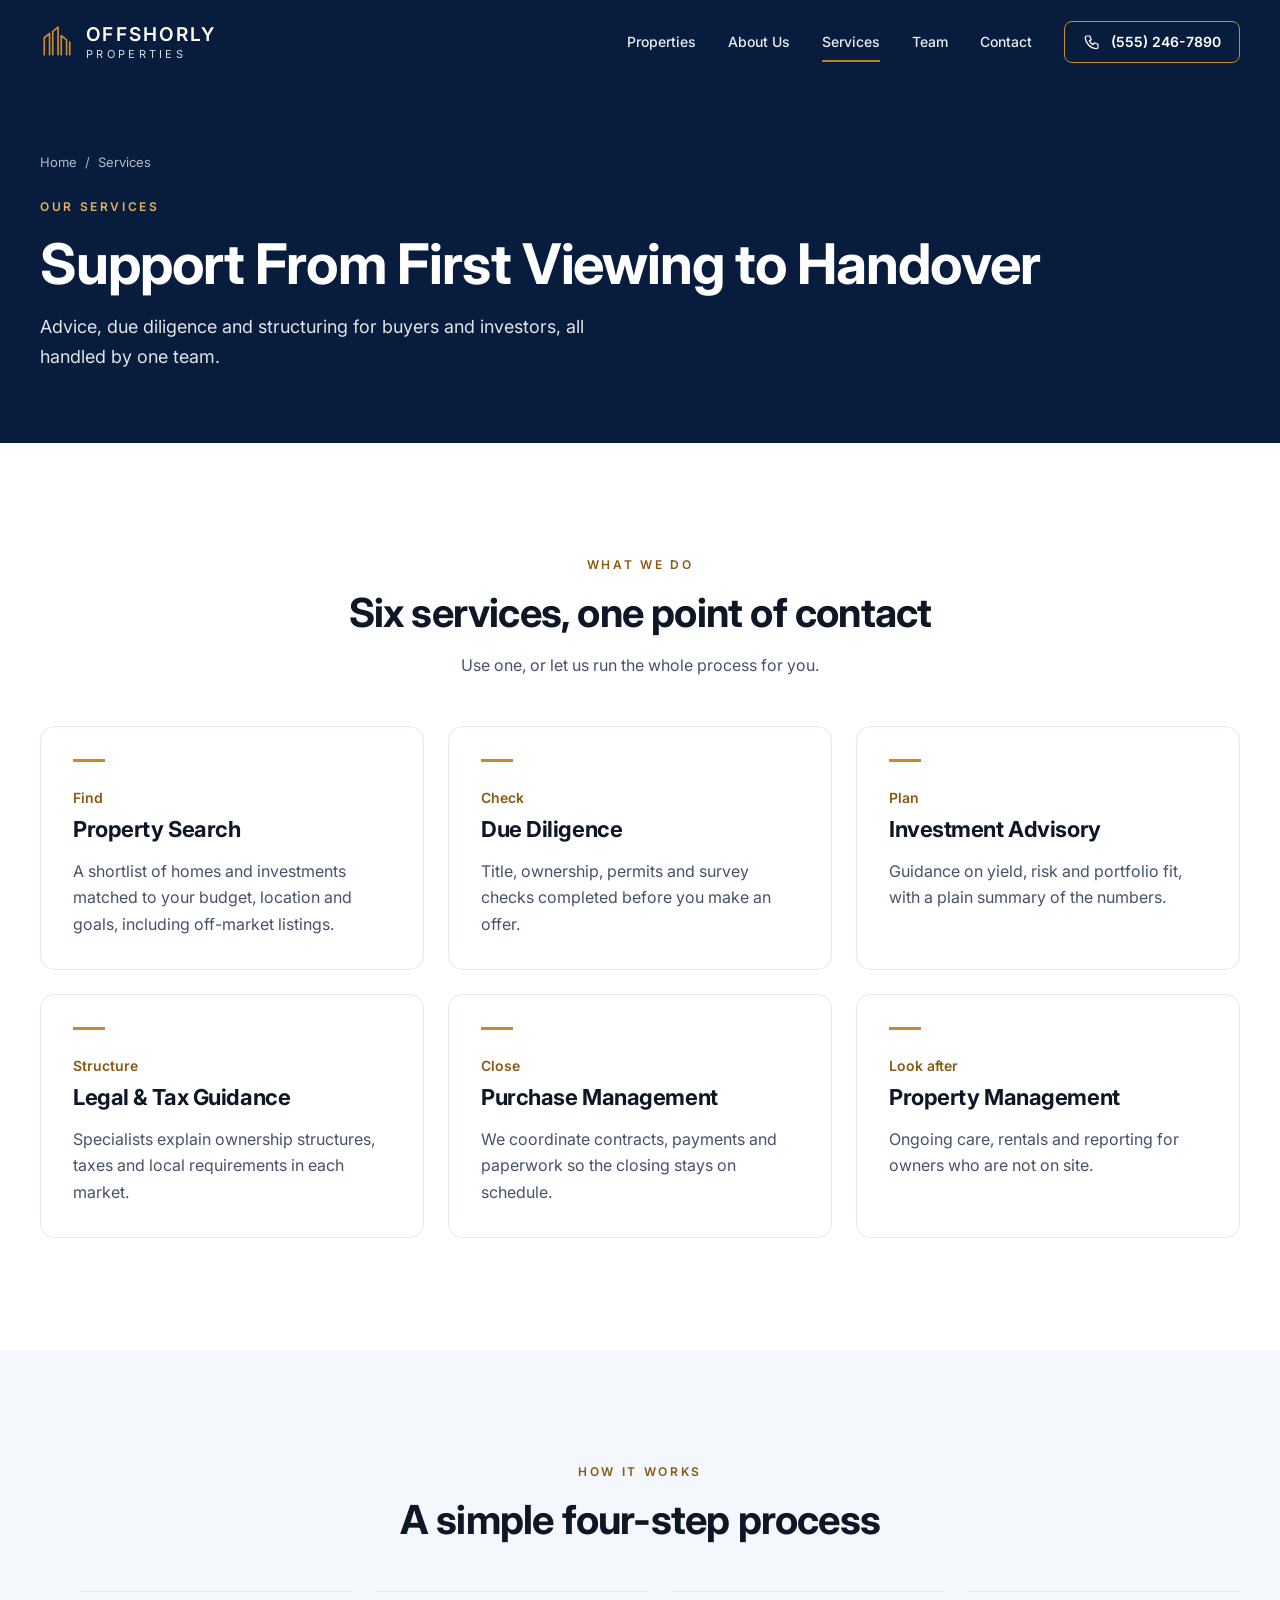
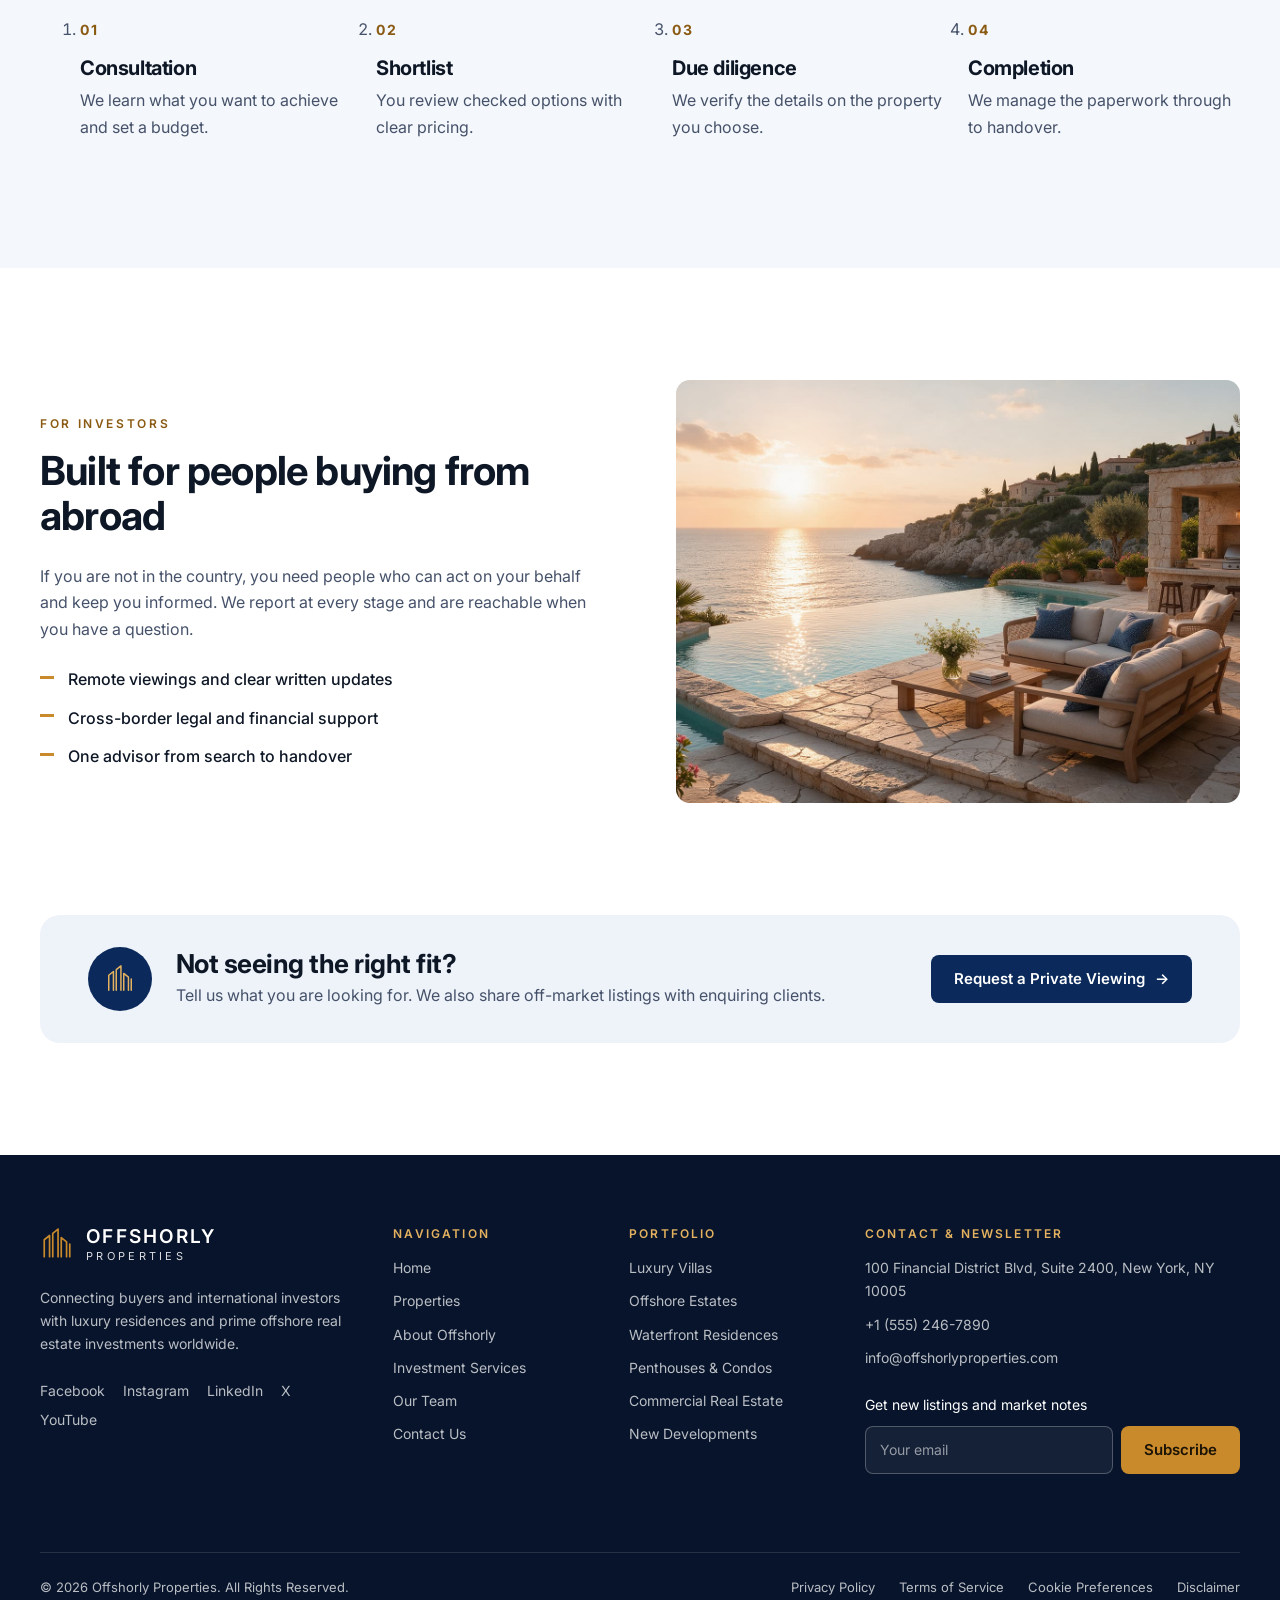
<file: services.html>
<!DOCTYPE html>
<html lang="en">
<head>
<meta charset="utf-8">
<meta name="viewport" content="width=device-width, initial-scale=1">
<title>Services | Offshorly Properties</title>
<meta name="description" content="Property search, due diligence, legal guidance and management from Offshorly Properties.">
<link rel="preconnect" href="https://fonts.googleapis.com">
<link rel="preconnect" href="https://fonts.gstatic.com" crossorigin>
<link href="https://fonts.googleapis.com/css2?family=Inter:wght@400;500;600;700&display=swap" rel="stylesheet">
<style>
:root{
  --navy:#0B2A5B; --navy-deep:#081C3D; --footer:#07142B;
  --amber:#C98A2B; --amber-text:#8A5A12; --amber-soft:#E3B15F;
  --ink:#0E1726; --text:#46526A; --line:#E3E8F0; --tint:#F4F7FB; --strip:#EEF3FA; --white:#fff;
  --font:'Inter',system-ui,-apple-system,'Segoe UI',Roboto,sans-serif;
  --r-sm:8px; --r-md:14px; --r-lg:20px;
  --s1:8px; --s2:16px; --s3:24px; --s4:32px; --s5:48px; --s6:72px; --s7:112px;
  --wrap:1200px; --ease:cubic-bezier(.2,.7,.2,1);
}
*{box-sizing:border-box}
html{scroll-behavior:smooth;scroll-padding-top:84px}
body{margin:0;font:400 16px/1.65 var(--font);color:var(--text);background:var(--white);-webkit-font-smoothing:antialiased}
img{display:block;max-width:100%}
a{color:inherit;text-decoration:none}
ul{list-style:none;margin:0;padding:0}
h1,h2,h3,h4,p,figure,blockquote,dl,dd{margin:0}
h1,h2,h3,h4{color:var(--ink);font-weight:700;letter-spacing:-.02em;line-height:1.12}
:focus-visible{outline:2px solid var(--amber);outline-offset:3px;border-radius:4px}
.container{width:min(var(--wrap),100% - 48px);margin-inline:auto}
.skip{position:absolute;left:-999px;top:8px;background:var(--navy);color:#fff;padding:8px 14px;border-radius:var(--r-sm);z-index:100}
.skip:focus{left:8px}

/* Buttons */
.btn{display:inline-flex;align-items:center;gap:10px;height:48px;padding:0 22px;border-radius:var(--r-sm);font:600 15px/1 var(--font);border:1px solid transparent;cursor:pointer;transition:background .2s var(--ease),color .2s var(--ease),border-color .2s var(--ease),transform .2s var(--ease)}
.btn:active{transform:translateY(1px)}
.btn svg{width:18px;height:18px}
.btn-navy{background:var(--navy);color:#fff}.btn-navy:hover{background:var(--navy-deep)}
.btn-light{background:#fff;color:var(--navy)}.btn-light:hover{background:var(--strip)}
.btn-ghost{border-color:rgba(255,255,255,.55);color:#fff}.btn-ghost:hover{background:rgba(255,255,255,.12)}
.btn-outline{border-color:var(--amber);color:#fff}.btn-outline:hover{background:rgba(201,138,43,.18)}
.btn-gold{background:var(--amber);color:#1b1305}.btn-gold:hover{background:var(--amber-soft)}

/* Header (overlays hero) */
.site-header{position:absolute;inset:0 0 auto 0;z-index:20;color:#fff}
.site-header.is-solid{position:fixed;background:var(--navy-deep);box-shadow:0 1px 0 rgba(255,255,255,.08)}
.header-row{display:flex;align-items:center;justify-content:space-between;height:84px}
.logo{display:flex;align-items:center;gap:12px;color:#fff}
.logo-mark{width:34px;height:34px;color:var(--amber)}
.logo-text{display:flex;flex-direction:column;line-height:1}
.logo-text strong{font-size:19px;letter-spacing:.12em;font-weight:600}
.logo-text small{font-size:11px;letter-spacing:.3em;margin-top:5px;opacity:.85}
.nav{display:flex;align-items:center;gap:32px;font-size:14px;font-weight:500}
.nav a:not(.btn){position:relative;padding:6px 0;opacity:.92}
.nav a:not(.btn):hover{opacity:1}
.nav a[aria-current]::after{content:"";position:absolute;left:0;right:0;bottom:-2px;height:2px;background:var(--amber)}
.nav-cta{height:42px;padding:0 18px;font-size:14px;border-radius:var(--r-sm)}
.menu-btn{display:none;background:none;border:0;width:44px;height:44px;padding:10px;cursor:pointer}
.menu-btn span{display:block;height:2px;background:#fff;margin:6px 0;transition:transform .25s var(--ease),opacity .2s}

/* Hero */
.hero{position:relative;min-height:min(86vh,820px);display:flex;align-items:center;color:#fff;overflow:hidden;background:var(--navy-deep)}
.hero-img{position:absolute;inset:0;width:100%;height:100%;object-fit:cover;object-position:50% 60%}
.hero-shade{position:absolute;inset:0;background:linear-gradient(180deg,rgba(8,28,61,.78) 0%,rgba(8,28,61,.45) 38%,rgba(8,28,61,.30) 100%)}
.hero-copy{position:relative;text-align:center;padding:140px 0 96px;max-width:900px}
.hero h1{color:#fff;font-size:clamp(38px,6vw,68px);margin-bottom:var(--s3)}
.hero-copy>p{font-size:clamp(16px,1.5vw,19px);max-width:640px;margin-inline:auto;color:rgba(255,255,255,.9)}
.hero-actions{display:flex;gap:var(--s2);justify-content:center;margin-top:var(--s4);flex-wrap:wrap}

/* Sections */
.section{padding:var(--s7) 0}
.section-tight{padding-top:0}
.section-tint{background:var(--tint)}
.eyebrow{font-size:12px;font-weight:600;letter-spacing:.22em;text-transform:uppercase;color:var(--amber-text);margin-bottom:var(--s2)}
h2{font-size:clamp(28px,3.4vw,40px)}
.section-head{margin-bottom:var(--s5)}
.section-head.center{text-align:center}
.lede{max-width:640px;margin:var(--s2) auto 0}

/* About */
.about{display:grid;grid-template-columns:minmax(0,5fr) minmax(0,7fr);gap:var(--s6);align-items:center}
.about-copy h2{margin-bottom:var(--s3)}
.about-copy>p:not(.eyebrow){max-width:440px;margin-bottom:var(--s4)}
.about-media{position:relative}
.about-track{display:flex;gap:var(--s2);overflow-x:auto;scroll-snap-type:x mandatory;scrollbar-width:none;border-radius:var(--r-md)}
.about-track::-webkit-scrollbar{display:none}
.about-track figure{flex:0 0 88%;scroll-snap-align:start;aspect-ratio:4/3;border-radius:var(--r-md);overflow:hidden}
.about-track img{width:100%;height:100%;object-fit:cover}
.arrow{width:46px;height:46px;border-radius:50%;border:0;background:#fff;color:var(--navy);font-size:18px;cursor:pointer;box-shadow:0 4px 18px rgba(8,28,61,.18);transition:background .2s,color .2s}
.arrow:hover{background:var(--navy);color:#fff}
.about-media .arrow{position:absolute;right:calc(12% - 23px);top:50%;transform:translateY(-50%)}

/* Properties */
.props{position:relative}
.props-track{display:flex;gap:var(--s2);overflow-x:auto;scroll-snap-type:x mandatory;scrollbar-width:none;padding:2px}
.props-track::-webkit-scrollbar{display:none}
.card{position:relative;flex:0 0 calc((100% - 3*var(--s2)) / 5);min-width:200px;height:clamp(400px,36vw,500px);border-radius:var(--r-md);overflow:hidden;scroll-snap-align:start;background:var(--navy-deep);transition:flex-basis .4s var(--ease)}
@media (hover:hover) and (min-width:1025px){.card:hover,.card:focus-within{flex-basis:calc((100% - 3*var(--s2)) * 2 / 5)}}
.card img{position:absolute;inset:0;width:100%;height:100%;object-fit:cover;transition:transform .6s var(--ease)}
.card:hover img{transform:scale(1.04)}
.card::after{content:"";position:absolute;inset:0;background:linear-gradient(180deg,transparent 45%,rgba(8,28,61,.88) 100%)}
.card-info{position:absolute;left:0;right:0;bottom:0;padding:var(--s3);z-index:1;color:#fff}
.card h3{color:#fff;font-size:18px;font-weight:600;letter-spacing:-.01em;margin-bottom:6px}
.card .loc{display:flex;max-height:0;opacity:0;overflow:hidden;transition:max-height .35s var(--ease),opacity .3s;align-items:center;gap:6px;font-size:14px;color:rgba(255,255,255,.85)}
.card .loc svg{width:14px;height:14px;color:var(--amber-soft)}
.card:hover .loc,.card:focus-within .loc{max-height:28px;opacity:1}
@media (hover:none){.card .loc{max-height:28px;opacity:1}}
.card .price{font-weight:600;font-size:16px;margin-top:6px;color:#fff}
.props>.arrow{position:absolute;top:50%;transform:translateY(-50%);z-index:3}
.arrow svg{width:22px;height:22px;display:block;margin:auto}
.arrow-prev svg{transform:scaleX(-1)}
.arrow-prev{left:-20px}.arrow-next{right:-20px}

/* Services */
.services{display:grid;grid-template-columns:repeat(3,1fr);gap:var(--s3)}
.service{position:relative;background:#fff;border:1px solid var(--line);border-radius:var(--r-md);padding:var(--s4)}
.service::before{content:"";display:block;width:32px;height:3px;background:var(--amber);margin-bottom:var(--s3)}
.focus{font-size:14px;font-weight:600;color:var(--amber-text);margin-bottom:var(--s1)}
.service h3{font-size:22px;margin-bottom:var(--s2)}

/* Proof */
.proof{display:grid;grid-template-columns:minmax(0,1fr) minmax(0,1fr);gap:var(--s6);align-items:center}
.proof h2{margin-bottom:var(--s5);max-width:480px}
.stats{display:grid;grid-template-columns:1fr 1fr;gap:var(--s4) var(--s3)}
.stats div{border-top:1px solid var(--line);padding-top:var(--s2)}
.stats dt{font-size:clamp(32px,3.6vw,44px);font-weight:700;color:var(--navy);letter-spacing:-.03em;line-height:1.1}
.stats dd{font-size:14px;margin-top:6px}
.quote{background:var(--navy);color:#fff;border-radius:var(--r-lg);padding:var(--s5)}
.quote blockquote{font-size:clamp(18px,1.8vw,22px);line-height:1.55;color:#fff;margin-bottom:var(--s4)}
.quote figcaption{display:flex;flex-direction:column;gap:2px;font-size:14px;color:rgba(255,255,255,.75)}
.quote strong{color:#fff;font-weight:600}
.quote::before{content:"";display:block;width:40px;height:3px;background:var(--amber);margin-bottom:var(--s3)}

/* CTA strip */
.section-cta{padding:0 0 var(--s7)}
.cta{display:flex;align-items:center;gap:var(--s3);background:var(--strip);border-radius:var(--r-lg);padding:var(--s4) var(--s5)}
.cta-badge{flex:0 0 64px;height:64px;border-radius:50%;background:var(--navy);color:var(--amber-soft);display:grid;place-items:center}
.cta-badge svg{width:30px;height:30px}
.cta-copy{flex:1}
.cta h2{font-size:clamp(20px,2.2vw,26px);margin-bottom:4px}

/* Footer */
.footer{background:var(--footer);color:rgba(255,255,255,.72);padding:var(--s6) 0 0;font-size:14px}
.footer-grid{display:grid;grid-template-columns:1.3fr .8fr .8fr 1.3fr;gap:var(--s5)}
.footer h3{color:var(--amber-soft);font-size:12px;letter-spacing:.18em;text-transform:uppercase;font-weight:600;margin-bottom:var(--s2)}
.footer li+li{margin-top:10px}
.footer a:hover{color:#fff}
.tag{margin:var(--s3) 0;max-width:320px}
.social{display:flex;flex-wrap:wrap;gap:6px 18px}
.social li+li{margin-top:0}
.contact li{margin-bottom:10px}
.news{margin-top:var(--s3)}
.news label{display:block;margin-bottom:10px;color:#fff}
.news-row{display:flex;gap:8px}
.news input{flex:1;min-width:0;height:48px;padding:0 14px;border-radius:var(--r-sm);border:1px solid rgba(255,255,255,.25);background:rgba(255,255,255,.06);color:#fff;font:inherit}
.news input::placeholder{color:rgba(255,255,255,.55)}
.news input:focus-visible{outline:2px solid var(--amber)}
.news-msg{min-height:22px;margin-top:8px;font-size:13px;color:var(--amber-soft)}
.footer-bar{display:flex;justify-content:space-between;gap:var(--s2);flex-wrap:wrap;margin-top:var(--s5);padding:var(--s3) 0;border-top:1px solid rgba(255,255,255,.12);font-size:13px}
.footer-bar ul{display:flex;gap:var(--s3);flex-wrap:wrap}
.footer-bar li+li{margin-top:0}

/* Tablet */
@media (max-width:1024px){
  .nav{gap:20px}
  .about,.proof{gap:var(--s5)}
  .card{flex-basis:calc((100% - 2*var(--s2)) / 3)}
  .card-lead{flex-basis:calc((100% - 2*var(--s2)) / 3)}
  .footer-grid{grid-template-columns:1fr 1fr}
  .arrow-prev{left:-8px}.arrow-next{right:-8px}
}
/* Mobile: nav collapses, grids stack, cards scroll */
@media (max-width:820px){
  .section{padding:var(--s6) 0}
  .menu-btn{display:block}
  .nav{position:fixed;inset:84px 0 auto 0;flex-direction:column;align-items:stretch;gap:0;background:var(--navy-deep);padding:var(--s2) 24px var(--s3);transform:translateY(-12px);opacity:0;visibility:hidden;transition:.25s var(--ease)}
  .nav.open{transform:none;opacity:1;visibility:visible}
  .nav a:not(.btn){padding:16px 0;border-bottom:1px solid rgba(255,255,255,.1)}
  .nav a[aria-current]::after{display:none}
  .nav-cta{margin-top:var(--s2);justify-content:center}
  .site-header{background:var(--navy-deep)}
  .hero{min-height:620px}
  .hero-copy{padding:120px 0 72px}
  .about,.proof{grid-template-columns:1fr}
  .about-media .arrow{right:12px}
  .about-track figure{flex-basis:100%}
  .services{grid-template-columns:1fr}
  .card,.card-lead{flex-basis:72%}
  .card{height:440px}
  .props>.arrow{display:none}
  .cta{flex-direction:column;align-items:flex-start;padding:var(--s4) var(--s3)}
  .menu-btn[aria-expanded="true"] span:nth-child(1){transform:translateY(8px) rotate(45deg)}
  .menu-btn[aria-expanded="true"] span:nth-child(2){opacity:0}
  .menu-btn[aria-expanded="true"] span:nth-child(3){transform:translateY(-8px) rotate(-45deg)}
}
@media (max-width:520px){
  .container{width:min(var(--wrap),100% - 32px)}
  .stats{grid-template-columns:1fr 1fr}
  .footer-grid{grid-template-columns:1fr}
  .news-row{flex-direction:column}
  .quote{padding:var(--s4) var(--s3)}
}
@media (prefers-reduced-motion:reduce){*{transition:none!important;scroll-behavior:auto!important}}

/* Properties page (extends styles.css; reuses tokens and components) */
.page-head{position:relative;background:var(--navy-deep);color:#fff;padding:152px 0 var(--s6)}
.page-head .eyebrow{color:var(--amber-soft)}
.page-head h1{color:#fff;font-size:clamp(36px,5vw,56px);margin-bottom:var(--s2)}
.page-head p:not(.eyebrow){max-width:600px;color:rgba(255,255,255,.88);font-size:clamp(16px,1.5vw,18px)}
.crumbs{display:flex;gap:8px;font-size:13px;color:rgba(255,255,255,.7);margin-bottom:var(--s3)}
.crumbs a:hover{color:#fff}

.filters{display:flex;align-items:center;justify-content:space-between;gap:var(--s3);flex-wrap:wrap;margin-bottom:var(--s4)}
.chips{display:flex;gap:var(--s1);overflow-x:auto;scrollbar-width:none;padding:2px}
.chips::-webkit-scrollbar{display:none}
.chip{flex:0 0 auto;height:44px;padding:0 20px;border-radius:var(--r-sm);border:1px solid var(--line);background:#fff;color:var(--ink);font:500 14px/1 var(--font);cursor:pointer;transition:background .2s var(--ease),color .2s var(--ease),border-color .2s var(--ease)}
.chip:hover{border-color:var(--navy)}
.chip[aria-pressed="true"]{background:var(--navy);border-color:var(--navy);color:#fff}
.count{font-size:14px}
.count strong{color:var(--ink)}

.grid{display:grid;grid-template-columns:repeat(3,minmax(0,1fr));gap:var(--s3)}
.listing{position:relative;display:flex;flex-direction:column;background:#fff;border:1px solid var(--line);border-radius:var(--r-md);overflow:hidden;transition:border-color .2s var(--ease),transform .3s var(--ease)}
.listing:hover,.listing:focus-within{border-color:var(--navy);transform:translateY(-2px)}
.listing[hidden]{display:none}
.listing-media{position:relative;aspect-ratio:4/3;background:var(--navy-deep);overflow:hidden}
.listing-media img{width:100%;height:100%;object-fit:cover;transition:transform .6s var(--ease)}
.listing:hover .listing-media img{transform:scale(1.04)}
.badge{position:absolute;left:var(--s2);top:var(--s2);background:#fff;color:var(--navy);font-size:12px;font-weight:600;letter-spacing:.04em;padding:6px 12px;border-radius:var(--r-sm)}
.listing-body{display:flex;flex-direction:column;gap:var(--s1);padding:var(--s3);flex:1}
.listing h3{font-size:20px;letter-spacing:-.01em}
.listing .loc{display:flex;align-items:center;gap:6px;font-size:14px}
.listing .loc svg{width:14px;height:14px;color:var(--amber-text)}
.listing .desc{font-size:15px;margin-top:4px}
.listing-foot{display:flex;align-items:center;justify-content:space-between;gap:var(--s2);margin-top:auto;padding-top:var(--s2);border-top:1px solid var(--line)}
.listing .price{font-weight:700;font-size:17px;color:var(--navy)}
.listing .enquire{font-size:14px;font-weight:600;color:var(--navy);display:inline-flex;align-items:center;gap:6px}
.listing .enquire::after{content:"";position:absolute;inset:0}
.listing .enquire span{transition:transform .2s var(--ease)}
.listing:hover .enquire span{transform:translateX(3px)}
.empty{text-align:center;padding:var(--s6) 0}

@media (max-width:1024px){.grid{grid-template-columns:repeat(2,minmax(0,1fr))}}
@media (max-width:820px){.page-head{padding:120px 0 var(--s5)}}
@media (max-width:600px){.grid{grid-template-columns:1fr}.filters{flex-direction:column;align-items:stretch;gap:var(--s2)}}
#listings{padding-top:var(--s6)}

/* About / Services / Team (extends styles.css + properties.css) */
.split{display:grid;grid-template-columns:minmax(0,1fr) minmax(0,1fr);gap:var(--s6);align-items:center}
.split.flip .split-media{order:-1}
.split-copy h2{margin-bottom:var(--s3)}
.split-copy p+p{margin-top:var(--s2)}
.split-media{border-radius:var(--r-md);overflow:hidden;aspect-ratio:4/3;background:var(--navy-deep)}
.split-media img{width:100%;height:100%;object-fit:cover}
.checks{margin-top:var(--s3);display:grid;gap:12px}
.checks li{position:relative;padding-left:28px;color:var(--ink);font-weight:500}
.checks li::before{content:"";position:absolute;left:0;top:.6em;width:14px;height:3px;background:var(--amber)}
.steps{display:grid;grid-template-columns:repeat(4,minmax(0,1fr));gap:var(--s3);counter-reset:step}
.step{counter-increment:step;border-top:1px solid var(--line);padding-top:var(--s3)}
.step::before{content:"0" counter(step);display:block;font-size:14px;font-weight:700;letter-spacing:.12em;color:var(--amber-text);margin-bottom:var(--s2)}
.step h3{font-size:20px;margin-bottom:var(--s1)}
.stats-row{display:grid;grid-template-columns:repeat(4,minmax(0,1fr));gap:var(--s3)}
.stats-row div{border-top:1px solid var(--line);padding-top:var(--s2)}
.stats-row dt{font-size:clamp(32px,3.6vw,44px);font-weight:700;color:var(--navy);letter-spacing:-.03em;line-height:1.1}
.stats-row dd{font-size:14px;margin-top:6px}
.services-grid{grid-template-columns:repeat(3,minmax(0,1fr))}
.team-grid{display:grid;grid-template-columns:repeat(4,minmax(0,1fr));gap:var(--s3)}
.member{display:flex;flex-direction:column;background:#fff;border:1px solid var(--line);border-radius:var(--r-md);overflow:hidden}
.member-photo{aspect-ratio:4/5;background:var(--tint);overflow:hidden}
.member-photo img{width:100%;height:100%;object-fit:cover;object-position:50% 20%}
.member-body{padding:var(--s3);display:flex;flex-direction:column;gap:6px}
.member h3{font-size:20px}
.member .role{font-size:14px;font-weight:600;color:var(--amber-text)}
.member p:last-child{font-size:15px;margin-top:6px}
@media (max-width:1024px){.team-grid{grid-template-columns:repeat(2,minmax(0,1fr))}.steps,.stats-row{grid-template-columns:repeat(2,minmax(0,1fr))}.split{gap:var(--s5)}}
@media (max-width:820px){.split{grid-template-columns:1fr}.split.flip .split-media{order:0}.services-grid{grid-template-columns:1fr}}
@media (max-width:520px){.team-grid{grid-template-columns:1fr}.steps{grid-template-columns:1fr}}

.section-tint+.section-cta{padding-top:var(--s7)}
@media (max-width:820px){.section-tint+.section-cta{padding-top:var(--s6)}}

</style>
</head>
<body>
<a class="skip" href="#main">Skip to content</a>

<header class="site-header" id="top">
  <div class="container header-row">
    <a class="logo" href="index.html" aria-label="Offshorly Properties home">
      <svg class="logo-mark" viewBox="0 0 32 32" aria-hidden="true"><path d="M4 28V12l5-4v20M12 28V6l5-4v26M20 28V10l5 4v14M28 28V16" fill="none" stroke="currentColor" stroke-width="1.6" stroke-linejoin="round" stroke-linecap="round"/></svg>
      <span class="logo-text"><strong>OFFSHORLY</strong><small>PROPERTIES</small></span>
    </a>
    <nav class="nav" id="nav" aria-label="Main">
      <a href="properties.html">Properties</a>
      <a href="about.html">About Us</a>
      <a href="services.html" aria-current="page">Services</a>
      <a href="team.html">Team</a>
      <a href="#contact">Contact</a>
      <a class="btn btn-outline nav-cta" href="tel:+15552467890">
        <svg viewBox="0 0 24 24" aria-hidden="true"><path d="M5 4h4l2 5-2.5 1.500a11 11 0 0 0 5 5L15 13l5 2v4a2 2 0 0 1-2 2A16 16 0 0 1 3 6a2 2 0 0 1 2-2z" fill="none" stroke="currentColor" stroke-width="1.6" stroke-linejoin="round"/></svg>
        (555) 246-7890
      </a>
    </nav>
    <button class="menu-btn" id="menuBtn" aria-expanded="false" aria-controls="nav" aria-label="Menu"><span></span><span></span><span></span></button>
  </div>
</header>

<main id="main">
  <section class="page-head">
    <div class="container">
      <nav class="crumbs" aria-label="Breadcrumb"><a href="index.html">Home</a><span aria-hidden="true">/</span><span>Services</span></nav>
      <p class="eyebrow">Our Services</p>
      <h1>Support From First Viewing to Handover</h1>
      <p>Advice, due diligence and structuring for buyers and investors, all handled by one team.</p>
    </div>
  </section>
  <section class="section">
    <div class="container">
      <div class="section-head center">
        <p class="eyebrow">What We Do</p>
        <h2>Six services, one point of contact</h2>
        <p class="lede">Use one, or let us run the whole process for you.</p>
      </div>
      <div class="services services-grid">
        <article class="service"><p class="focus">Find</p><h3>Property Search</h3><p>A shortlist of homes and investments matched to your budget, location and goals, including off-market listings.</p></article>
        <article class="service"><p class="focus">Check</p><h3>Due Diligence</h3><p>Title, ownership, permits and survey checks completed before you make an offer.</p></article>
        <article class="service"><p class="focus">Plan</p><h3>Investment Advisory</h3><p>Guidance on yield, risk and portfolio fit, with a plain summary of the numbers.</p></article>
        <article class="service"><p class="focus">Structure</p><h3>Legal &amp; Tax Guidance</h3><p>Specialists explain ownership structures, taxes and local requirements in each market.</p></article>
        <article class="service"><p class="focus">Close</p><h3>Purchase Management</h3><p>We coordinate contracts, payments and paperwork so the closing stays on schedule.</p></article>
        <article class="service"><p class="focus">Look after</p><h3>Property Management</h3><p>Ongoing care, rentals and reporting for owners who are not on site.</p></article>
      </div>
    </div>
  </section>

  <section class="section section-tint">
    <div class="container">
      <div class="section-head center">
        <p class="eyebrow">How It Works</p>
        <h2>A simple four-step process</h2>
      </div>
      <ol class="steps">
        <li class="step"><h3>Consultation</h3><p>We learn what you want to achieve and set a budget.</p></li>
        <li class="step"><h3>Shortlist</h3><p>You review checked options with clear pricing.</p></li>
        <li class="step"><h3>Due diligence</h3><p>We verify the details on the property you choose.</p></li>
        <li class="step"><h3>Completion</h3><p>We manage the paperwork through to handover.</p></li>
      </ol>
    </div>
  </section>

  <section class="section">
    <div class="container split">
      <div class="split-copy">
        <p class="eyebrow">For Investors</p>
        <h2>Built for people buying from abroad</h2>
        <p>If you are not in the country, you need people who can act on your behalf and keep you informed. We report at every stage and are reachable when you have a question.</p>
        <ul class="checks"><li>Remote viewings and clear written updates</li><li>Cross-border legal and financial support</li><li>One advisor from search to handover</li></ul>
      </div>
      <figure class="split-media"><img src="[data-uri]" alt="Waterfront villa terrace with infinity pool at golden hour" loading="lazy"></figure>
    </div>
  </section>

<section class="section-cta" id="contact">
    <div class="container">
      <div class="cta">
        <div class="cta-badge" aria-hidden="true">
          <svg viewBox="0 0 32 32"><path d="M4 28V12l5-4v20M12 28V6l5-4v26M20 28V10l5 4v14M28 28V16" fill="none" stroke="currentColor" stroke-width="1.6" stroke-linejoin="round" stroke-linecap="round"/></svg>
        </div>
        <div class="cta-copy">
          <h2>Not seeing the right fit?</h2>
          <p>Tell us what you are looking for. We also share off-market listings with enquiring clients.</p>
        </div>
        <a class="btn btn-navy" href="mailto:info@offshorlyproperties.com">Request a Private Viewing <span aria-hidden="true">→</span></a>
      </div>
    </div>
  </section>
</main>

<footer class="footer">
  <div class="container footer-grid">
    <div>
      <a class="logo logo-inv" href="index.html" aria-label="Offshorly Properties home">
        <svg class="logo-mark" viewBox="0 0 32 32" aria-hidden="true"><path d="M4 28V12l5-4v20M12 28V6l5-4v26M20 28V10l5 4v14M28 28V16" fill="none" stroke="currentColor" stroke-width="1.6" stroke-linejoin="round" stroke-linecap="round"/></svg>
        <span class="logo-text"><strong>OFFSHORLY</strong><small>PROPERTIES</small></span>
      </a>
      <p class="tag">Connecting buyers and international investors with luxury residences and prime offshore real estate investments worldwide.</p>
      <ul class="social">
        <li><a href="#">Facebook</a></li><li><a href="#">Instagram</a></li><li><a href="#">LinkedIn</a></li><li><a href="#">X</a></li><li><a href="#">YouTube</a></li>
      </ul>
    </div>
    <nav aria-label="Footer navigation">
      <h3>Navigation</h3>
      <ul><li><a href="index.html">Home</a></li><li><a href="properties.html">Properties</a></li><li><a href="about.html">About Offshorly</a></li><li><a href="services.html">Investment Services</a></li><li><a href="team.html">Our Team</a></li><li><a href="#contact">Contact Us</a></li></ul>
    </nav>
    <nav aria-label="Portfolio">
      <h3>Portfolio</h3>
      <ul><li><a href="properties.html">Luxury Villas</a></li><li><a href="properties.html">Offshore Estates</a></li><li><a href="properties.html">Waterfront Residences</a></li><li><a href="properties.html">Penthouses &amp; Condos</a></li><li><a href="properties.html">Commercial Real Estate</a></li><li><a href="properties.html">New Developments</a></li></ul>
    </nav>
    <div>
      <h3>Contact &amp; Newsletter</h3>
      <ul class="contact">
        <li>100 Financial District Blvd, Suite 2400, New York, NY 10005</li>
        <li><a href="tel:+15552467890">+1 (555) 246-7890</a></li>
        <li><a href="mailto:info@offshorlyproperties.com">info@offshorlyproperties.com</a></li>
      </ul>
      <form class="news" id="newsForm" novalidate>
        <label for="email">Get new listings and market notes</label>
        <div class="news-row">
          <input id="email" type="email" placeholder="Your email" autocomplete="email" required>
          <button class="btn btn-gold" type="submit">Subscribe</button>
        </div>
        <p class="news-msg" id="newsMsg" role="status"></p>
      </form>
    </div>
  </div>
  <div class="container footer-bar">
    <p>© 2026 Offshorly Properties. All Rights Reserved.</p>
    <ul><li><a href="#">Privacy Policy</a></li><li><a href="#">Terms of Service</a></li><li><a href="#">Cookie Preferences</a></li><li><a href="#">Disclaimer</a></li></ul>
  </div>
</footer>
<script>
(function(){
  // Mobile menu
  var btn=document.getElementById('menuBtn'),nav=document.getElementById('nav');
  function setMenu(open){nav.classList.toggle('open',open);btn.setAttribute('aria-expanded',open)}
  btn.addEventListener('click',function(){setMenu(!nav.classList.contains('open'))});
  nav.addEventListener('click',function(e){if(e.target.closest('a'))setMenu(false)});
  document.addEventListener('keydown',function(e){if(e.key==='Escape')setMenu(false)});

  // Solid header after the hero
  var header=document.querySelector('.site-header');
  function onScroll(){header.classList.toggle('is-solid',window.scrollY>40)}
  onScroll();window.addEventListener('scroll',onScroll,{passive:true});

  // Carousels (scroll-snap + arrows)
  document.querySelectorAll('[data-carousel]').forEach(function(c){
    var track=c.querySelector('[data-track]');
    function step(dir){
      var first=track.firstElementChild;
      var w=first.getBoundingClientRect().width+16;
      var atEnd=track.scrollLeft+track.clientWidth>=track.scrollWidth-4;
      if(dir>0&&atEnd)track.scrollTo({left:0,behavior:'smooth'});
      else track.scrollBy({left:dir*w,behavior:'smooth'});
    }
    var n=c.querySelector('[data-next]'),p=c.querySelector('[data-prev]');
    if(n)n.addEventListener('click',function(){step(1)});
    if(p)p.addEventListener('click',function(){step(-1)});
  });

  // Newsletter (client-side validation only; wire to your provider)
  var f=document.getElementById('newsForm'),m=document.getElementById('newsMsg'),i=document.getElementById('email');
  f.addEventListener('submit',function(e){
    e.preventDefault();
    if(!/^[^\s@]+@[^\s@]+\.[^\s@]+$/.test(i.value)){m.textContent='Please enter a valid email address.';i.focus();return}
    m.textContent='Thanks, you are on the list.';f.reset();
  });
})();

</script>
</body>
</html>
</file>
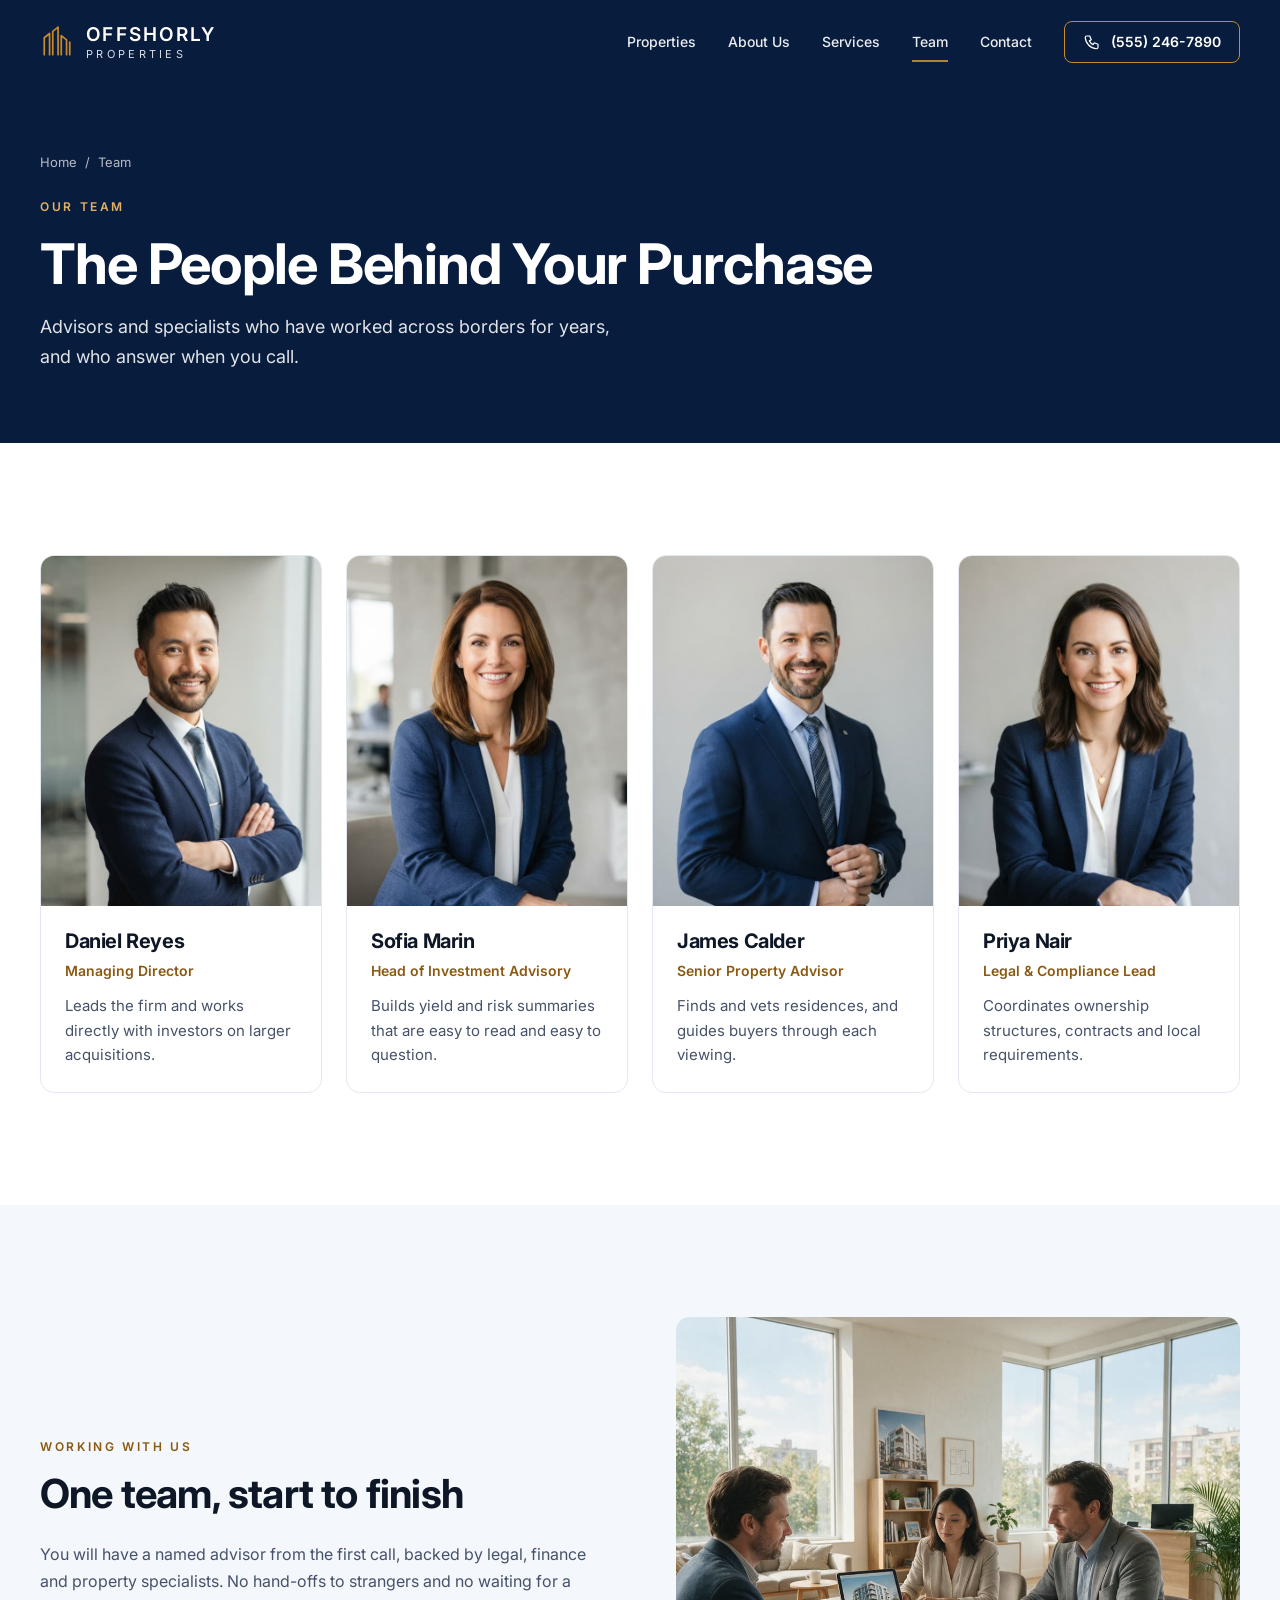
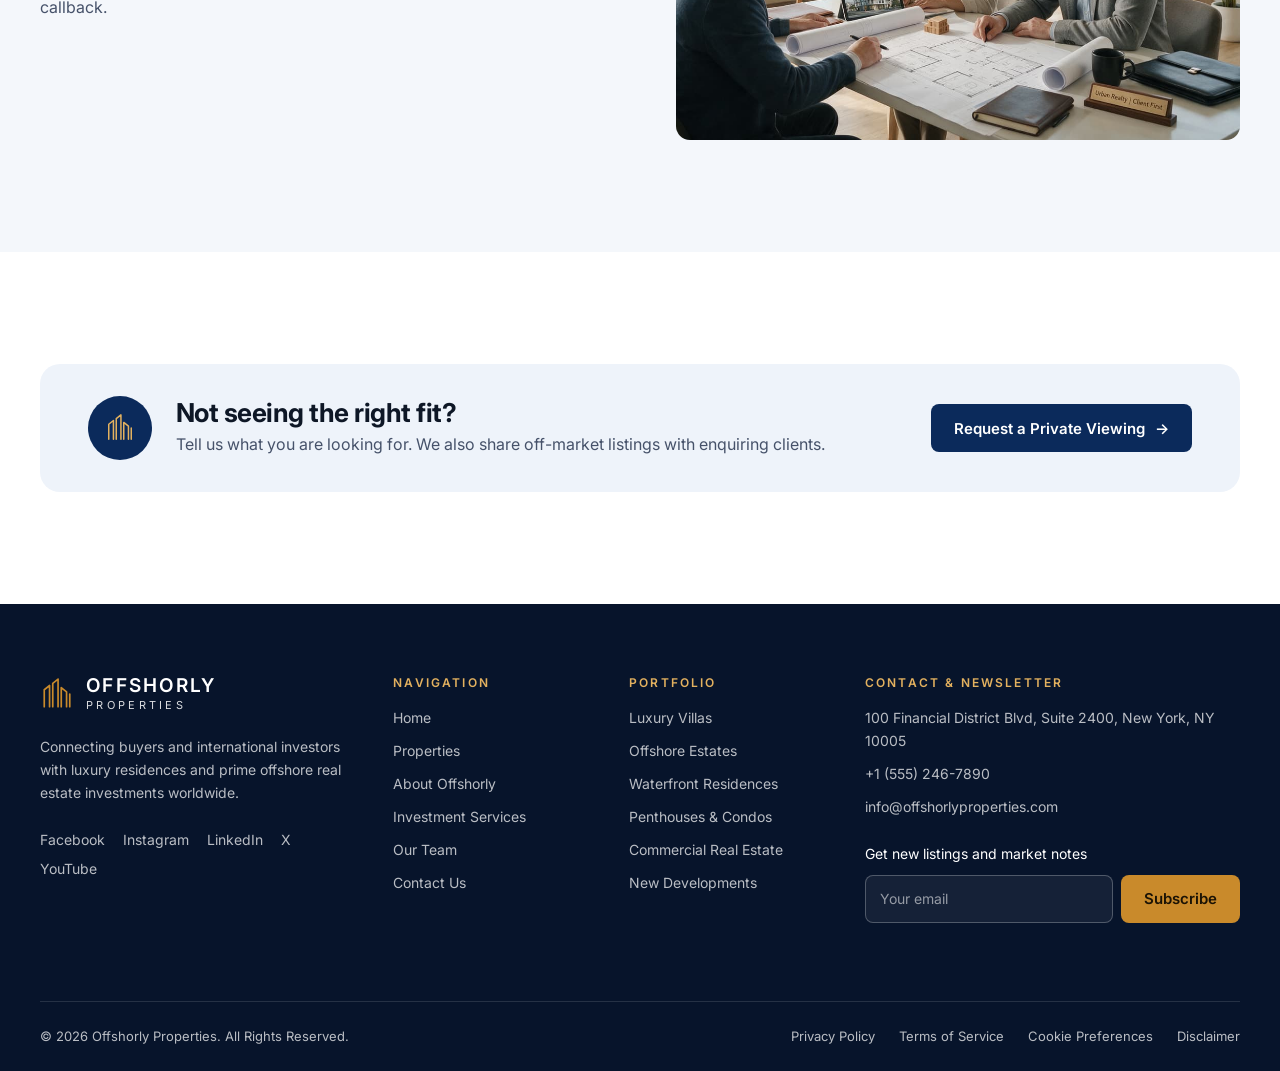
<file: team.html>
<!DOCTYPE html>
<html lang="en">
<head>
<meta charset="utf-8">
<meta name="viewport" content="width=device-width, initial-scale=1">
<title>Team | Offshorly Properties</title>
<meta name="description" content="Meet the advisors and specialists at Offshorly Properties.">
<link rel="preconnect" href="https://fonts.googleapis.com">
<link rel="preconnect" href="https://fonts.gstatic.com" crossorigin>
<link href="https://fonts.googleapis.com/css2?family=Inter:wght@400;500;600;700&display=swap" rel="stylesheet">
<style>
:root{
  --navy:#0B2A5B; --navy-deep:#081C3D; --footer:#07142B;
  --amber:#C98A2B; --amber-text:#8A5A12; --amber-soft:#E3B15F;
  --ink:#0E1726; --text:#46526A; --line:#E3E8F0; --tint:#F4F7FB; --strip:#EEF3FA; --white:#fff;
  --font:'Inter',system-ui,-apple-system,'Segoe UI',Roboto,sans-serif;
  --r-sm:8px; --r-md:14px; --r-lg:20px;
  --s1:8px; --s2:16px; --s3:24px; --s4:32px; --s5:48px; --s6:72px; --s7:112px;
  --wrap:1200px; --ease:cubic-bezier(.2,.7,.2,1);
}
*{box-sizing:border-box}
html{scroll-behavior:smooth;scroll-padding-top:84px}
body{margin:0;font:400 16px/1.65 var(--font);color:var(--text);background:var(--white);-webkit-font-smoothing:antialiased}
img{display:block;max-width:100%}
a{color:inherit;text-decoration:none}
ul{list-style:none;margin:0;padding:0}
h1,h2,h3,h4,p,figure,blockquote,dl,dd{margin:0}
h1,h2,h3,h4{color:var(--ink);font-weight:700;letter-spacing:-.02em;line-height:1.12}
:focus-visible{outline:2px solid var(--amber);outline-offset:3px;border-radius:4px}
.container{width:min(var(--wrap),100% - 48px);margin-inline:auto}
.skip{position:absolute;left:-999px;top:8px;background:var(--navy);color:#fff;padding:8px 14px;border-radius:var(--r-sm);z-index:100}
.skip:focus{left:8px}

/* Buttons */
.btn{display:inline-flex;align-items:center;gap:10px;height:48px;padding:0 22px;border-radius:var(--r-sm);font:600 15px/1 var(--font);border:1px solid transparent;cursor:pointer;transition:background .2s var(--ease),color .2s var(--ease),border-color .2s var(--ease),transform .2s var(--ease)}
.btn:active{transform:translateY(1px)}
.btn svg{width:18px;height:18px}
.btn-navy{background:var(--navy);color:#fff}.btn-navy:hover{background:var(--navy-deep)}
.btn-light{background:#fff;color:var(--navy)}.btn-light:hover{background:var(--strip)}
.btn-ghost{border-color:rgba(255,255,255,.55);color:#fff}.btn-ghost:hover{background:rgba(255,255,255,.12)}
.btn-outline{border-color:var(--amber);color:#fff}.btn-outline:hover{background:rgba(201,138,43,.18)}
.btn-gold{background:var(--amber);color:#1b1305}.btn-gold:hover{background:var(--amber-soft)}

/* Header (overlays hero) */
.site-header{position:absolute;inset:0 0 auto 0;z-index:20;color:#fff}
.site-header.is-solid{position:fixed;background:var(--navy-deep);box-shadow:0 1px 0 rgba(255,255,255,.08)}
.header-row{display:flex;align-items:center;justify-content:space-between;height:84px}
.logo{display:flex;align-items:center;gap:12px;color:#fff}
.logo-mark{width:34px;height:34px;color:var(--amber)}
.logo-text{display:flex;flex-direction:column;line-height:1}
.logo-text strong{font-size:19px;letter-spacing:.12em;font-weight:600}
.logo-text small{font-size:11px;letter-spacing:.3em;margin-top:5px;opacity:.85}
.nav{display:flex;align-items:center;gap:32px;font-size:14px;font-weight:500}
.nav a:not(.btn){position:relative;padding:6px 0;opacity:.92}
.nav a:not(.btn):hover{opacity:1}
.nav a[aria-current]::after{content:"";position:absolute;left:0;right:0;bottom:-2px;height:2px;background:var(--amber)}
.nav-cta{height:42px;padding:0 18px;font-size:14px;border-radius:var(--r-sm)}
.menu-btn{display:none;background:none;border:0;width:44px;height:44px;padding:10px;cursor:pointer}
.menu-btn span{display:block;height:2px;background:#fff;margin:6px 0;transition:transform .25s var(--ease),opacity .2s}

/* Hero */
.hero{position:relative;min-height:min(86vh,820px);display:flex;align-items:center;color:#fff;overflow:hidden;background:var(--navy-deep)}
.hero-img{position:absolute;inset:0;width:100%;height:100%;object-fit:cover;object-position:50% 60%}
.hero-shade{position:absolute;inset:0;background:linear-gradient(180deg,rgba(8,28,61,.78) 0%,rgba(8,28,61,.45) 38%,rgba(8,28,61,.30) 100%)}
.hero-copy{position:relative;text-align:center;padding:140px 0 96px;max-width:900px}
.hero h1{color:#fff;font-size:clamp(38px,6vw,68px);margin-bottom:var(--s3)}
.hero-copy>p{font-size:clamp(16px,1.5vw,19px);max-width:640px;margin-inline:auto;color:rgba(255,255,255,.9)}
.hero-actions{display:flex;gap:var(--s2);justify-content:center;margin-top:var(--s4);flex-wrap:wrap}

/* Sections */
.section{padding:var(--s7) 0}
.section-tight{padding-top:0}
.section-tint{background:var(--tint)}
.eyebrow{font-size:12px;font-weight:600;letter-spacing:.22em;text-transform:uppercase;color:var(--amber-text);margin-bottom:var(--s2)}
h2{font-size:clamp(28px,3.4vw,40px)}
.section-head{margin-bottom:var(--s5)}
.section-head.center{text-align:center}
.lede{max-width:640px;margin:var(--s2) auto 0}

/* About */
.about{display:grid;grid-template-columns:minmax(0,5fr) minmax(0,7fr);gap:var(--s6);align-items:center}
.about-copy h2{margin-bottom:var(--s3)}
.about-copy>p:not(.eyebrow){max-width:440px;margin-bottom:var(--s4)}
.about-media{position:relative}
.about-track{display:flex;gap:var(--s2);overflow-x:auto;scroll-snap-type:x mandatory;scrollbar-width:none;border-radius:var(--r-md)}
.about-track::-webkit-scrollbar{display:none}
.about-track figure{flex:0 0 88%;scroll-snap-align:start;aspect-ratio:4/3;border-radius:var(--r-md);overflow:hidden}
.about-track img{width:100%;height:100%;object-fit:cover}
.arrow{width:46px;height:46px;border-radius:50%;border:0;background:#fff;color:var(--navy);font-size:18px;cursor:pointer;box-shadow:0 4px 18px rgba(8,28,61,.18);transition:background .2s,color .2s}
.arrow:hover{background:var(--navy);color:#fff}
.about-media .arrow{position:absolute;right:calc(12% - 23px);top:50%;transform:translateY(-50%)}

/* Properties */
.props{position:relative}
.props-track{display:flex;gap:var(--s2);overflow-x:auto;scroll-snap-type:x mandatory;scrollbar-width:none;padding:2px}
.props-track::-webkit-scrollbar{display:none}
.card{position:relative;flex:0 0 calc((100% - 3*var(--s2)) / 5);min-width:200px;height:clamp(400px,36vw,500px);border-radius:var(--r-md);overflow:hidden;scroll-snap-align:start;background:var(--navy-deep);transition:flex-basis .4s var(--ease)}
@media (hover:hover) and (min-width:1025px){.card:hover,.card:focus-within{flex-basis:calc((100% - 3*var(--s2)) * 2 / 5)}}
.card img{position:absolute;inset:0;width:100%;height:100%;object-fit:cover;transition:transform .6s var(--ease)}
.card:hover img{transform:scale(1.04)}
.card::after{content:"";position:absolute;inset:0;background:linear-gradient(180deg,transparent 45%,rgba(8,28,61,.88) 100%)}
.card-info{position:absolute;left:0;right:0;bottom:0;padding:var(--s3);z-index:1;color:#fff}
.card h3{color:#fff;font-size:18px;font-weight:600;letter-spacing:-.01em;margin-bottom:6px}
.card .loc{display:flex;max-height:0;opacity:0;overflow:hidden;transition:max-height .35s var(--ease),opacity .3s;align-items:center;gap:6px;font-size:14px;color:rgba(255,255,255,.85)}
.card .loc svg{width:14px;height:14px;color:var(--amber-soft)}
.card:hover .loc,.card:focus-within .loc{max-height:28px;opacity:1}
@media (hover:none){.card .loc{max-height:28px;opacity:1}}
.card .price{font-weight:600;font-size:16px;margin-top:6px;color:#fff}
.props>.arrow{position:absolute;top:50%;transform:translateY(-50%);z-index:3}
.arrow svg{width:22px;height:22px;display:block;margin:auto}
.arrow-prev svg{transform:scaleX(-1)}
.arrow-prev{left:-20px}.arrow-next{right:-20px}

/* Services */
.services{display:grid;grid-template-columns:repeat(3,1fr);gap:var(--s3)}
.service{position:relative;background:#fff;border:1px solid var(--line);border-radius:var(--r-md);padding:var(--s4)}
.service::before{content:"";display:block;width:32px;height:3px;background:var(--amber);margin-bottom:var(--s3)}
.focus{font-size:14px;font-weight:600;color:var(--amber-text);margin-bottom:var(--s1)}
.service h3{font-size:22px;margin-bottom:var(--s2)}

/* Proof */
.proof{display:grid;grid-template-columns:minmax(0,1fr) minmax(0,1fr);gap:var(--s6);align-items:center}
.proof h2{margin-bottom:var(--s5);max-width:480px}
.stats{display:grid;grid-template-columns:1fr 1fr;gap:var(--s4) var(--s3)}
.stats div{border-top:1px solid var(--line);padding-top:var(--s2)}
.stats dt{font-size:clamp(32px,3.6vw,44px);font-weight:700;color:var(--navy);letter-spacing:-.03em;line-height:1.1}
.stats dd{font-size:14px;margin-top:6px}
.quote{background:var(--navy);color:#fff;border-radius:var(--r-lg);padding:var(--s5)}
.quote blockquote{font-size:clamp(18px,1.8vw,22px);line-height:1.55;color:#fff;margin-bottom:var(--s4)}
.quote figcaption{display:flex;flex-direction:column;gap:2px;font-size:14px;color:rgba(255,255,255,.75)}
.quote strong{color:#fff;font-weight:600}
.quote::before{content:"";display:block;width:40px;height:3px;background:var(--amber);margin-bottom:var(--s3)}

/* CTA strip */
.section-cta{padding:0 0 var(--s7)}
.cta{display:flex;align-items:center;gap:var(--s3);background:var(--strip);border-radius:var(--r-lg);padding:var(--s4) var(--s5)}
.cta-badge{flex:0 0 64px;height:64px;border-radius:50%;background:var(--navy);color:var(--amber-soft);display:grid;place-items:center}
.cta-badge svg{width:30px;height:30px}
.cta-copy{flex:1}
.cta h2{font-size:clamp(20px,2.2vw,26px);margin-bottom:4px}

/* Footer */
.footer{background:var(--footer);color:rgba(255,255,255,.72);padding:var(--s6) 0 0;font-size:14px}
.footer-grid{display:grid;grid-template-columns:1.3fr .8fr .8fr 1.3fr;gap:var(--s5)}
.footer h3{color:var(--amber-soft);font-size:12px;letter-spacing:.18em;text-transform:uppercase;font-weight:600;margin-bottom:var(--s2)}
.footer li+li{margin-top:10px}
.footer a:hover{color:#fff}
.tag{margin:var(--s3) 0;max-width:320px}
.social{display:flex;flex-wrap:wrap;gap:6px 18px}
.social li+li{margin-top:0}
.contact li{margin-bottom:10px}
.news{margin-top:var(--s3)}
.news label{display:block;margin-bottom:10px;color:#fff}
.news-row{display:flex;gap:8px}
.news input{flex:1;min-width:0;height:48px;padding:0 14px;border-radius:var(--r-sm);border:1px solid rgba(255,255,255,.25);background:rgba(255,255,255,.06);color:#fff;font:inherit}
.news input::placeholder{color:rgba(255,255,255,.55)}
.news input:focus-visible{outline:2px solid var(--amber)}
.news-msg{min-height:22px;margin-top:8px;font-size:13px;color:var(--amber-soft)}
.footer-bar{display:flex;justify-content:space-between;gap:var(--s2);flex-wrap:wrap;margin-top:var(--s5);padding:var(--s3) 0;border-top:1px solid rgba(255,255,255,.12);font-size:13px}
.footer-bar ul{display:flex;gap:var(--s3);flex-wrap:wrap}
.footer-bar li+li{margin-top:0}

/* Tablet */
@media (max-width:1024px){
  .nav{gap:20px}
  .about,.proof{gap:var(--s5)}
  .card{flex-basis:calc((100% - 2*var(--s2)) / 3)}
  .card-lead{flex-basis:calc((100% - 2*var(--s2)) / 3)}
  .footer-grid{grid-template-columns:1fr 1fr}
  .arrow-prev{left:-8px}.arrow-next{right:-8px}
}
/* Mobile: nav collapses, grids stack, cards scroll */
@media (max-width:820px){
  .section{padding:var(--s6) 0}
  .menu-btn{display:block}
  .nav{position:fixed;inset:84px 0 auto 0;flex-direction:column;align-items:stretch;gap:0;background:var(--navy-deep);padding:var(--s2) 24px var(--s3);transform:translateY(-12px);opacity:0;visibility:hidden;transition:.25s var(--ease)}
  .nav.open{transform:none;opacity:1;visibility:visible}
  .nav a:not(.btn){padding:16px 0;border-bottom:1px solid rgba(255,255,255,.1)}
  .nav a[aria-current]::after{display:none}
  .nav-cta{margin-top:var(--s2);justify-content:center}
  .site-header{background:var(--navy-deep)}
  .hero{min-height:620px}
  .hero-copy{padding:120px 0 72px}
  .about,.proof{grid-template-columns:1fr}
  .about-media .arrow{right:12px}
  .about-track figure{flex-basis:100%}
  .services{grid-template-columns:1fr}
  .card,.card-lead{flex-basis:72%}
  .card{height:440px}
  .props>.arrow{display:none}
  .cta{flex-direction:column;align-items:flex-start;padding:var(--s4) var(--s3)}
  .menu-btn[aria-expanded="true"] span:nth-child(1){transform:translateY(8px) rotate(45deg)}
  .menu-btn[aria-expanded="true"] span:nth-child(2){opacity:0}
  .menu-btn[aria-expanded="true"] span:nth-child(3){transform:translateY(-8px) rotate(-45deg)}
}
@media (max-width:520px){
  .container{width:min(var(--wrap),100% - 32px)}
  .stats{grid-template-columns:1fr 1fr}
  .footer-grid{grid-template-columns:1fr}
  .news-row{flex-direction:column}
  .quote{padding:var(--s4) var(--s3)}
}
@media (prefers-reduced-motion:reduce){*{transition:none!important;scroll-behavior:auto!important}}

/* Properties page (extends styles.css; reuses tokens and components) */
.page-head{position:relative;background:var(--navy-deep);color:#fff;padding:152px 0 var(--s6)}
.page-head .eyebrow{color:var(--amber-soft)}
.page-head h1{color:#fff;font-size:clamp(36px,5vw,56px);margin-bottom:var(--s2)}
.page-head p:not(.eyebrow){max-width:600px;color:rgba(255,255,255,.88);font-size:clamp(16px,1.5vw,18px)}
.crumbs{display:flex;gap:8px;font-size:13px;color:rgba(255,255,255,.7);margin-bottom:var(--s3)}
.crumbs a:hover{color:#fff}

.filters{display:flex;align-items:center;justify-content:space-between;gap:var(--s3);flex-wrap:wrap;margin-bottom:var(--s4)}
.chips{display:flex;gap:var(--s1);overflow-x:auto;scrollbar-width:none;padding:2px}
.chips::-webkit-scrollbar{display:none}
.chip{flex:0 0 auto;height:44px;padding:0 20px;border-radius:var(--r-sm);border:1px solid var(--line);background:#fff;color:var(--ink);font:500 14px/1 var(--font);cursor:pointer;transition:background .2s var(--ease),color .2s var(--ease),border-color .2s var(--ease)}
.chip:hover{border-color:var(--navy)}
.chip[aria-pressed="true"]{background:var(--navy);border-color:var(--navy);color:#fff}
.count{font-size:14px}
.count strong{color:var(--ink)}

.grid{display:grid;grid-template-columns:repeat(3,minmax(0,1fr));gap:var(--s3)}
.listing{position:relative;display:flex;flex-direction:column;background:#fff;border:1px solid var(--line);border-radius:var(--r-md);overflow:hidden;transition:border-color .2s var(--ease),transform .3s var(--ease)}
.listing:hover,.listing:focus-within{border-color:var(--navy);transform:translateY(-2px)}
.listing[hidden]{display:none}
.listing-media{position:relative;aspect-ratio:4/3;background:var(--navy-deep);overflow:hidden}
.listing-media img{width:100%;height:100%;object-fit:cover;transition:transform .6s var(--ease)}
.listing:hover .listing-media img{transform:scale(1.04)}
.badge{position:absolute;left:var(--s2);top:var(--s2);background:#fff;color:var(--navy);font-size:12px;font-weight:600;letter-spacing:.04em;padding:6px 12px;border-radius:var(--r-sm)}
.listing-body{display:flex;flex-direction:column;gap:var(--s1);padding:var(--s3);flex:1}
.listing h3{font-size:20px;letter-spacing:-.01em}
.listing .loc{display:flex;align-items:center;gap:6px;font-size:14px}
.listing .loc svg{width:14px;height:14px;color:var(--amber-text)}
.listing .desc{font-size:15px;margin-top:4px}
.listing-foot{display:flex;align-items:center;justify-content:space-between;gap:var(--s2);margin-top:auto;padding-top:var(--s2);border-top:1px solid var(--line)}
.listing .price{font-weight:700;font-size:17px;color:var(--navy)}
.listing .enquire{font-size:14px;font-weight:600;color:var(--navy);display:inline-flex;align-items:center;gap:6px}
.listing .enquire::after{content:"";position:absolute;inset:0}
.listing .enquire span{transition:transform .2s var(--ease)}
.listing:hover .enquire span{transform:translateX(3px)}
.empty{text-align:center;padding:var(--s6) 0}

@media (max-width:1024px){.grid{grid-template-columns:repeat(2,minmax(0,1fr))}}
@media (max-width:820px){.page-head{padding:120px 0 var(--s5)}}
@media (max-width:600px){.grid{grid-template-columns:1fr}.filters{flex-direction:column;align-items:stretch;gap:var(--s2)}}
#listings{padding-top:var(--s6)}

/* About / Services / Team (extends styles.css + properties.css) */
.split{display:grid;grid-template-columns:minmax(0,1fr) minmax(0,1fr);gap:var(--s6);align-items:center}
.split.flip .split-media{order:-1}
.split-copy h2{margin-bottom:var(--s3)}
.split-copy p+p{margin-top:var(--s2)}
.split-media{border-radius:var(--r-md);overflow:hidden;aspect-ratio:4/3;background:var(--navy-deep)}
.split-media img{width:100%;height:100%;object-fit:cover}
.checks{margin-top:var(--s3);display:grid;gap:12px}
.checks li{position:relative;padding-left:28px;color:var(--ink);font-weight:500}
.checks li::before{content:"";position:absolute;left:0;top:.6em;width:14px;height:3px;background:var(--amber)}
.steps{display:grid;grid-template-columns:repeat(4,minmax(0,1fr));gap:var(--s3);counter-reset:step}
.step{counter-increment:step;border-top:1px solid var(--line);padding-top:var(--s3)}
.step::before{content:"0" counter(step);display:block;font-size:14px;font-weight:700;letter-spacing:.12em;color:var(--amber-text);margin-bottom:var(--s2)}
.step h3{font-size:20px;margin-bottom:var(--s1)}
.stats-row{display:grid;grid-template-columns:repeat(4,minmax(0,1fr));gap:var(--s3)}
.stats-row div{border-top:1px solid var(--line);padding-top:var(--s2)}
.stats-row dt{font-size:clamp(32px,3.6vw,44px);font-weight:700;color:var(--navy);letter-spacing:-.03em;line-height:1.1}
.stats-row dd{font-size:14px;margin-top:6px}
.services-grid{grid-template-columns:repeat(3,minmax(0,1fr))}
.team-grid{display:grid;grid-template-columns:repeat(4,minmax(0,1fr));gap:var(--s3)}
.member{display:flex;flex-direction:column;background:#fff;border:1px solid var(--line);border-radius:var(--r-md);overflow:hidden}
.member-photo{aspect-ratio:4/5;background:var(--tint);overflow:hidden}
.member-photo img{width:100%;height:100%;object-fit:cover;object-position:50% 20%}
.member-body{padding:var(--s3);display:flex;flex-direction:column;gap:6px}
.member h3{font-size:20px}
.member .role{font-size:14px;font-weight:600;color:var(--amber-text)}
.member p:last-child{font-size:15px;margin-top:6px}
@media (max-width:1024px){.team-grid{grid-template-columns:repeat(2,minmax(0,1fr))}.steps,.stats-row{grid-template-columns:repeat(2,minmax(0,1fr))}.split{gap:var(--s5)}}
@media (max-width:820px){.split{grid-template-columns:1fr}.split.flip .split-media{order:0}.services-grid{grid-template-columns:1fr}}
@media (max-width:520px){.team-grid{grid-template-columns:1fr}.steps{grid-template-columns:1fr}}

.section-tint+.section-cta{padding-top:var(--s7)}
@media (max-width:820px){.section-tint+.section-cta{padding-top:var(--s6)}}

</style>
</head>
<body>
<a class="skip" href="#main">Skip to content</a>

<header class="site-header" id="top">
  <div class="container header-row">
    <a class="logo" href="index.html" aria-label="Offshorly Properties home">
      <svg class="logo-mark" viewBox="0 0 32 32" aria-hidden="true"><path d="M4 28V12l5-4v20M12 28V6l5-4v26M20 28V10l5 4v14M28 28V16" fill="none" stroke="currentColor" stroke-width="1.6" stroke-linejoin="round" stroke-linecap="round"/></svg>
      <span class="logo-text"><strong>OFFSHORLY</strong><small>PROPERTIES</small></span>
    </a>
    <nav class="nav" id="nav" aria-label="Main">
      <a href="properties.html">Properties</a>
      <a href="about.html">About Us</a>
      <a href="services.html">Services</a>
      <a href="team.html" aria-current="page">Team</a>
      <a href="#contact">Contact</a>
      <a class="btn btn-outline nav-cta" href="tel:+15552467890">
        <svg viewBox="0 0 24 24" aria-hidden="true"><path d="M5 4h4l2 5-2.5 1.500a11 11 0 0 0 5 5L15 13l5 2v4a2 2 0 0 1-2 2A16 16 0 0 1 3 6a2 2 0 0 1 2-2z" fill="none" stroke="currentColor" stroke-width="1.6" stroke-linejoin="round"/></svg>
        (555) 246-7890
      </a>
    </nav>
    <button class="menu-btn" id="menuBtn" aria-expanded="false" aria-controls="nav" aria-label="Menu"><span></span><span></span><span></span></button>
  </div>
</header>

<main id="main">
  <section class="page-head">
    <div class="container">
      <nav class="crumbs" aria-label="Breadcrumb"><a href="index.html">Home</a><span aria-hidden="true">/</span><span>Team</span></nav>
      <p class="eyebrow">Our Team</p>
      <h1>The People Behind Your Purchase</h1>
      <p>Advisors and specialists who have worked across borders for years, and who answer when you call.</p>
    </div>
  </section>
  <section class="section">
    <div class="container">
      <div class="team-grid">
        <article class="member"><div class="member-photo"><img src="[data-uri]" alt="Portrait of Daniel Reyes" loading="lazy"></div><div class="member-body"><h3>Daniel Reyes</h3><p class="role">Managing Director</p><p>Leads the firm and works directly with investors on larger acquisitions.</p></div></article>
        <article class="member"><div class="member-photo"><img src="[data-uri]" alt="Portrait of Sofia Marin" loading="lazy"></div><div class="member-body"><h3>Sofia Marin</h3><p class="role">Head of Investment Advisory</p><p>Builds yield and risk summaries that are easy to read and easy to question.</p></div></article>
        <article class="member"><div class="member-photo"><img src="[data-uri]" alt="Portrait of James Calder" loading="lazy"></div><div class="member-body"><h3>James Calder</h3><p class="role">Senior Property Advisor</p><p>Finds and vets residences, and guides buyers through each viewing.</p></div></article>
        <article class="member"><div class="member-photo"><img src="[data-uri]" alt="Portrait of Priya Nair" loading="lazy"></div><div class="member-body"><h3>Priya Nair</h3><p class="role">Legal &amp; Compliance Lead</p><p>Coordinates ownership structures, contracts and local requirements.</p></div></article>
      </div>
    </div>
  </section>

  <section class="section section-tint">
    <div class="container split">
      <div class="split-copy">
        <p class="eyebrow">Working With Us</p>
        <h2>One team, start to finish</h2>
        <p>You will have a named advisor from the first call, backed by legal, finance and property specialists. No hand-offs to strangers and no waiting for a callback.</p>
      </div>
      <figure class="split-media"><img src="[data-uri]" alt="Offshorly team meeting with a client" loading="lazy"></figure>
    </div>
  </section>

<section class="section-cta" id="contact">
    <div class="container">
      <div class="cta">
        <div class="cta-badge" aria-hidden="true">
          <svg viewBox="0 0 32 32"><path d="M4 28V12l5-4v20M12 28V6l5-4v26M20 28V10l5 4v14M28 28V16" fill="none" stroke="currentColor" stroke-width="1.6" stroke-linejoin="round" stroke-linecap="round"/></svg>
        </div>
        <div class="cta-copy">
          <h2>Not seeing the right fit?</h2>
          <p>Tell us what you are looking for. We also share off-market listings with enquiring clients.</p>
        </div>
        <a class="btn btn-navy" href="mailto:info@offshorlyproperties.com">Request a Private Viewing <span aria-hidden="true">→</span></a>
      </div>
    </div>
  </section>
</main>

<footer class="footer">
  <div class="container footer-grid">
    <div>
      <a class="logo logo-inv" href="index.html" aria-label="Offshorly Properties home">
        <svg class="logo-mark" viewBox="0 0 32 32" aria-hidden="true"><path d="M4 28V12l5-4v20M12 28V6l5-4v26M20 28V10l5 4v14M28 28V16" fill="none" stroke="currentColor" stroke-width="1.6" stroke-linejoin="round" stroke-linecap="round"/></svg>
        <span class="logo-text"><strong>OFFSHORLY</strong><small>PROPERTIES</small></span>
      </a>
      <p class="tag">Connecting buyers and international investors with luxury residences and prime offshore real estate investments worldwide.</p>
      <ul class="social">
        <li><a href="#">Facebook</a></li><li><a href="#">Instagram</a></li><li><a href="#">LinkedIn</a></li><li><a href="#">X</a></li><li><a href="#">YouTube</a></li>
      </ul>
    </div>
    <nav aria-label="Footer navigation">
      <h3>Navigation</h3>
      <ul><li><a href="index.html">Home</a></li><li><a href="properties.html">Properties</a></li><li><a href="about.html">About Offshorly</a></li><li><a href="services.html">Investment Services</a></li><li><a href="team.html">Our Team</a></li><li><a href="#contact">Contact Us</a></li></ul>
    </nav>
    <nav aria-label="Portfolio">
      <h3>Portfolio</h3>
      <ul><li><a href="properties.html">Luxury Villas</a></li><li><a href="properties.html">Offshore Estates</a></li><li><a href="properties.html">Waterfront Residences</a></li><li><a href="properties.html">Penthouses &amp; Condos</a></li><li><a href="properties.html">Commercial Real Estate</a></li><li><a href="properties.html">New Developments</a></li></ul>
    </nav>
    <div>
      <h3>Contact &amp; Newsletter</h3>
      <ul class="contact">
        <li>100 Financial District Blvd, Suite 2400, New York, NY 10005</li>
        <li><a href="tel:+15552467890">+1 (555) 246-7890</a></li>
        <li><a href="mailto:info@offshorlyproperties.com">info@offshorlyproperties.com</a></li>
      </ul>
      <form class="news" id="newsForm" novalidate>
        <label for="email">Get new listings and market notes</label>
        <div class="news-row">
          <input id="email" type="email" placeholder="Your email" autocomplete="email" required>
          <button class="btn btn-gold" type="submit">Subscribe</button>
        </div>
        <p class="news-msg" id="newsMsg" role="status"></p>
      </form>
    </div>
  </div>
  <div class="container footer-bar">
    <p>© 2026 Offshorly Properties. All Rights Reserved.</p>
    <ul><li><a href="#">Privacy Policy</a></li><li><a href="#">Terms of Service</a></li><li><a href="#">Cookie Preferences</a></li><li><a href="#">Disclaimer</a></li></ul>
  </div>
</footer>
<script>
(function(){
  // Mobile menu
  var btn=document.getElementById('menuBtn'),nav=document.getElementById('nav');
  function setMenu(open){nav.classList.toggle('open',open);btn.setAttribute('aria-expanded',open)}
  btn.addEventListener('click',function(){setMenu(!nav.classList.contains('open'))});
  nav.addEventListener('click',function(e){if(e.target.closest('a'))setMenu(false)});
  document.addEventListener('keydown',function(e){if(e.key==='Escape')setMenu(false)});

  // Solid header after the hero
  var header=document.querySelector('.site-header');
  function onScroll(){header.classList.toggle('is-solid',window.scrollY>40)}
  onScroll();window.addEventListener('scroll',onScroll,{passive:true});

  // Carousels (scroll-snap + arrows)
  document.querySelectorAll('[data-carousel]').forEach(function(c){
    var track=c.querySelector('[data-track]');
    function step(dir){
      var first=track.firstElementChild;
      var w=first.getBoundingClientRect().width+16;
      var atEnd=track.scrollLeft+track.clientWidth>=track.scrollWidth-4;
      if(dir>0&&atEnd)track.scrollTo({left:0,behavior:'smooth'});
      else track.scrollBy({left:dir*w,behavior:'smooth'});
    }
    var n=c.querySelector('[data-next]'),p=c.querySelector('[data-prev]');
    if(n)n.addEventListener('click',function(){step(1)});
    if(p)p.addEventListener('click',function(){step(-1)});
  });

  // Newsletter (client-side validation only; wire to your provider)
  var f=document.getElementById('newsForm'),m=document.getElementById('newsMsg'),i=document.getElementById('email');
  f.addEventListener('submit',function(e){
    e.preventDefault();
    if(!/^[^\s@]+@[^\s@]+\.[^\s@]+$/.test(i.value)){m.textContent='Please enter a valid email address.';i.focus();return}
    m.textContent='Thanks, you are on the list.';f.reset();
  });
})();

</script>
</body>
</html>
</file>
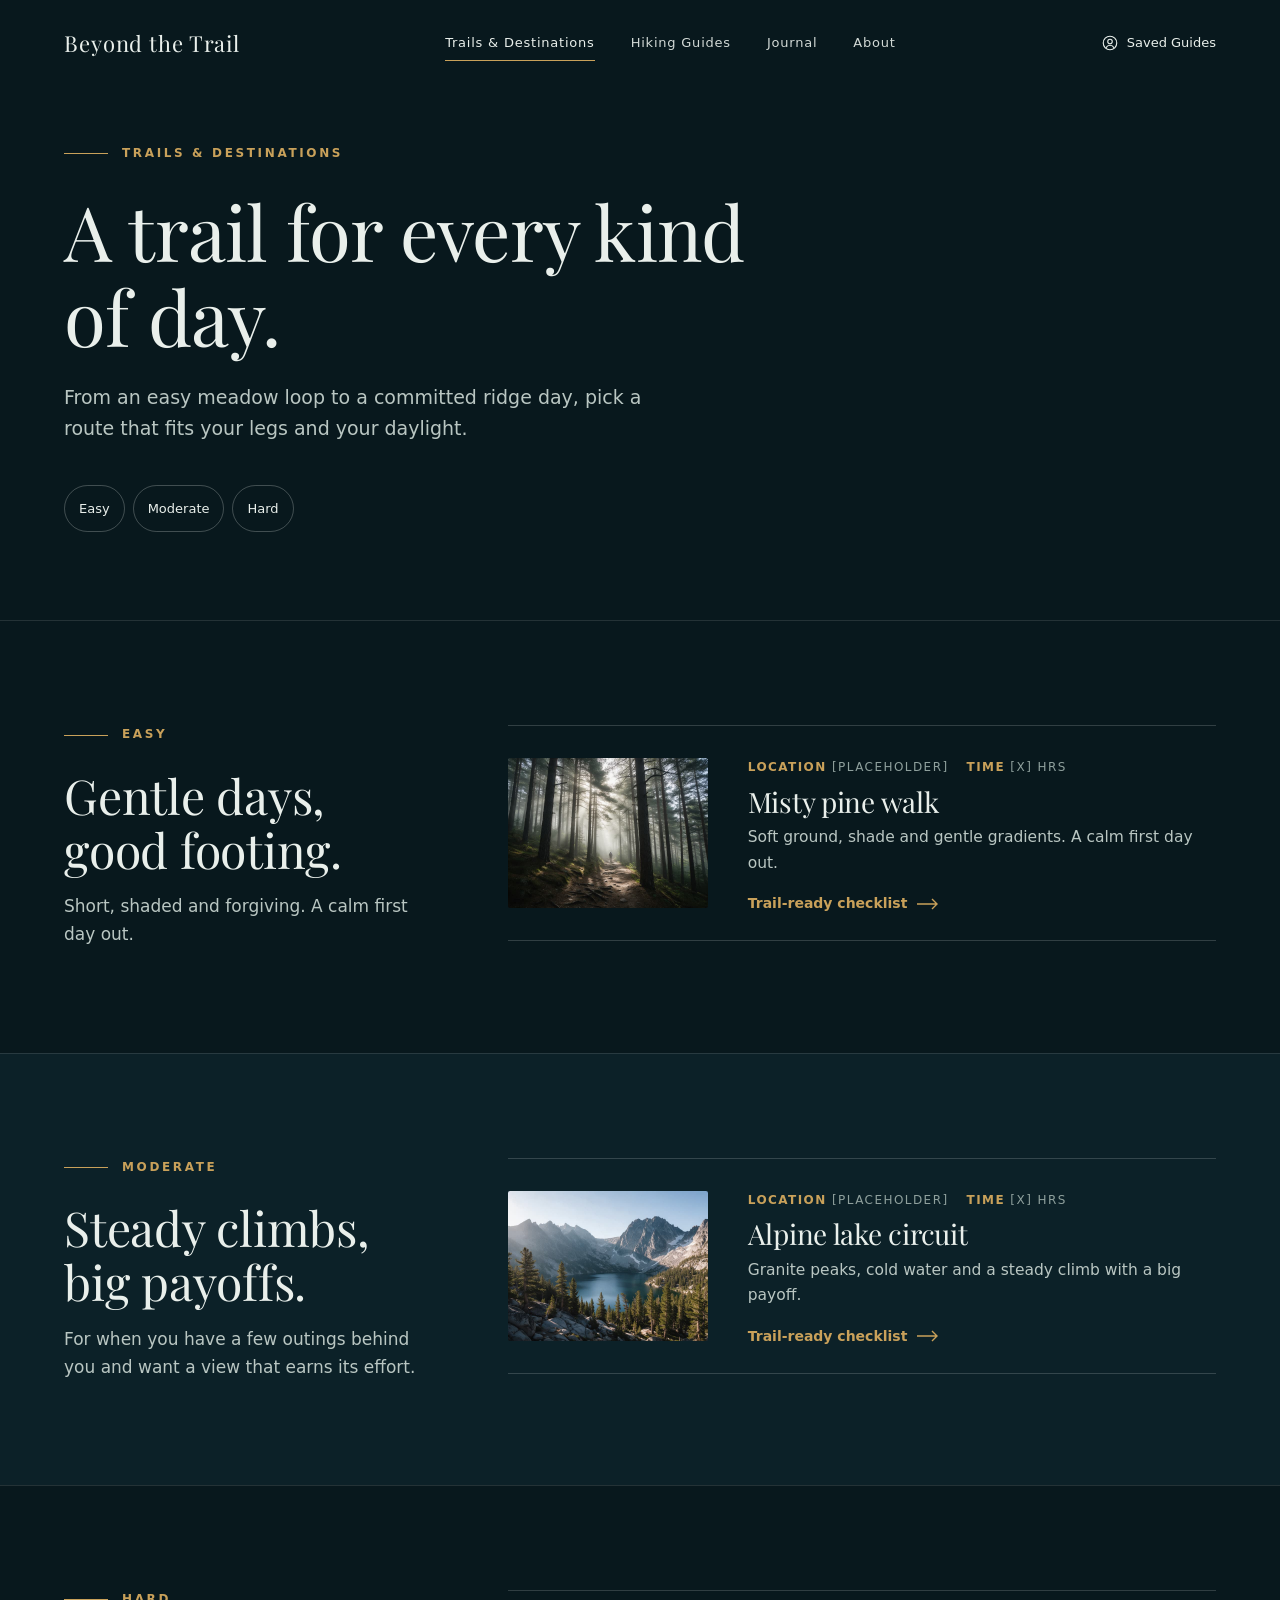
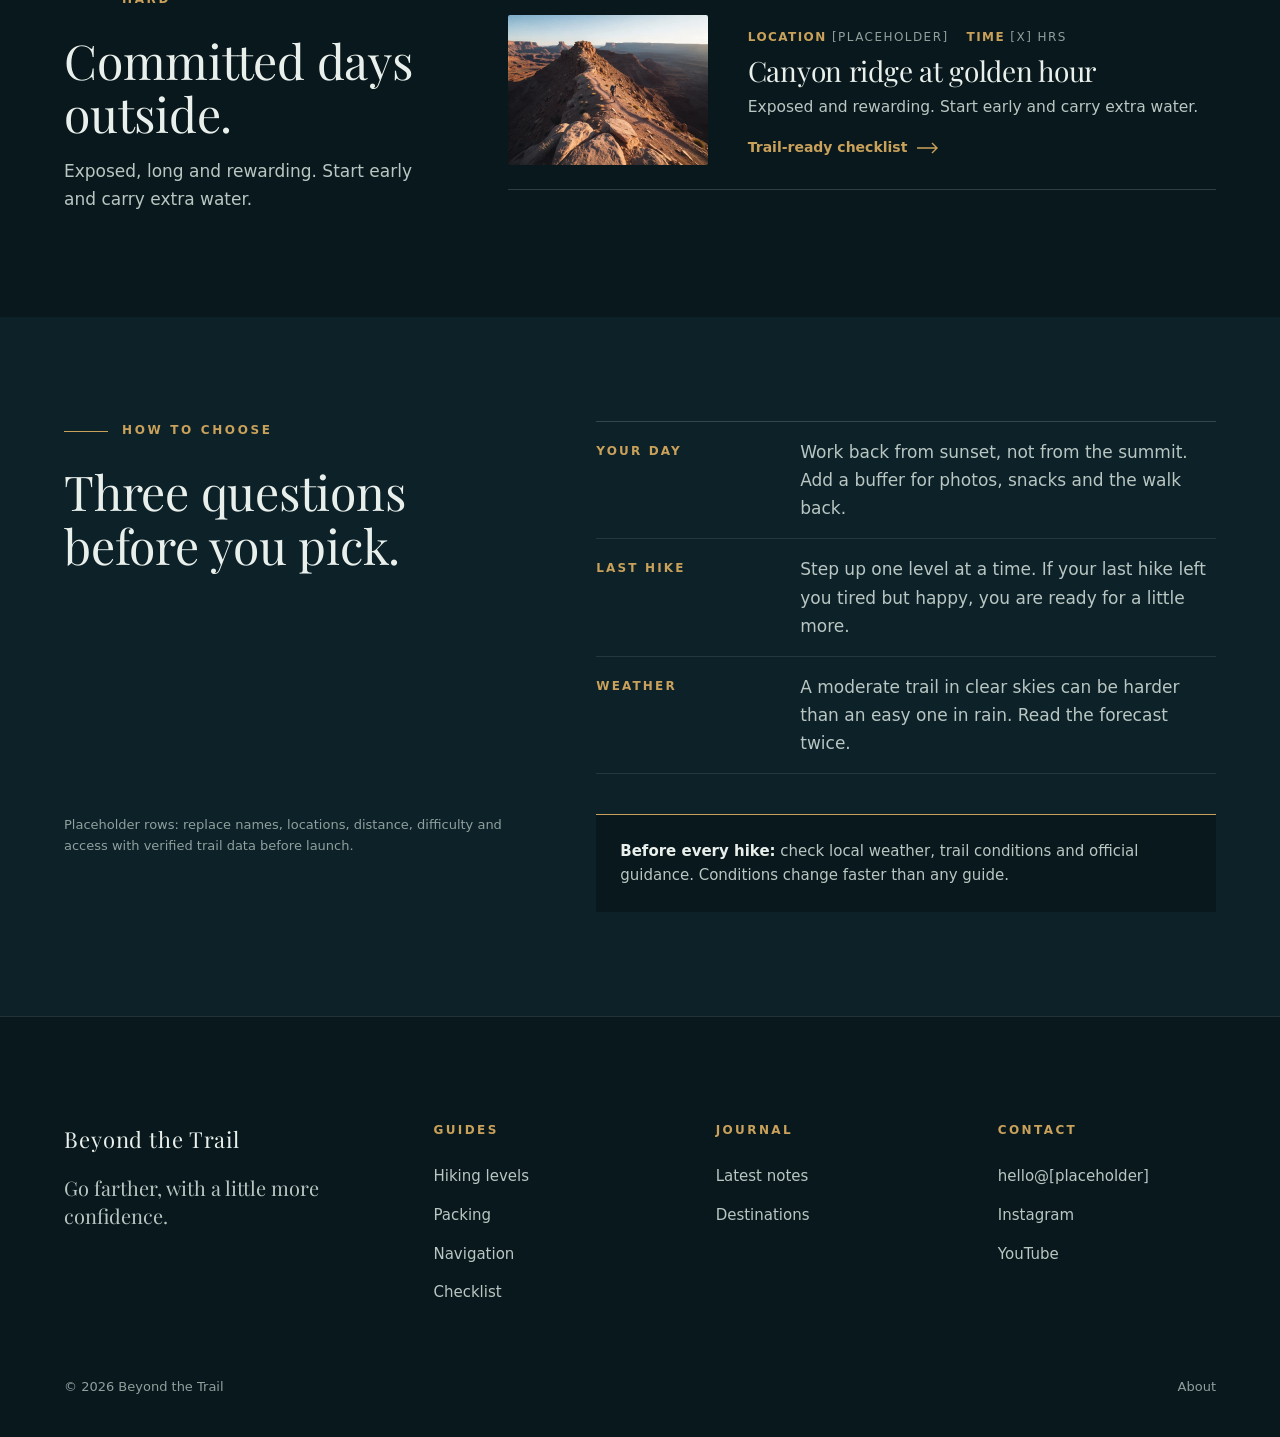
<file: trails.html>
<!DOCTYPE html>
<html lang="en">
<head>
<meta charset="utf-8">
<meta name="viewport" content="width=device-width, initial-scale=1">
<title>Trails &amp; Destinations — Beyond the Trail</title>
<meta name="description" content="Pick a trail that fits your legs and your daylight: easy, moderate and hard routes.">
<link rel="stylesheet" href="assets/styles.css">
</head>
<body class="no-js">
<a class="skip" href="#main">Skip to content</a>

<header class="nav" id="nav">
  <a class="brand" href="index.html" aria-label="Beyond the Trail, home">Beyond the Trail</a>
  <ul id="menu">
    <li><a href="trails.html" aria-current="page">Trails &amp; Destinations</a></li>
    <li><a href="guides.html">Hiking Guides</a></li>
    <li><a href="journal.html">Journal</a></li>
    <li><a href="about.html">About</a></li>
  </ul>
  <div class="nav-right">
    <a class="acct" href="guides.html#checklist"><svg viewBox="0 0 24 24" fill="none" stroke="currentColor" stroke-width="1.5" aria-hidden="true"><circle cx="12" cy="12" r="9"/><circle cx="12" cy="10" r="3"/><path d="M6.5 18.5c1.5-2.5 3.2-3.5 5.5-3.5s4 1 5.5 3.5"/></svg><span>Saved Guides</span></a>
    <button class="menu-btn" id="menuBtn" aria-expanded="false" aria-controls="menu" aria-label="Menu"><svg width="20" height="14" viewBox="0 0 20 14" fill="none" stroke="currentColor" stroke-width="1.5"><path d="M0 1h20M0 7h20M0 13h20"/></svg></button>
  </div>
</header>

<main id="main">
<section class="page-head"><div class="wrap"><div class="label">Trails &amp; Destinations</div><h1>A trail for every kind of day.</h1><p>From an easy meadow loop to a committed ridge day, pick a route that fits your legs and your daylight.</p><ul class="quick" style="margin-top:var(--s4)" aria-label="Jump to a level"><li><a href="#easy">Easy</a></li><li><a href="#moderate">Moderate</a></li><li><a href="#hard">Hard</a></li></ul></div></section>
<section class="idx" id="easy"><div class="wrap"><div class="side rv"><div class="label">Easy</div><h2>Gentle days, good footing.</h2><p>Short, shaded and forgiving. A calm first day out.</p></div><ul class="rows"><li><a class="row rv" href="guides.html#checklist"><img src="assets/images/t2.jpg" alt="A forest trail through tall pines with fog and light" loading="lazy" width="800" height="600"><div><div class="meta"><span><b>Location</b> [Placeholder]</span><span><b>Time</b> [x] hrs</span></div><h3>Misty pine walk</h3><p>Soft ground, shade and gentle gradients. A calm first day out.</p><span class="go">Trail-ready checklist <svg class="arrow" viewBox="0 0 22 12" fill="none" stroke="currentColor" stroke-width="1.4" aria-hidden="true"><path d="M0 6h20M15 1l5 5-5 5"/></svg></span></div></a></li></ul></div></section>
<section class="idx bg-alt" id="moderate"><div class="wrap"><div class="side rv"><div class="label">Moderate</div><h2>Steady climbs, big payoffs.</h2><p>For when you have a few outings behind you and want a view that earns its effort.</p></div><ul class="rows"><li><a class="row rv" href="guides.html#checklist"><img src="assets/images/t1.jpg" alt="Alpine lake below jagged granite peaks and pines" loading="lazy" width="800" height="600"><div><div class="meta"><span><b>Location</b> [Placeholder]</span><span><b>Time</b> [x] hrs</span></div><h3>Alpine lake circuit</h3><p>Granite peaks, cold water and a steady climb with a big payoff.</p><span class="go">Trail-ready checklist <svg class="arrow" viewBox="0 0 22 12" fill="none" stroke="currentColor" stroke-width="1.4" aria-hidden="true"><path d="M0 6h20M15 1l5 5-5 5"/></svg></span></div></a></li></ul></div></section>
<section class="idx" id="hard"><div class="wrap"><div class="side rv"><div class="label">Hard</div><h2>Committed days outside.</h2><p>Exposed, long and rewarding. Start early and carry extra water.</p></div><ul class="rows"><li><a class="row rv" href="guides.html#checklist"><img src="assets/images/t3.jpg" alt="A hiker on a golden-hour canyon ridge trail" loading="lazy" width="800" height="600"><div><div class="meta"><span><b>Location</b> [Placeholder]</span><span><b>Time</b> [x] hrs</span></div><h3>Canyon ridge at golden hour</h3><p>Exposed and rewarding. Start early and carry extra water.</p><span class="go">Trail-ready checklist <svg class="arrow" viewBox="0 0 22 12" fill="none" stroke="currentColor" stroke-width="1.4" aria-hidden="true"><path d="M0 6h20M15 1l5 5-5 5"/></svg></span></div></a></li></ul></div></section>
<section class="split bg-alt"><div class="wrap">
  <div class="head rv" style="margin:0"><div class="label">How to choose</div><h2>Three questions before you pick.</h2></div>
  <dl class="defs rv">
    <div><dt>Your day</dt><dd>Work back from sunset, not from the summit. Add a buffer for photos, snacks and the walk back.</dd></div>
    <div><dt>Last hike</dt><dd>Step up one level at a time. If your last hike left you tired but happy, you are ready for a little more.</dd></div>
    <div><dt>Weather</dt><dd>A moderate trail in clear skies can be harder than an easy one in rain. Read the forecast twice.</dd></div>
  </dl>
</div>
<div class="wrap"><p class="ph-note">Placeholder rows: replace names, locations, distance, difficulty and access with verified trail data before launch.</p>
<div class="notice rv"><strong>Before every hike:</strong> check local weather, trail conditions and official guidance. Conditions change faster than any guide.</div></div></section>
</main>

<footer id="footer">
  <div class="wrap">
    <div class="foot">
      <div><a class="brand" href="index.html">Beyond the Trail</a><p>Go farther, with a little more confidence.</p></div>
      <div><h4>Guides</h4><ul><li><a href="guides.html#levels">Hiking levels</a></li><li><a href="guides.html#pack">Packing</a></li><li><a href="guides.html#navigate">Navigation</a></li><li><a href="guides.html#checklist">Checklist</a></li></ul></div>
      <div><h4>Journal</h4><ul><li><a href="journal.html">Latest notes</a></li><li><a href="trails.html">Destinations</a></li></ul></div>
      <div><h4>Contact</h4><ul><li><a href="about.html#contact">hello@[placeholder]</a></li><li><a href="#footer">Instagram</a></li><li><a href="#footer">YouTube</a></li></ul></div>
    </div>
    <div class="legal"><span>© 2026 Beyond the Trail</span><span><a href="about.html">About</a></span></div>
  </div>
</footer>

<script>
document.body.classList.remove('no-js');
(function(){
  var nav=document.getElementById('nav');
  function s(){nav.classList.toggle('solid',window.scrollY>60)}
  s();addEventListener('scroll',s,{passive:true});
  var btn=document.getElementById('menuBtn'),menu=document.getElementById('menu');
  btn.addEventListener('click',function(){var o=menu.classList.toggle('open');btn.setAttribute('aria-expanded',o)});
  menu.addEventListener('click',function(e){if(e.target.tagName==='A'){menu.classList.remove('open');btn.setAttribute('aria-expanded','false')}});
  var rv=document.querySelectorAll('.rv');
  if('IntersectionObserver' in window){
    var io=new IntersectionObserver(function(es){es.forEach(function(e){if(e.isIntersecting){e.target.classList.add('in');io.unobserve(e.target)}})},{threshold:.12});
    rv.forEach(function(el){io.observe(el)});
  } else {rv.forEach(function(el){el.classList.add('in')})}
  var boxes=[].slice.call(document.querySelectorAll('.group input')),bar=document.getElementById('bar'),count=document.getElementById('count');
  if(bar){function up(){var n=boxes.filter(function(b){return b.checked}).length;bar.style.transform='scaleX('+(n/boxes.length)+')';count.textContent=n+' of '+boxes.length+' ready'}
  boxes.forEach(function(b){b.addEventListener('change',up)});}
})();
</script>
</body>
</html>
</file>
<file: assets/styles.css>
@font-face{font-family:"Playfair Display";font-weight:400;font-style:normal;font-display:swap;src:url("fonts/PlayfairDisplay-Regular.ttf") format("truetype")}
:root{
  --pine-900:#08181d; --pine-800:#0c2128; --pine-700:#12303a; --pine-600:#1b434e;
  --mist:#e9efeb; --mist-dim:#b9c6c2; --stone:#8fa09d; --gold:#c9a15a; --gold-hi:#e0bb78;
  --serif:"Playfair Display","Iowan Old Style","Palatino Linotype",Georgia,serif;
  --sans:system-ui,-apple-system,"Segoe UI",Roboto,"Helvetica Neue",Arial,sans-serif;
  --s1:8px; --s2:16px; --s3:24px; --s4:40px; --s5:64px; --s6:104px; --s7:160px;
  --wrap:1180px; --pad:clamp(20px,5vw,72px); --r:2px;
}
*{box-sizing:border-box;margin:0;padding:0}
html{scroll-behavior:smooth;background:var(--pine-900)}
body{font-family:var(--sans);color:var(--mist);background:var(--pine-900);line-height:1.65;font-size:17px;-webkit-font-smoothing:antialiased}
img{display:block;max-width:100%;height:auto}
a{color:inherit;text-decoration:none}
:focus-visible{outline:2px solid var(--gold-hi);outline-offset:3px}
.skip{position:absolute;left:-999px;top:8px;background:var(--gold);color:var(--pine-900);padding:8px 14px;z-index:100}
.skip:focus{left:8px}
.label{font-size:12px;letter-spacing:.22em;text-transform:uppercase;color:var(--gold);display:flex;align-items:center;gap:14px;font-weight:600}
.label::before{content:"";width:44px;height:1px;background:var(--gold)}
h1,h2,h3{font-family:var(--serif);font-weight:400;line-height:1.12;letter-spacing:-.01em}
h2{font-size:clamp(30px,3.8vw,48px);letter-spacing:-.005em}
h3{font-size:clamp(22px,2.2vw,28px)}
.link{display:inline-flex;align-items:center;gap:12px;color:var(--gold);font-size:15px;font-weight:600;letter-spacing:.02em;padding:10px 0;border-bottom:1px solid transparent;transition:gap .25s,border-color .25s}
.link:hover{gap:18px;border-color:var(--gold)}
.link svg{width:22px;height:12px}

/* nav */
.nav{position:fixed;inset:0 0 auto 0;z-index:50;display:flex;align-items:center;justify-content:space-between;padding:22px var(--pad);transition:background .3s}
.nav.solid{background:rgba(8,24,29,.92);backdrop-filter:blur(6px)}
.brand{font-family:var(--serif);font-size:22px;letter-spacing:.04em}
.nav ul{display:flex;gap:36px;list-style:none;font-size:13px;letter-spacing:.06em}
.nav ul a{padding:10px 0;color:var(--mist);opacity:.9;border-bottom:1px solid transparent;transition:border-color .2s,opacity .2s}
.nav ul a:hover{opacity:1;border-color:var(--gold)}
.acct{font-size:13px;display:flex;align-items:center;gap:8px;padding:10px 0}
.acct svg{width:18px;height:18px}
.menu-btn{display:none;background:none;border:1px solid rgba(233,239,235,.4);color:var(--mist);width:44px;height:44px;border-radius:var(--r);cursor:pointer}

/* hero */
.hero{position:relative;min-height:100vh;min-height:100svh;display:flex;align-items:center;overflow:hidden}
.hero-img{position:absolute;inset:-4% 0 0;width:100%;height:108%;object-fit:cover;animation:drift 40s ease-in-out infinite alternate}
@keyframes drift{from{transform:scale(1.02) translateY(0)}to{transform:scale(1.08) translateY(-1.5%)}}
.hero::after{content:"";position:absolute;inset:0;background:linear-gradient(180deg,rgba(8,24,29,.55) 0%,rgba(8,24,29,.25) 35%,rgba(8,24,29,.55) 80%,var(--pine-900) 100%)}
.hero-copy{position:relative;z-index:2;padding:120px var(--pad) 120px;width:100%;max-width:calc(var(--wrap) + 2*var(--pad));margin:0 auto}
.hero h1{font-size:clamp(44px,7.4vw,104px);max-width:13ch;margin:0 0 var(--s3)}
.hero p{max-width:34ch;font-size:clamp(17px,1.5vw,20px);color:var(--mist)}
.hero-cta{margin-top:var(--s4);display:flex;align-items:center;gap:var(--s4);flex-wrap:wrap}
.btn{display:inline-flex;align-items:center;min-height:48px;padding:0 28px;background:var(--gold);color:var(--pine-900);font-weight:700;font-size:14px;letter-spacing:.06em;border-radius:var(--r);transition:background .2s}
.btn:hover{background:var(--gold-hi)}
.scroll-cue{font-size:12px;letter-spacing:.18em;text-transform:uppercase;display:flex;align-items:center;gap:10px;color:var(--mist-dim)}

/* section index */
.index{position:fixed;right:clamp(14px,2.4vw,36px);top:50%;transform:translateY(-50%);z-index:40;display:flex;flex-direction:column;gap:6px;border-right:1px solid rgba(233,239,235,.25);padding-right:14px;font-size:12px;letter-spacing:.08em;text-align:right}
.index a{padding:6px 2px;color:var(--mist-dim);transition:color .2s}
.index a:hover,.index a.on{color:var(--gold-hi)}
.index a.on{font-weight:700}

/* editorial sections */
section{position:relative}
.wrap{max-width:calc(var(--wrap) + 2*var(--pad));margin:0 auto;padding:0 var(--pad)}
.ed{padding:var(--s6) 0 var(--s4)}
.ed .wrap{display:grid;grid-template-columns:1fr 1fr;gap:clamp(40px,8vw,128px);align-items:center}
.ed.flip .media{order:-1}
.ed .copy{position:relative;max-width:460px}
.num{position:absolute;top:-.42em;left:-.08em;font-family:var(--serif);font-size:clamp(130px,16vw,220px);line-height:1;color:rgba(233,239,235,.07);pointer-events:none;user-select:none}
.ed .copy>*{position:relative}
.ed h2{margin:var(--s3) 0 var(--s3)}
.ed p{color:var(--mist-dim);margin-bottom:var(--s3)}
.media img{width:100%;height:auto;aspect-ratio:8/9;object-fit:cover;border-radius:var(--r)}
.media{overflow:hidden;border-radius:var(--r)}
.media img{transition:transform 1.2s ease}
.media:hover img{transform:scale(1.03)}
.quick{list-style:none;display:flex;flex-wrap:wrap;gap:8px;margin:0 0 var(--s3)}
.quick li{font-size:13px;border:1px solid rgba(233,239,235,.25);padding:6px 14px;border-radius:999px;color:var(--mist)}
.bg-alt{background:var(--pine-800)}

/* trails */
.head{max-width:620px;margin-bottom:var(--s5)}
.head h2{margin:var(--s3) 0 var(--s3)}
.head p{color:var(--mist-dim)}
.trails{padding:var(--s7) 0 var(--s6)}
.cards{display:grid;grid-template-columns:repeat(3,1fr);gap:var(--s4)}
.card{display:flex;flex-direction:column;gap:var(--s2);color:inherit}
.card .ph{overflow:hidden;border-radius:var(--r)}
.card img{width:100%;aspect-ratio:4/3;object-fit:cover;transition:transform 1s ease}
.card:hover img,.card:focus-visible img{transform:scale(1.04)}
.meta{display:flex;gap:18px;flex-wrap:wrap;font-size:12px;letter-spacing:.12em;text-transform:uppercase;color:var(--stone)}
.meta b{color:var(--gold);font-weight:600}
.card h3{transition:color .2s}
.card:hover h3{color:var(--gold-hi)}
.card p{color:var(--mist-dim);font-size:15.5px}
.ph-note{margin-top:var(--s4);font-size:13px;color:var(--stone);max-width:60ch}
.more{margin-top:var(--s4)}

/* checklist */
.check{padding:var(--s6) 0;background:var(--pine-800)}
.check .grid{display:grid;grid-template-columns:5fr 7fr;gap:clamp(40px,7vw,112px);align-items:start}
.check .head{margin-bottom:var(--s3)}
.progress{margin-top:var(--s3)}
.bar{height:3px;background:rgba(233,239,235,.15);border-radius:2px;overflow:hidden}
.bar i{display:block;height:100%;width:100%;background:var(--gold);transform:scaleX(0);transform-origin:left;transition:transform .3s}
.progress small{display:block;margin-top:10px;color:var(--stone);font-size:13px}
.groups{display:grid;gap:var(--s4)}
.group h3{font-size:20px;font-family:var(--sans);font-weight:600;letter-spacing:.14em;text-transform:uppercase;font-size:12px;color:var(--gold);margin-bottom:var(--s2);padding-bottom:12px;border-bottom:1px solid rgba(233,239,235,.18)}
.group ul{list-style:none}
.group li label{display:flex;gap:16px;align-items:center;padding:13px 0;cursor:pointer;min-height:48px;border-bottom:1px solid rgba(233,239,235,.07);transition:color .2s}
.group input{appearance:none;-webkit-appearance:none;flex:none;width:22px;height:22px;border:1.5px solid var(--stone);border-radius:3px;display:grid;place-content:center;cursor:pointer;background:transparent;transition:background .2s,border-color .2s}
.group input::after{content:"";width:10px;height:6px;border-left:2px solid var(--pine-900);border-bottom:2px solid var(--pine-900);transform:rotate(-45deg) scale(0);margin-top:-2px;transition:transform .15s}
.group input:checked{background:var(--gold);border-color:var(--gold)}
.group input:checked::after{transform:rotate(-45deg) scale(1)}
.group input:checked+span{color:var(--stone);text-decoration:line-through;text-decoration-color:rgba(143,160,157,.6)}
.notice{margin-top:var(--s4);padding:var(--s3);background:var(--pine-900);border-top:1px solid var(--gold);font-size:15px;color:var(--mist-dim)}
.notice strong{color:var(--mist)}

/* journal */
.journal{padding:var(--s7) 0 var(--s6)}
.posts{display:grid;grid-template-columns:repeat(3,1fr);gap:var(--s4)}
.post{display:flex;flex-direction:column;gap:14px}
.post .ph{overflow:hidden;border-radius:var(--r)}
.post img{width:100%;aspect-ratio:3/2;object-fit:cover;transition:transform 1s ease}
.post:hover img,.post:focus-visible img{transform:scale(1.04)}
.post .meta b{color:var(--gold)}
.post h3,.post .post-title{font-size:22px}
.post:hover h3,.post:hover .post-title{color:var(--gold-hi)}

/* footer */
footer{padding:var(--s6) 0 var(--s4);border-top:1px solid rgba(233,239,235,.12)}
.foot{display:grid;grid-template-columns:1.4fr 1fr 1fr 1fr;gap:var(--s5)}
.foot .brand{display:block;margin-bottom:var(--s2)}
.foot p{color:var(--mist-dim);max-width:30ch;font-family:var(--serif);font-size:20px;line-height:1.4}
.foot h4{font-size:12px;letter-spacing:.2em;text-transform:uppercase;color:var(--gold);margin-bottom:var(--s2);font-weight:600}
.foot ul{list-style:none}
.foot li a{display:inline-block;padding:7px 0;color:var(--mist-dim);font-size:15px;transition:color .2s}
.foot li a:hover{color:var(--mist)}
.legal{margin-top:var(--s5);display:flex;justify-content:space-between;gap:var(--s2);flex-wrap:wrap;font-size:13px;color:var(--stone)}
.legal a{margin-left:20px}

/* reveal */
.rv{opacity:0;transform:translateY(24px);transition:opacity .9s ease,transform .9s ease}
.rv.in{opacity:1;transform:none}
.no-js .rv{opacity:1;transform:none}

@media (max-width:1100px){
  .index{display:none}
  .nav ul{gap:22px}
}
@media (max-width:900px){
  body{font-size:16px}
  .ed{padding:var(--s6) 0 var(--s5)}
  .ed .wrap,.check .grid{grid-template-columns:1fr}
  .ed.flip .media{order:0}
  .ed .copy{max-width:none}
  .media img{aspect-ratio:4/3}
  .cards,.posts{grid-template-columns:1fr;gap:var(--s5)}
  .card img{aspect-ratio:16/10}
  .foot{grid-template-columns:1fr 1fr;gap:var(--s4)}
  .foot>div:first-child{grid-column:1/-1}
  .trails,.journal{padding:var(--s6) 0 var(--s5)}
}
@media (max-width:760px){
  .menu-btn{display:grid;place-content:center}
  .acct span{display:none}
  .nav ul{position:absolute;top:100%;left:0;right:0;flex-direction:column;gap:0;background:var(--pine-900);padding:8px var(--pad) 16px;display:none;border-top:1px solid rgba(233,239,235,.12)}
  .nav ul.open{display:flex}
  .nav ul a{display:block;padding:16px 0;font-size:16px;min-height:48px;border-bottom:1px solid rgba(233,239,235,.08)}
  .nav-right{display:flex;align-items:center;gap:14px}
  .hero-copy{padding-top:96px}
  .num{font-size:110px;top:-.3em}
  .legal a{margin:0 16px 0 0}
}
@media (min-width:761px){.nav-right{display:flex;align-items:center}}
@media (prefers-reduced-motion:reduce){
  html{scroll-behavior:auto}
  .hero-img{animation:none}
  .rv{opacity:1;transform:none;transition:none}
  *{transition-duration:.01ms!important}
}

/* inner pages */
.page-head{padding:calc(var(--s6) + 40px) 0 var(--s5);background:var(--pine-900)}
.page-head h1{font-size:clamp(40px,6vw,76px);margin:var(--s3) 0;max-width:16ch}
.page-head p{color:var(--mist-dim);max-width:52ch;font-size:19px}
.levels{padding:var(--s4) 0 0;margin-bottom:calc(-1 * var(--s3))}
.quick a{display:block;padding:6px 0}
.quick a:hover{color:var(--gold-hi)}
.trails.tight{padding:var(--s6) 0}
.cards.one{grid-template-columns:minmax(0,520px)}
.principles h3{margin-bottom:var(--s2)}
.principles p{color:var(--mist-dim)}
.contact{list-style:none;display:grid;gap:var(--s3)}
.contact li{display:flex;gap:var(--s4);border-bottom:1px solid rgba(233,239,235,.15);padding-bottom:var(--s2)}
.contact b{min-width:110px;font-size:12px;letter-spacing:.18em;text-transform:uppercase;color:var(--stone);font-weight:600}
.contact a{color:var(--gold)}.contact a:hover{color:var(--gold-hi)}
.nav ul a[aria-current]{border-color:var(--gold);opacity:1}
.journal .quick{margin-bottom:var(--s5)}
@media(max-width:900px){.page-head{padding-top:calc(var(--s5) + 60px)}.cards.one{grid-template-columns:1fr}}
.post p{color:var(--mist-dim);margin-top:var(--s2);max-width:46ch}

/* inner-page layouts (v2): index list, sticky-side guide, magazine, statement */
.arrow{width:22px;height:12px;flex:none}
/* L1 index list: sticky level label left, ruled rows right */
.idx{padding:var(--s6) 0;border-top:1px solid rgba(233,239,235,.12)}
.idx .wrap{display:grid;grid-template-columns:4fr 8fr;gap:clamp(40px,7vw,112px);align-items:start}
.idx .side{position:sticky;top:104px}
.idx .side h2{margin:var(--s3) 0 var(--s2)}
.idx .side p{color:var(--mist-dim);max-width:34ch}
.rows{list-style:none;border-top:1px solid rgba(233,239,235,.18)}
.row{display:grid;grid-template-columns:200px 1fr;gap:var(--s4);padding:var(--s3) 0;border-bottom:1px solid rgba(233,239,235,.18);align-items:center;color:inherit}
.row img{width:100%;aspect-ratio:4/3;object-fit:cover;border-radius:var(--r)}
.row .meta{margin-top:var(--s1)}
.row h3{margin:var(--s1) 0;transition:color .2s}
.row p{color:var(--mist-dim);font-size:15.5px}
.row:hover h3,.row:focus-visible h3{color:var(--gold-hi)}
.row .go{display:inline-flex;margin-top:var(--s2);color:var(--gold);font-size:14px;font-weight:600;gap:10px;align-items:center}
/* L2 sticky-side guide */
.doc{padding:var(--s6) 0}
.doc .wrap{display:grid;grid-template-columns:3fr 9fr;gap:clamp(40px,7vw,112px);align-items:start}
.toc{position:sticky;top:104px;list-style:none;border-left:1px solid rgba(233,239,235,.18)}
.toc a{display:block;padding:10px 0 10px 18px;margin-left:-1px;border-left:1px solid transparent;font-size:14px;letter-spacing:.04em;color:var(--mist-dim);transition:color .2s,border-color .2s}
.toc a:hover,.toc a:focus-visible{color:var(--gold-hi);border-color:var(--gold)}
.chap{padding-bottom:var(--s5);margin-bottom:var(--s5);border-bottom:1px solid rgba(233,239,235,.15)}
.chap:last-child{border:0;margin:0;padding:0}
.chap h2{margin:var(--s2) 0 var(--s3);scroll-margin-top:104px}
.chap>p{color:var(--mist-dim);max-width:60ch;margin-bottom:var(--s3)}
.chap img{width:100%;aspect-ratio:16/9;object-fit:cover;border-radius:var(--r);margin:var(--s3) 0}
.defs{display:grid;gap:0;border-top:1px solid rgba(233,239,235,.18)}
.defs div{display:grid;grid-template-columns:180px 1fr;gap:var(--s3);padding:var(--s2) 0;border-bottom:1px solid rgba(233,239,235,.1)}
.defs dt{font-size:12px;letter-spacing:.18em;text-transform:uppercase;color:var(--gold);font-weight:600;padding-top:4px}
.defs dd{color:var(--mist-dim)}
.doc .check-inline{margin-top:var(--s3)}
/* L3 magazine */
.feature{padding:0 0 var(--s6)}
.feature .fig img{width:100%;aspect-ratio:21/9;object-fit:cover;border-radius:var(--r)}
.feature .cap{display:grid;grid-template-columns:5fr 7fr;gap:clamp(40px,7vw,112px);margin-top:var(--s4)}
.feature h2{margin:var(--s2) 0 0}
.feature p{color:var(--mist-dim);margin-bottom:var(--s3)}
.list{padding:var(--s6) 0}
.list ol{list-style:none;counter-reset:n;border-top:1px solid rgba(233,239,235,.18)}
.list li{counter-increment:n}
.entry{display:grid;grid-template-columns:72px 1fr 220px;gap:var(--s4);align-items:center;padding:var(--s4) 0;border-bottom:1px solid rgba(233,239,235,.18);color:inherit}
.entry::before{content:counter(n,decimal-leading-zero);font-family:var(--serif);font-size:32px;color:rgba(233,239,235,.25)}
.entry h2{font-size:clamp(24px,2.8vw,36px);margin:var(--s1) 0 var(--s2);transition:color .2s}
.entry p{color:var(--mist-dim);max-width:52ch;font-size:15.5px}
.entry img{width:100%;aspect-ratio:3/2;object-fit:cover;border-radius:var(--r)}
.entry:hover h2,.entry:focus-visible h2{color:var(--gold-hi)}
/* L4 statement page */
.banner img{width:100%;height:clamp(260px,42vw,520px);object-fit:cover;object-position:center 40%}
.stmt{padding:var(--s6) 0}
.stmt blockquote{font-family:var(--serif);font-size:clamp(30px,4.4vw,58px);line-height:1.15;max-width:22ch;letter-spacing:-.01em}
.stmt .sub{margin-top:var(--s4);max-width:56ch;color:var(--mist-dim)}
.cols{display:grid;grid-template-columns:repeat(3,1fr);gap:var(--s4)}
.cols>div{border-top:1px solid var(--gold);padding-top:var(--s3)}
.cols h3{margin-bottom:var(--s2)}
.cols p{color:var(--mist-dim);font-size:15.5px}
.split{padding:var(--s6) 0}
.split .wrap{display:grid;grid-template-columns:5fr 7fr;gap:clamp(40px,7vw,112px);align-items:start}
@media(max-width:900px){
  .idx .wrap,.doc .wrap,.split .wrap,.feature .cap{grid-template-columns:1fr}
  .idx .side,.toc{position:static}
  .toc{display:flex;flex-wrap:wrap;gap:8px;border:0}
  .toc a{border:1px solid rgba(233,239,235,.25);border-radius:999px;padding:8px 16px;margin:0}
  .row{grid-template-columns:1fr}
  .row img{aspect-ratio:16/10}
  .defs div{grid-template-columns:1fr;gap:4px}
  .entry{grid-template-columns:1fr;gap:var(--s2)}
  .entry::before{font-size:24px}
  .entry img{order:-1;aspect-ratio:16/10}
  .cols{grid-template-columns:1fr}
  .feature .fig img{aspect-ratio:4/3}
}
</file>
